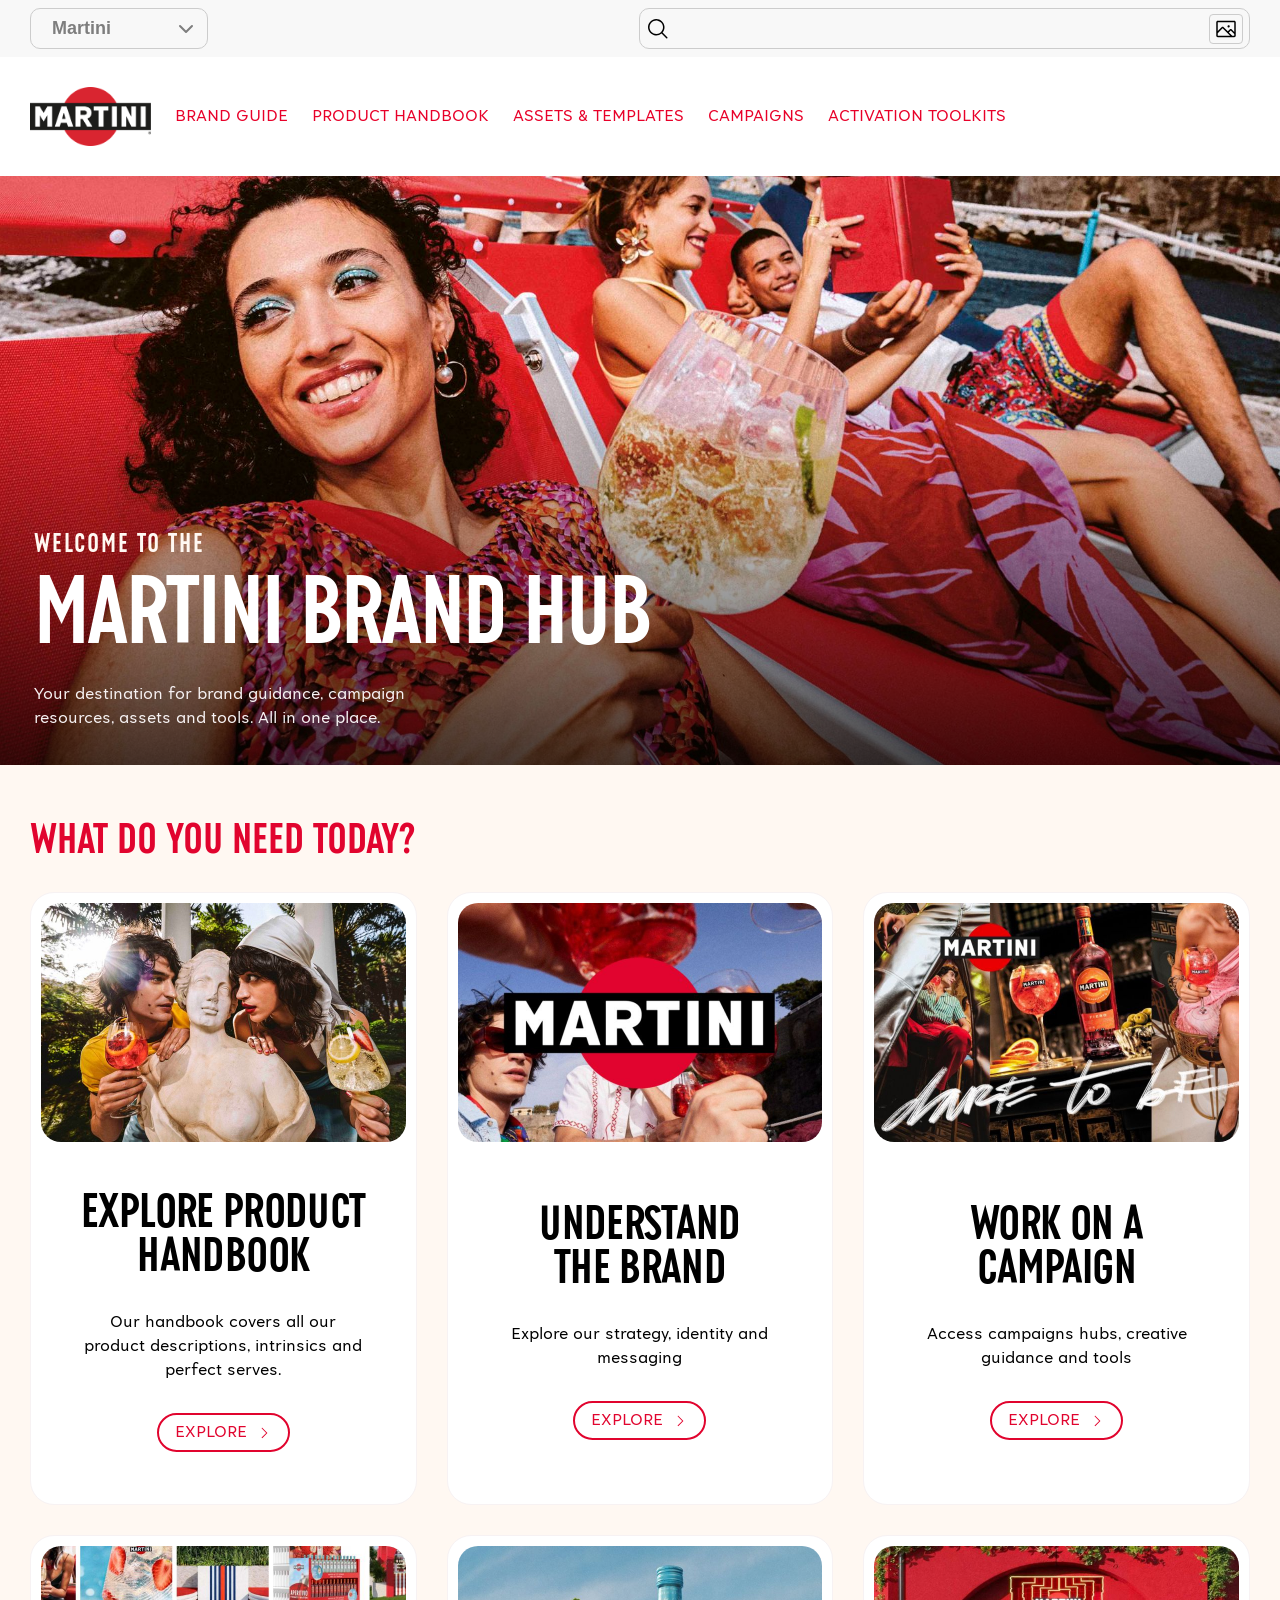
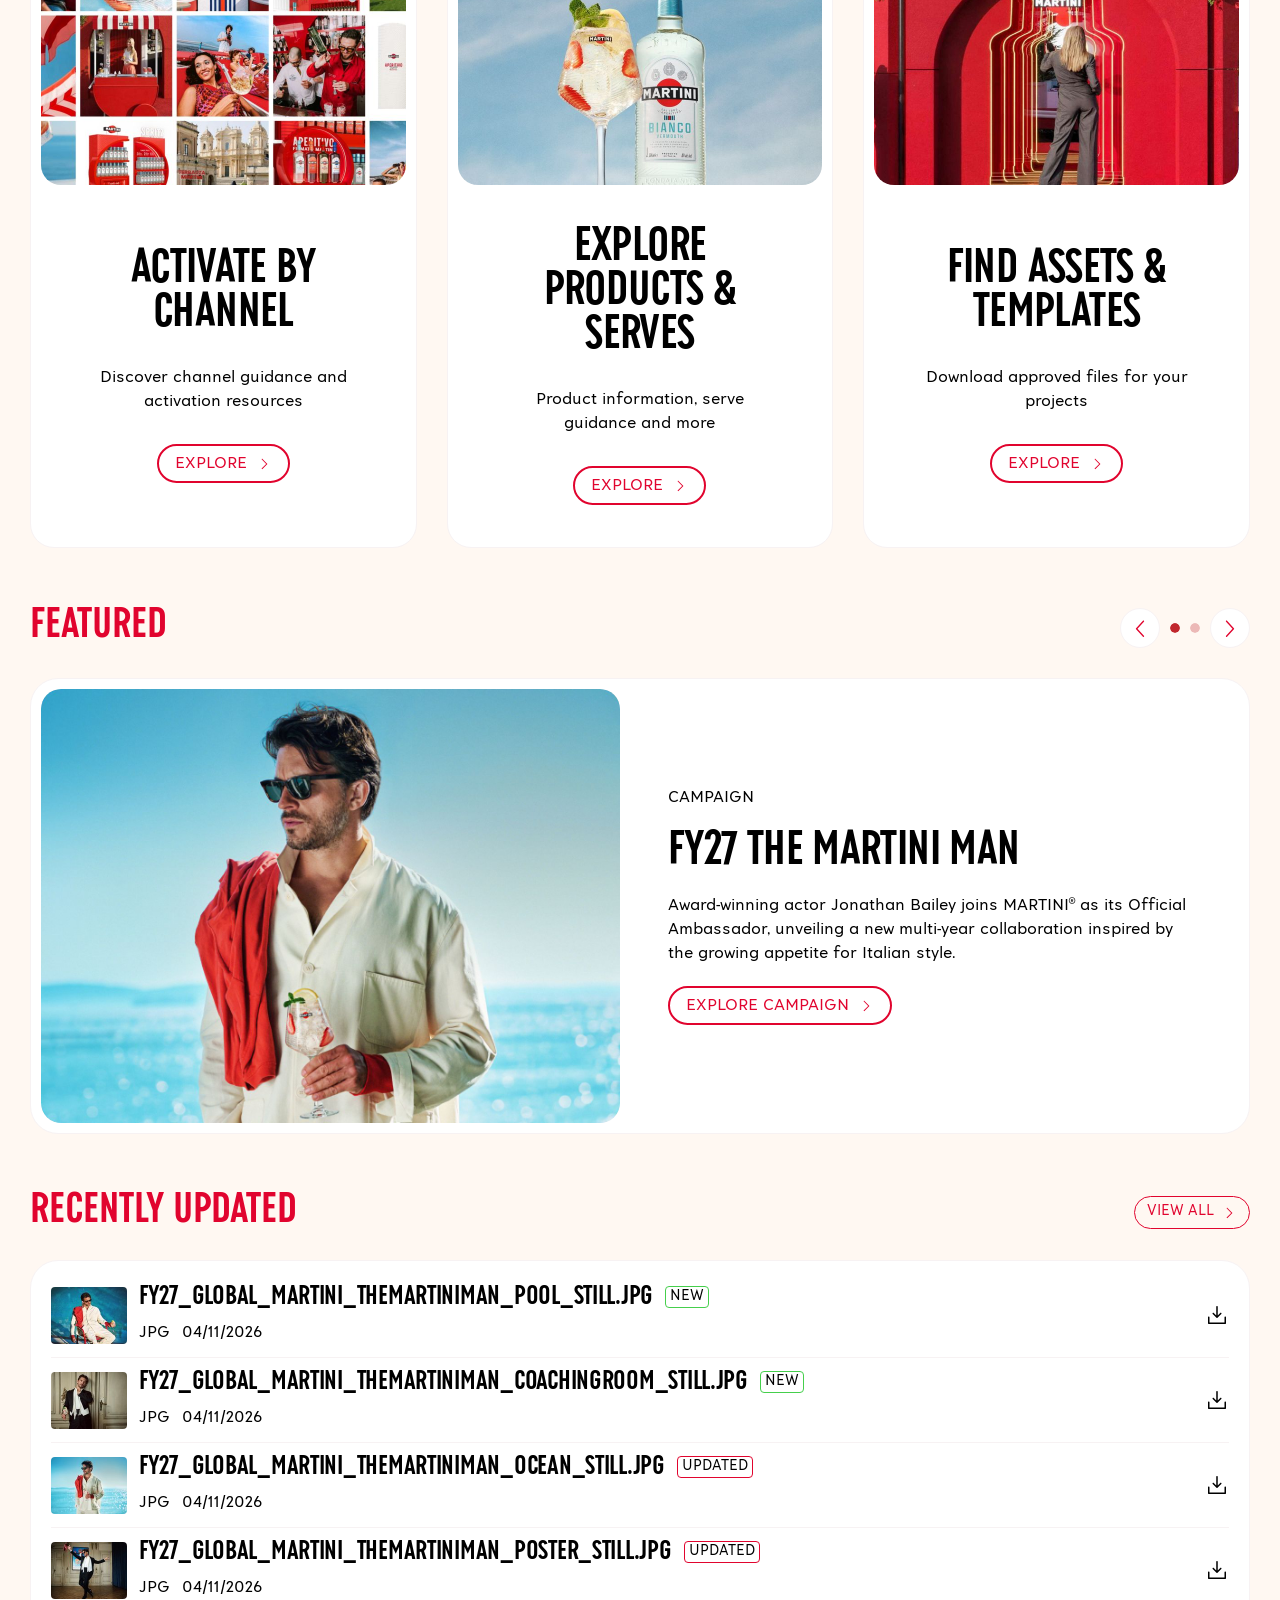
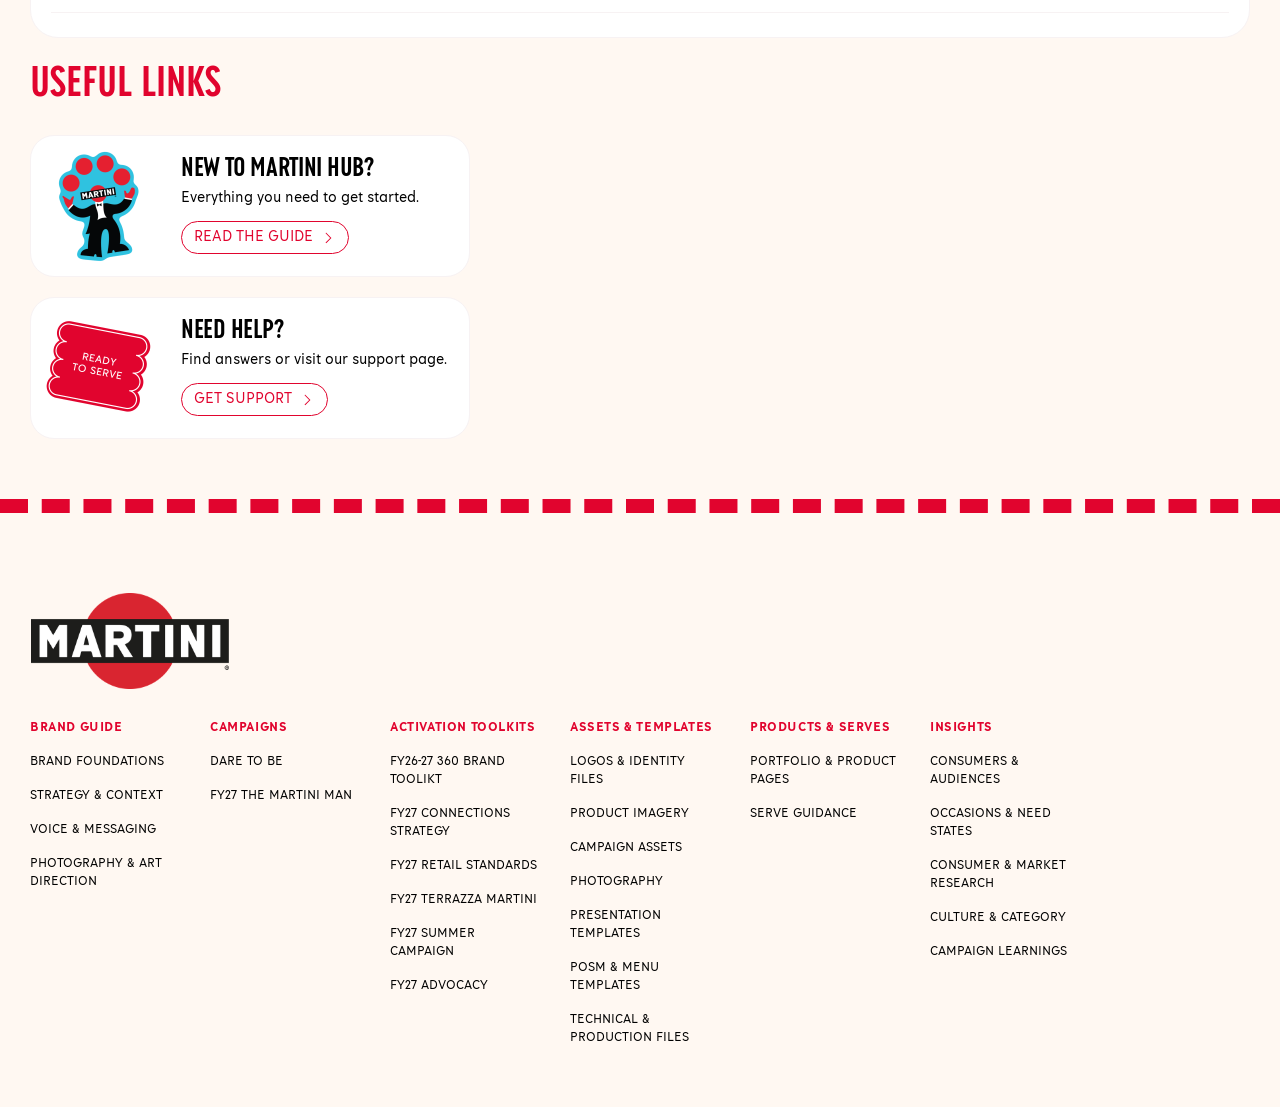
<file: index.html>
<!doctype html>
<html lang="en">
<head>
  <meta charset="utf-8">
  <meta name="viewport" content="width=device-width, initial-scale=1">
  <title>Martini Brand Hub</title>
  <link rel="preload" href="fonts/MartiniTorino-Regular.woff2" as="font" type="font/woff2" crossorigin>
  <link rel="preload" href="fonts/MartiniTorino-CondensedMedium.woff2" as="font" type="font/woff2" crossorigin>
  <link rel="stylesheet" href="styles.css">
</head>
<body>
<div class="page">

  <!-- Sticky site header: global nav + main nav -->
  <div class="site-header">
  <div class="global-nav">
    <button class="brand-select" type="button" aria-haspopup="listbox">
      <span>Martini</span>
      <img src="assets/chevron-down.svg" alt="" width="24" height="24">
    </button>
    <label class="global-search">
      <img src="assets/search.svg" alt="" width="24" height="24">
      <input type="search" aria-label="Search">
      <span class="global-search__image"><img src="assets/search-image.svg" alt="Search by image" width="24" height="24"></span>
    </label>
    <div class="global-user">
      <img src="assets/global-nav-user.png?v=2" alt="Notifications, account and settings">
    </div>
  </div>

  <!-- Main nav -->
  <header class="nav">
    <a class="nav__logo" href="index.html" aria-label="Martini home">
      <img src="assets/logo.png" alt="Martini">
    </a>
    <nav aria-label="Primary">
      <ul class="nav__links">
        <li><a href="brand-guide.html">BRAND GUIDE</a></li>
        <li><a href="#">PRODUCT HANDBOOK</a></li>
        <li><a href="#">ASSETS &amp; TEMPLATES</a></li>
        <li><a href="#">CAMPAIGNS</a></li>
        <li><a href="activation-toolkits.html">ACTIVATION TOOLKITS</a></li>
      </ul>
    </nav>
  </header>
  </div>

  <main>
    <!-- Hero -->
    <section class="hero">
      <img class="hero__img" src="assets/hero.jpg" alt="">
      <div class="hero__shade" aria-hidden="true"></div>
      <p class="hero__eyebrow">WELCOME TO THE</p>
      <h1 class="hero__title d1">MARTINI BRAND HUB</h1>
      <p class="hero__intro b1 trim">Your destination for brand guidance, campaign resources, assets and tools. All in one place.</p>
    </section>

    <!-- What do you need today -->
    <section class="section">
      <h2 class="h1 trim">WHAT DO YOU NEED TODAY?</h2>
      <div class="card-grid">
        <article class="card">
          <img class="card__img" src="assets/card-product-handbook.jpg?v=2" alt="">
          <div class="card__body">
            <h3 class="d2 trim">EXPLORE PRODUCT HANDBOOK</h3>
            <p class="b1 trim">Our handbook covers all our product descriptions, intrinsics and perfect serves.</p>
            <a class="btn" href="#"><span class="trim">EXPLORE</span><img src="assets/arrow-right.svg" alt="" width="15" height="15"></a>
          </div>
        </article>
        <article class="card">
          <img class="card__img" src="assets/card-brand.jpg" alt="">
          <div class="card__body">
            <h3 class="d2 trim">UNDERSTAND<br>THE BRAND</h3>
            <p class="b1 trim">Explore our strategy, identity and messaging</p>
            <a class="btn" href="brand-guide.html"><span class="trim">EXPLORE</span><img src="assets/arrow-right.svg" alt="" width="15" height="15"></a>
          </div>
        </article>
        <article class="card">
          <img class="card__img" src="assets/card-campaign.jpg" alt="">
          <div class="card__body">
            <h3 class="d2 trim">WORK ON A CAMPAIGN</h3>
            <p class="b1 trim">Access campaigns hubs, creative guidance and tools</p>
            <a class="btn" href="#"><span class="trim">EXPLORE</span><img src="assets/arrow-right.svg" alt="" width="15" height="15"></a>
          </div>
        </article>
        <article class="card">
          <img class="card__img" src="assets/card-channel.jpg" alt="">
          <div class="card__body">
            <h3 class="d2 trim">ACTIVATE BY CHANNEL</h3>
            <p class="b1 trim">Discover channel guidance and activation resources</p>
            <a class="btn" href="#"><span class="trim">EXPLORE</span><img src="assets/arrow-right.svg" alt="" width="15" height="15"></a>
          </div>
        </article>
        <article class="card">
          <img class="card__img" src="assets/card-products.jpg?v=2" alt="">
          <div class="card__body">
            <h3 class="d2 trim">EXPLORE PRODUCTS &amp; SERVES</h3>
            <p class="b1 trim">Product information, serve guidance and more</p>
            <a class="btn" href="#"><span class="trim">EXPLORE</span><img src="assets/arrow-right.svg" alt="" width="15" height="15"></a>
          </div>
        </article>
        <article class="card">
          <img class="card__img" src="assets/card-assets.jpg?v=2" alt="">
          <div class="card__body">
            <h3 class="d2 trim">FIND ASSETS &amp; TEMPLATES</h3>
            <p class="b1 trim">Download approved files for your projects</p>
            <a class="btn" href="#"><span class="trim">EXPLORE</span><img src="assets/arrow-right.svg" alt="" width="15" height="15"></a>
          </div>
        </article>
      </div>
    </section>

    <!-- Featured -->
    <section class="section" aria-roledescription="carousel" aria-label="Featured">
      <div class="section__head">
        <h2 class="h1 trim">FEATURED</h2>
        <div class="carousel-controls">
          <button class="carousel-btn" type="button" data-carousel="prev" aria-label="Previous slide">
            <img src="assets/carousel-prev.svg" alt="" width="24" height="24">
          </button>
          <button class="carousel-dot" type="button" data-slide="0" aria-label="Slide 1" aria-current="true"></button>
          <button class="carousel-dot" type="button" data-slide="1" aria-label="Slide 2"></button>
          <button class="carousel-btn" type="button" data-carousel="next" aria-label="Next slide">
            <img src="assets/carousel-next.svg" alt="" width="24" height="24">
          </button>
        </div>
      </div>

      <article class="featured" data-slide-panel="0">
        <img class="featured__img" src="assets/featured-martini-man.jpg" alt="">
        <div class="featured__body">
          <p class="b1 trim">CAMPAIGN</p>
          <h3 class="d2 trim">FY27 THE MARTINI MAN</h3>
          <p class="b1 trim">Award-winning actor Jonathan Bailey joins MARTINI® as its <br class="br-wide">Official Ambassador, unveiling a new multi-year collaboration <br class="br-wide">inspired by the growing appetite for Italian style.</p>
          <a class="btn" href="#"><span class="trim">EXPLORE CAMPAIGN</span><img src="assets/arrow-right.svg" alt="" width="15" height="15"></a>
        </div>
      </article>
      <article class="featured" data-slide-panel="1" hidden>
        <img class="featured__img" src="assets/featured-terrazza.jpg" alt="">
        <div class="featured__body">
          <p class="b1 trim">EXPERIENCE</p>
          <h3 class="d2 trim">TERRAZZA MARTINI</h3>
          <p class="b1 trim">Reimagined this summer, TERRAZZA MARTINI is bringing a taste <br class="br-wide">of Italy to your favourite neighbourhood spots, serving up sunshine <br class="br-wide">and style for that unmistakable Aperitivo vibe.</p>
          <a class="btn" href="#"><span class="trim">EXPLORE TOOLKIT</span><img src="assets/arrow-right.svg" alt="" width="15" height="15"></a>
        </div>
      </article>
    </section>

    <!-- Recently updated + useful links -->
    <section class="section section--last">
      <div class="split">
        <div class="split__col">
          <div class="section__head">
            <h2 class="h1 trim">RECENTLY UPDATED</h2>
            <a class="btn btn--sm" href="#"><span class="trim">VIEW ALL</span><img src="assets/arrow-right.svg" alt="" width="15" height="15"></a>
          </div>
          <ul class="asset-list">
            <li class="asset">
              <img class="asset__thumb" src="assets/recent/pool.jpg" alt="" width="76" height="57" loading="lazy">
              <div class="asset__info">
                <div class="asset__title"><h3 class="h2 trim"><a href="#">FY27_<wbr>Global_<wbr>MARTINI_<wbr>TheMARTINIMan_<wbr>Pool_<wbr>Still.jpg</a></h3><span class="tag">NEW</span></div>
                <div class="asset__meta b1"><span class="trim">JPG</span><span class="trim">04/11/2026</span></div>
              </div>
              <a class="asset__download" href="#" aria-label="Download FY27_Global_MARTINI_TheMARTINIMan_Pool_Still.jpg"><span class="asset__download-icon" aria-hidden="true"></span></a>
            </li>
            <li class="asset">
              <img class="asset__thumb" src="assets/recent/coaching-room.jpg" alt="" width="76" height="57" loading="lazy">
              <div class="asset__info">
                <div class="asset__title"><h3 class="h2 trim"><a href="#">FY27_<wbr>Global_<wbr>MARTINI_<wbr>TheMARTINIMan_<wbr>CoachingRoom_<wbr>Still.jpg</a></h3><span class="tag">NEW</span></div>
                <div class="asset__meta b1"><span class="trim">JPG</span><span class="trim">04/11/2026</span></div>
              </div>
              <a class="asset__download" href="#" aria-label="Download FY27_Global_MARTINI_TheMARTINIMan_CoachingRoom_Still.jpg"><span class="asset__download-icon" aria-hidden="true"></span></a>
            </li>
            <li class="asset">
              <img class="asset__thumb" src="assets/recent/ocean.jpg" alt="" width="76" height="57" loading="lazy">
              <div class="asset__info">
                <div class="asset__title"><h3 class="h2 trim"><a href="#">FY27_<wbr>Global_<wbr>MARTINI_<wbr>TheMARTINIMan_<wbr>Ocean_<wbr>Still.jpg</a></h3><span class="tag tag--updated">UPDATED</span></div>
                <div class="asset__meta b1"><span class="trim">JPG</span><span class="trim">04/11/2026</span></div>
              </div>
              <a class="asset__download" href="#" aria-label="Download FY27_Global_MARTINI_TheMARTINIMan_Ocean_Still.jpg"><span class="asset__download-icon" aria-hidden="true"></span></a>
            </li>
            <li class="asset">
              <img class="asset__thumb" src="assets/recent/poster.jpg" alt="" width="76" height="57" loading="lazy">
              <div class="asset__info">
                <div class="asset__title"><h3 class="h2 trim"><a href="#">FY27_<wbr>Global_<wbr>MARTINI_<wbr>TheMARTINIMan_<wbr>Poster_<wbr>Still.jpg</a></h3><span class="tag tag--updated">UPDATED</span></div>
                <div class="asset__meta b1"><span class="trim">JPG</span><span class="trim">04/11/2026</span></div>
              </div>
              <a class="asset__download" href="#" aria-label="Download FY27_Global_MARTINI_TheMARTINIMan_Poster_Still.jpg"><span class="asset__download-icon" aria-hidden="true"></span></a>
            </li>
          </ul>
        </div>

        <div class="split__col">
          <h2 class="h1 trim">USEFUL LINKS</h2>
          <div class="link-cards">
            <article class="link-card">
              <img class="link-card__img" src="assets/link-new.png" alt="">
              <div class="link-card__body">
                <div class="link-card__text">
                  <h3 class="h2 trim">NEW TO MARTINI HUB?</h3>
                  <p class="b2">Everything you need to get started.</p>
                </div>
                <a class="btn btn--sm" href="#"><span class="trim">READ THE GUIDE</span><img src="assets/arrow-right.svg" alt="" width="15" height="15"></a>
              </div>
            </article>
            <article class="link-card">
              <img class="link-card__img" src="assets/link-help.png" alt="">
              <div class="link-card__body">
                <div class="link-card__text">
                  <h3 class="h2 trim">NEED HELP?</h3>
                  <p class="b2">Find answers or visit our support page.</p>
                </div>
                <a class="btn btn--sm" href="#"><span class="trim">GET SUPPORT</span><img src="assets/arrow-right.svg" alt="" width="15" height="15"></a>
              </div>
            </article>
          </div>
        </div>
      </div>
    </section>
  </main>

  <!-- Footer -->
  <footer class="footer">
    <a class="footer__logo" href="#" aria-label="Martini home"><img src="assets/logo.png" alt="Martini"></a>
    <nav class="footer__cols" aria-label="Footer">
      <div class="footer__col">
        <h3>BRAND GUIDE</h3>
        <ul>
          <li><a href="#">BRAND FOUNDATIONS</a></li>
          <li><a href="#">STRATEGY &amp; CONTEXT</a></li>
          <li><a href="#">VOICE &amp; MESSAGING</a></li>
          <li><a href="#">PHOTOGRAPHY &amp; ART DIRECTION</a></li>
        </ul>
      </div>
      <div class="footer__col">
        <h3>CAMPAIGNS</h3>
        <ul>
          <li><a href="#">DARE TO BE</a></li>
          <li><a href="#">FY27 THE MARTINI MAN</a></li>
        </ul>
      </div>
      <div class="footer__col">
        <h3>ACTIVATION TOOLKITS</h3>
        <ul>
          <li><a href="#">FY26-27 360 Brand Toolikt</a></li>
          <li><a href="#">FY27 Connections Strategy</a></li>
          <li><a href="#">FY27 Retail Standards</a></li>
          <li><a href="#">FY27 TERRAZZA MARTINI</a></li>
          <li><a href="#">FY27 Summer Campaign</a></li>
          <li><a href="#">FY27 Advocacy</a></li>
        </ul>
      </div>
      <div class="footer__col">
        <h3>ASSETS &amp; TEMPLATES</h3>
        <ul>
          <li><a href="#">Logos &amp; Identity files</a></li>
          <li><a href="#">Product Imagery</a></li>
          <li><a href="#">Campaign Assets</a></li>
          <li><a href="#">Photography</a></li>
          <li><a href="#">Presentation Templates</a></li>
          <li><a href="#">POSM &amp; Menu Templates</a></li>
          <li><a href="#">Technical &amp; Production Files</a></li>
        </ul>
      </div>
      <div class="footer__col">
        <h3>PRODUCTS &amp; SERVES</h3>
        <ul>
          <li><a href="#">Portfolio &amp; Product Pages</a></li>
          <li><a href="#">Serve Guidance</a></li>
        </ul>
      </div>
      <div class="footer__col">
        <h3>INSIGHTS</h3>
        <ul>
          <li><a href="#">Consumers &amp; Audiences</a></li>
          <li><a href="#">Occasions &amp; Need States</a></li>
          <li><a href="#">Consumer &amp; Market Research</a></li>
          <li><a href="#">Culture &amp; Category</a></li>
          <li><a href="#">Campaign Learnings</a></li>
        </ul>
      </div>
    </nav>
  </footer>
</div>

<script src="main.js"></script>
</body>
</html>
</file>
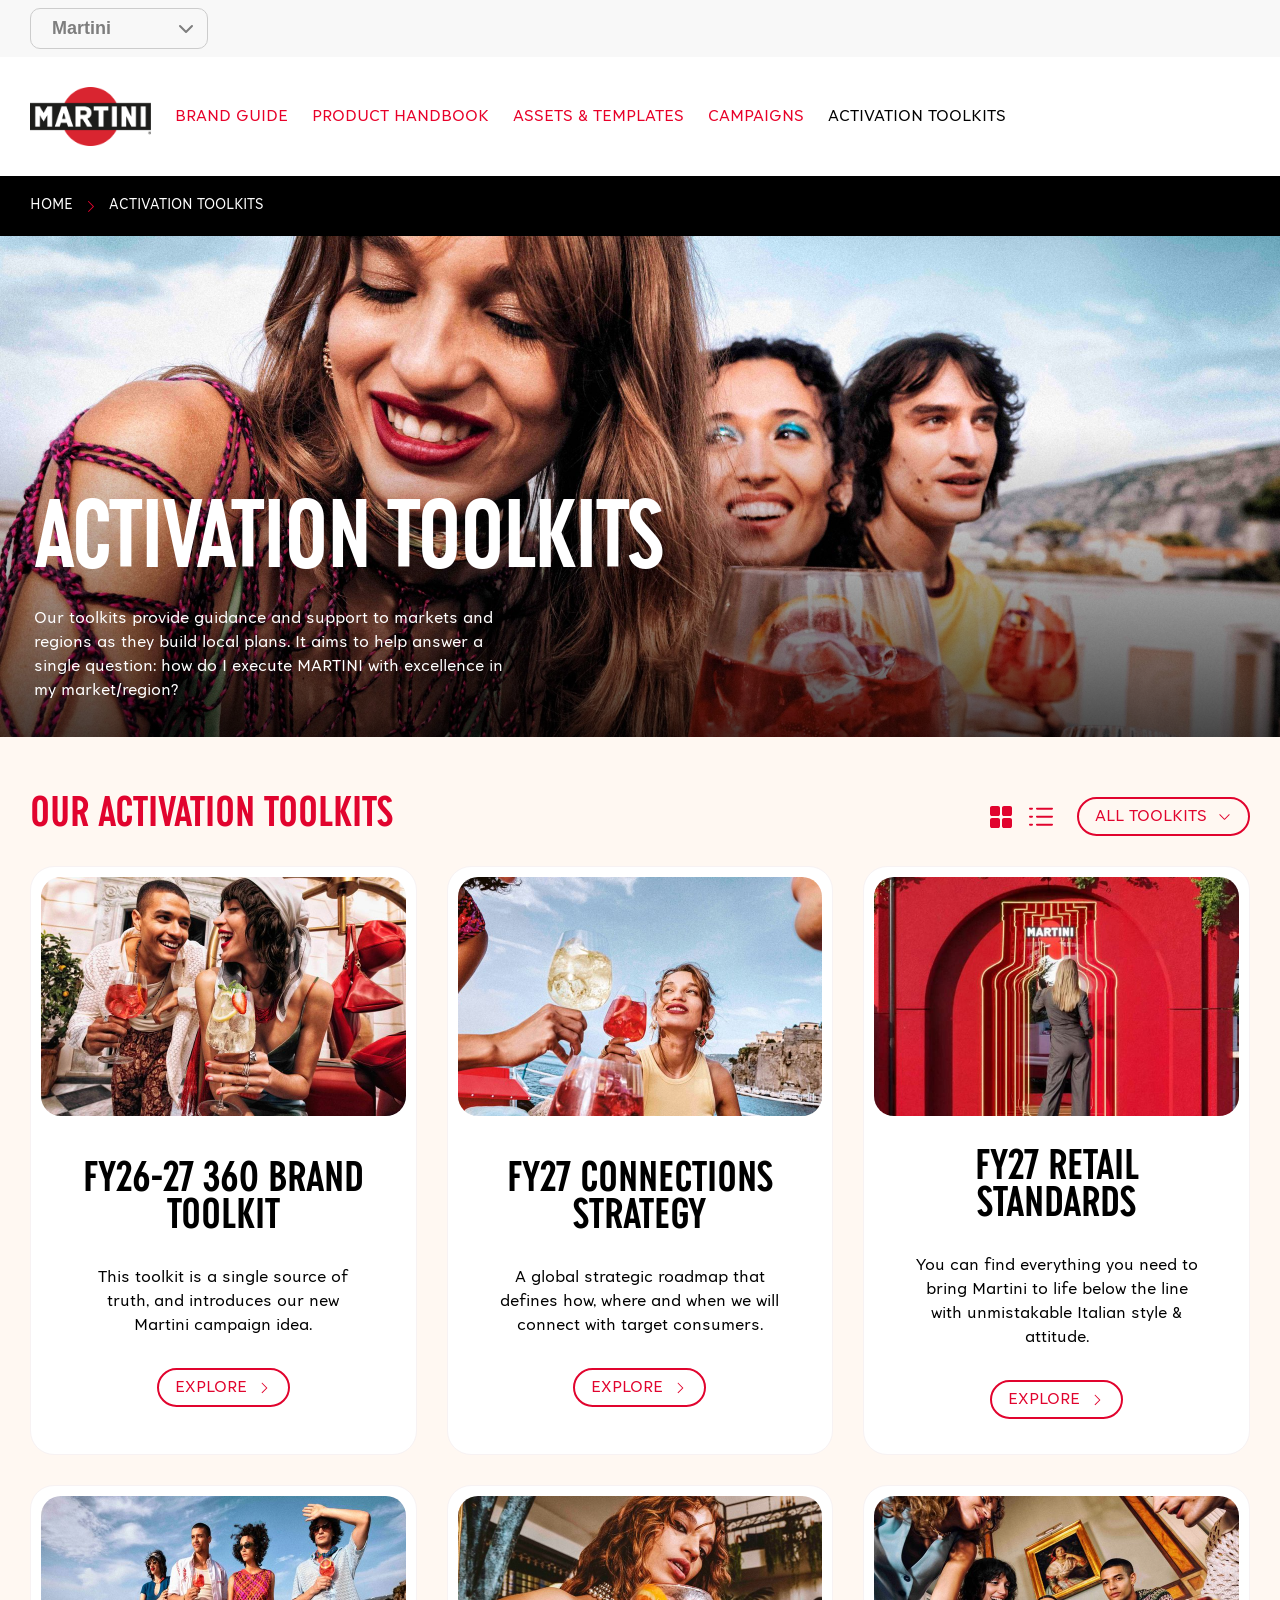
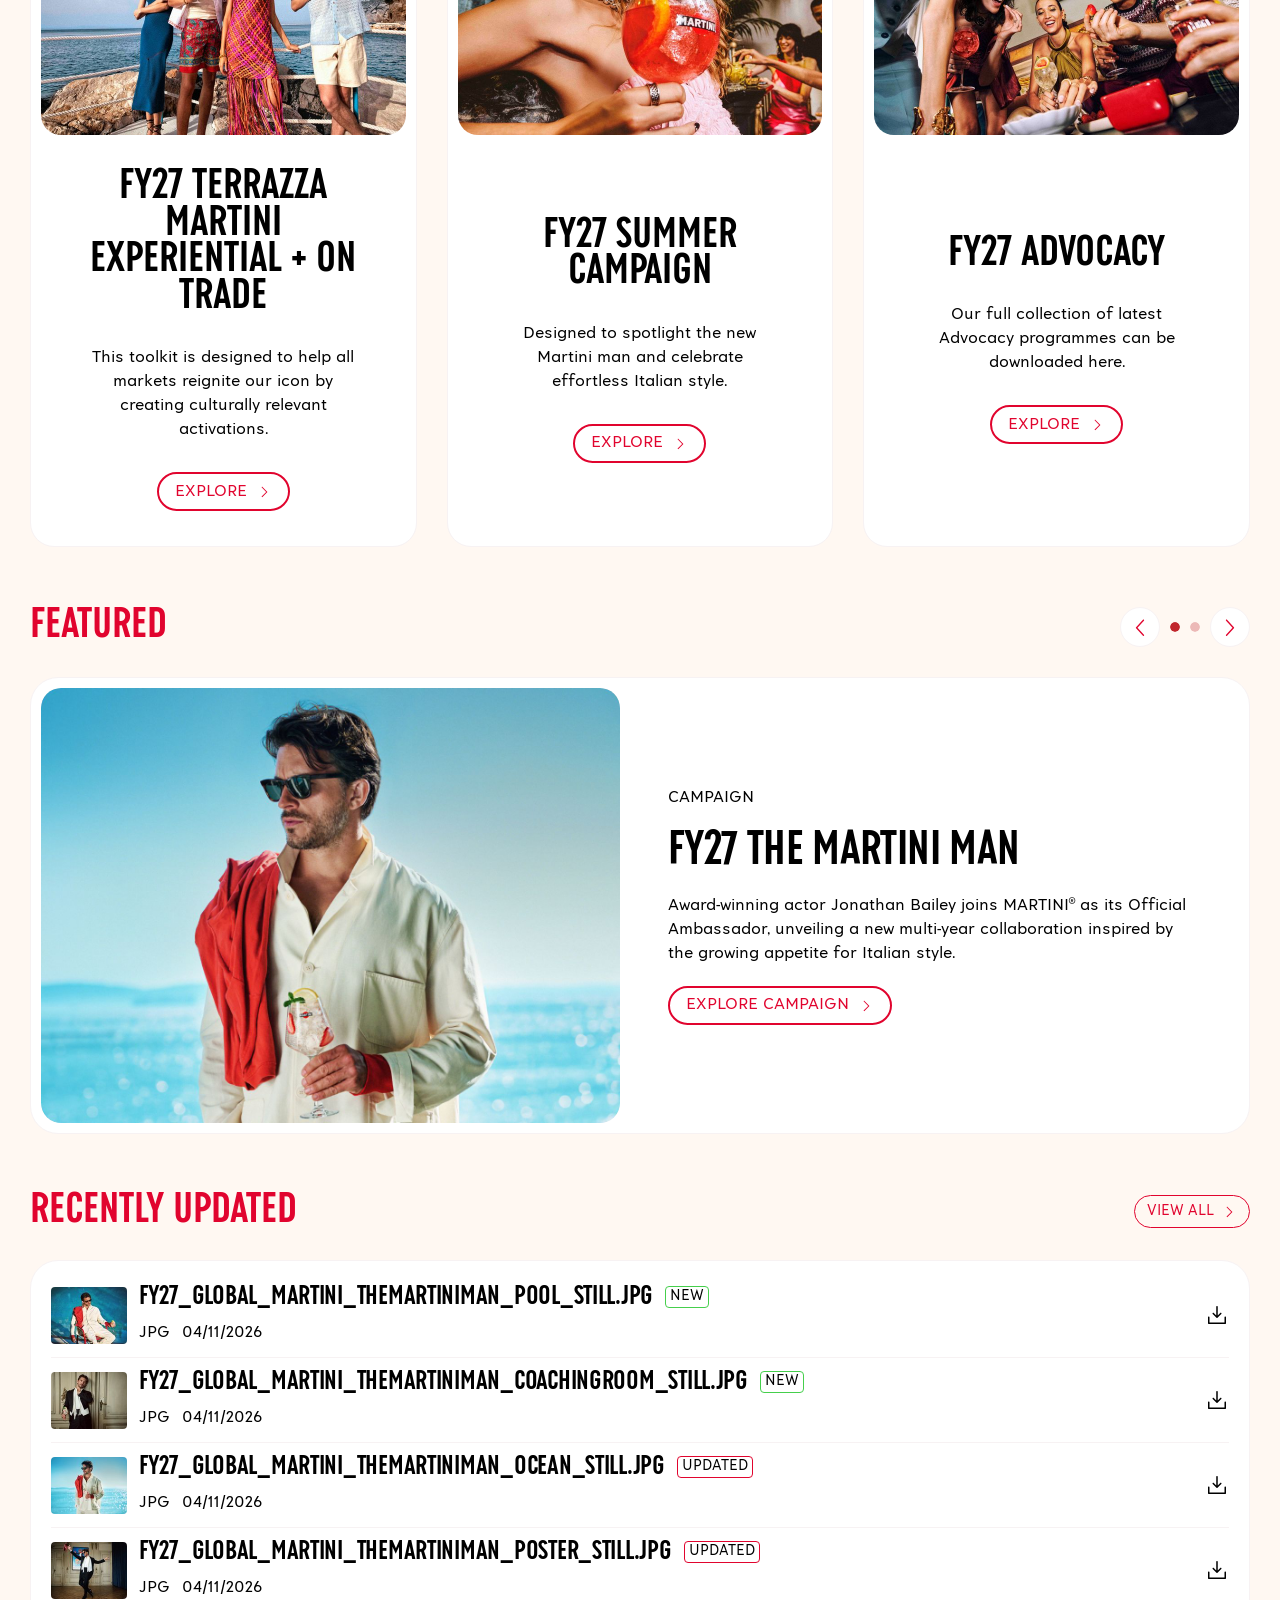
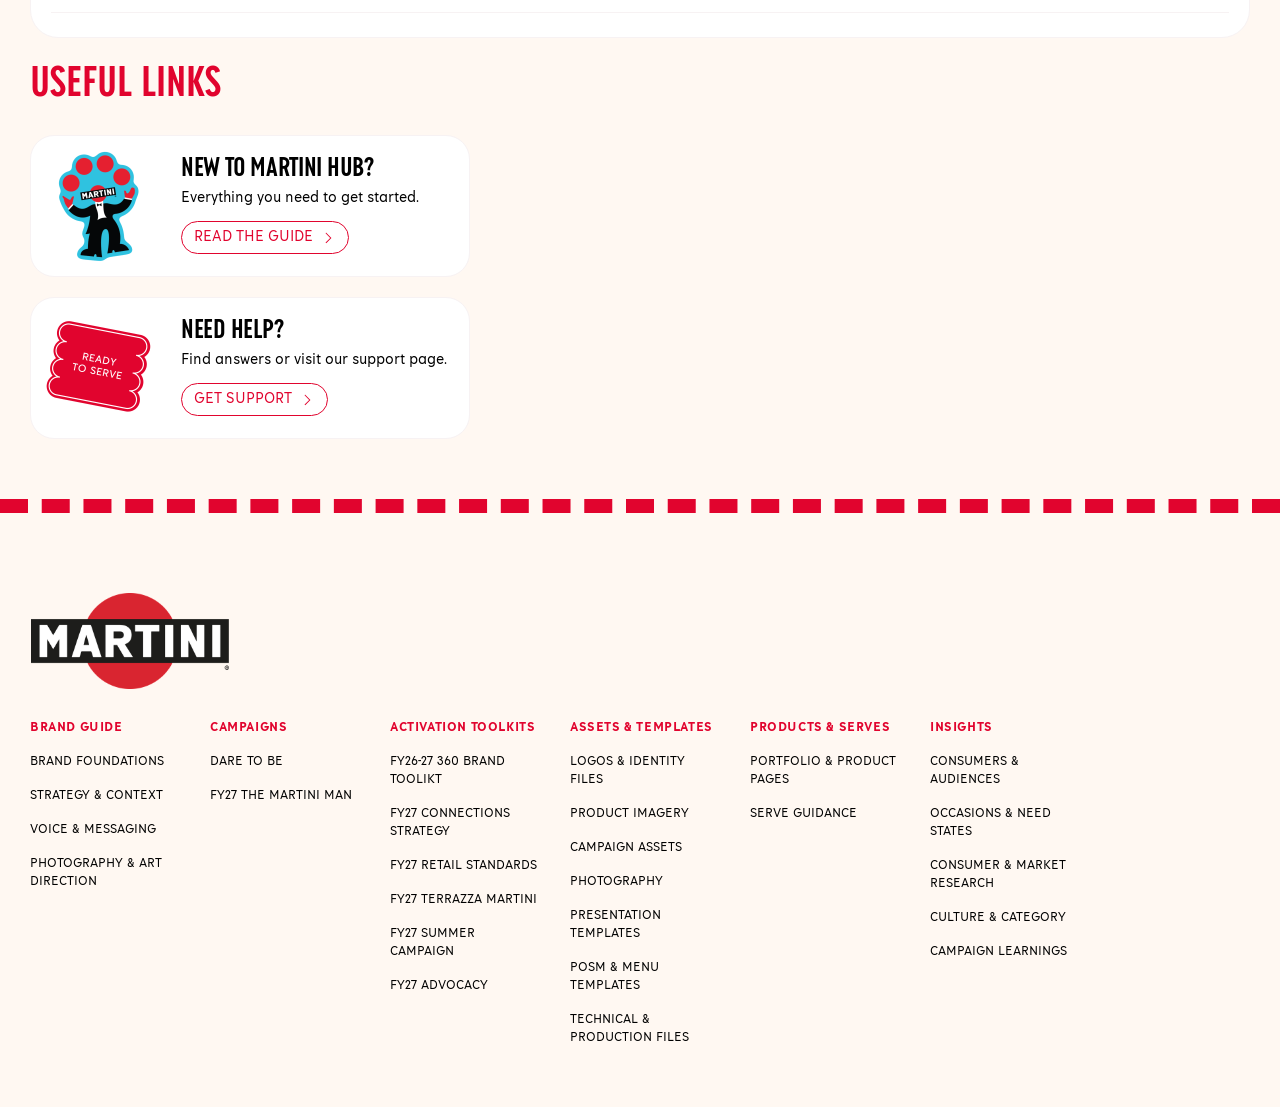
<file: activation-toolkits.html>
<!doctype html>
<html lang="en">
<head>
  <meta charset="utf-8">
  <meta name="viewport" content="width=device-width, initial-scale=1">
  <title>Activation Toolkits · Martini Brand Hub</title>
  <link rel="preload" href="fonts/MartiniTorino-Regular.woff2" as="font" type="font/woff2" crossorigin>
  <link rel="preload" href="fonts/MartiniTorino-CondensedMedium.woff2" as="font" type="font/woff2" crossorigin>
  <link rel="stylesheet" href="styles.css">
</head>
<body>
<div class="page">

  <!-- Sticky site header: global nav + main nav + breadcrumb -->
  <div class="site-header">
    <div class="global-nav">
      <button class="brand-select" type="button" aria-haspopup="listbox">
        <span>Martini</span>
        <img src="assets/chevron-down.svg" alt="" width="24" height="24">
      </button>
      <div class="global-user">
        <img src="assets/global-nav-user.png?v=2" alt="Notifications, account and settings">
      </div>
    </div>

    <header class="nav">
      <a class="nav__logo" href="index.html" aria-label="Martini home">
        <img src="assets/logo.png" alt="Martini">
      </a>
      <nav aria-label="Primary">
        <ul class="nav__links">
          <li><a href="brand-guide.html">BRAND GUIDE</a></li>
          <li><a href="#">PRODUCT HANDBOOK</a></li>
          <li><a href="#">ASSETS &amp; TEMPLATES</a></li>
          <li><a href="#">CAMPAIGNS</a></li>
          <li><a href="activation-toolkits.html" aria-current="page">ACTIVATION TOOLKITS</a></li>
        </ul>
      </nav>
    </header>

    <nav class="breadcrumb" aria-label="Breadcrumb">
      <ol>
        <li><a href="index.html">HOME</a></li>
        <li><img src="assets/brand-guide/icon-breadcrumb-caret.svg" alt="" width="16" height="16"><span aria-current="page">ACTIVATION TOOLKITS</span></li>
      </ol>
    </nav>
  </div>

  <main>
    <!-- Hero -->
    <section class="hero hero--compact hero--toolkits">
      <img class="hero__img" src="assets/toolkits/hero-toolkits.jpg" alt="" width="1440" height="501">
      <div class="hero__shade" aria-hidden="true"></div>
      <h1 class="hero__title d1">ACTIVATION TOOLKITS</h1>
      <p class="hero__intro b1 trim">Our toolkits provide guidance and support to markets and regions as they build local plans. It aims to help answer a single question: how do I execute MARTINI with excellence in my market/region?</p>
    </section>

    <!-- Toolkits: grid / list views -->
    <section class="section" aria-labelledby="toolkits-title">
      <div class="section__head">
        <h2 class="h1 trim" id="toolkits-title">OUR ACTIVATION TOOLKITS</h2>
        <div class="section__actions">
          <div class="view-toggle" role="group" aria-label="Layout">
            <button type="button" data-view-btn="grid" aria-pressed="true" aria-label="Grid view">
              <img src="assets/toolkits/icon-grid-active.svg" alt="" width="32" height="32">
            </button>
            <button type="button" data-view-btn="list" aria-pressed="false" aria-label="List view">
              <img src="assets/toolkits/icon-list.svg" alt="" width="32" height="32">
            </button>
          </div>
          <a class="btn" href="#"><span class="trim">ALL TOOLKITS</span><img src="assets/toolkits/icon-caret-down.svg" alt="" width="15" height="15"></a>
        </div>
      </div>
      <ul class="toolkits card-grid" id="toolkits" data-view="grid">
        <li class="card toolkit">
          <img class="card__img toolkit__img" src="assets/toolkits/brand-360.jpg" alt="">
          <img class="toolkit__thumb" src="assets/toolkits/brand-360-thumb.jpg" alt="" loading="lazy">
          <div class="card__body toolkit__body">
            <div class="toolkit__text">
              <h3 class="h1 trim">FY26-27 360 BRAND TOOLKIT</h3>
              <p class="b1 trim">This toolkit is a single source <br class="br-wide">of truth, and introduces our new <br class="br-wide">Martini campaign idea.</p>
            </div>
            <a class="btn" href="#"><span class="trim">EXPLORE</span><img src="assets/arrow-right.svg" alt="" width="15" height="15"></a>
          </div>
        </li>
        <li class="card toolkit">
          <img class="card__img toolkit__img" src="assets/toolkits/connections.jpg" alt="">
          <img class="toolkit__thumb" src="assets/toolkits/connections-thumb.jpg" alt="" loading="lazy">
          <div class="card__body toolkit__body">
            <div class="toolkit__text">
              <h3 class="h1 trim">FY27 CONNECTIONS STRATEGY</h3>
              <p class="b1 trim">A global strategic roadmap that <br class="br-wide">defines how, where and when we will connect with target consumers.</p>
            </div>
            <a class="btn" href="#"><span class="trim">EXPLORE</span><img src="assets/arrow-right.svg" alt="" width="15" height="15"></a>
          </div>
        </li>
        <li class="card toolkit">
          <img class="card__img toolkit__img" src="assets/toolkits/retail.jpg" alt="">
          <img class="toolkit__thumb" src="assets/toolkits/retail-thumb.jpg" alt="" loading="lazy">
          <div class="card__body toolkit__body">
            <div class="toolkit__text">
              <h3 class="h1 trim">FY27 RETAIL STANDARDS</h3>
              <p class="b1 trim">You can find everything you need to <br class="br-wide">bring Martini to life below the line with unmistakable Italian style &amp; attitude.</p>
            </div>
            <a class="btn" href="retail-standards.html"><span class="trim">EXPLORE</span><img src="assets/arrow-right.svg" alt="" width="15" height="15"></a>
          </div>
        </li>
        <li class="card toolkit">
          <img class="card__img toolkit__img" src="assets/toolkits/terrazza.jpg" alt="">
          <img class="toolkit__thumb" src="assets/toolkits/terrazza-thumb.jpg" alt="" loading="lazy">
          <div class="card__body toolkit__body">
            <div class="toolkit__text">
              <h3 class="h1 trim">FY27 TERRAZZA MARTINI EXPERIENTIAL + ON TRADE</h3>
              <p class="b1 trim">This toolkit is designed to help all <br class="br-wide">markets reignite our icon by creating culturally relevant activations.</p>
            </div>
            <a class="btn" href="#"><span class="trim">EXPLORE</span><img src="assets/arrow-right.svg" alt="" width="15" height="15"></a>
          </div>
        </li>
        <li class="card toolkit">
          <img class="card__img toolkit__img" src="assets/toolkits/summer.jpg" alt="">
          <img class="toolkit__thumb" src="assets/toolkits/summer-thumb.jpg" alt="" loading="lazy">
          <div class="card__body toolkit__body">
            <div class="toolkit__text">
              <h3 class="h1 trim">FY27 SUMMER CAMPAIGN</h3>
              <p class="b1 trim">Designed to spotlight the <br class="br-wide">new Martini man and celebrate <br class="br-wide">effortless Italian style.</p>
            </div>
            <a class="btn" href="#"><span class="trim">EXPLORE</span><img src="assets/arrow-right.svg" alt="" width="15" height="15"></a>
          </div>
        </li>
        <li class="card toolkit">
          <img class="card__img toolkit__img" src="assets/toolkits/advocacy.jpg" alt="">
          <img class="toolkit__thumb" src="assets/toolkits/advocacy-thumb.jpg" alt="" loading="lazy">
          <div class="card__body toolkit__body">
            <div class="toolkit__text">
              <h3 class="h1 trim">FY27 ADVOCACY</h3>
              <p class="b1 trim">Our full collection of latest <br class="br-wide">Advocacy programmes can be <br class="br-wide">downloaded here.</p>
            </div>
            <a class="btn" href="#"><span class="trim">EXPLORE</span><img src="assets/arrow-right.svg" alt="" width="15" height="15"></a>
          </div>
        </li>
      </ul>
    </section>

    <!-- Featured -->
    <section class="section" aria-roledescription="carousel" aria-label="Featured">
      <div class="section__head">
        <h2 class="h1 trim">FEATURED</h2>
        <div class="carousel-controls">
          <button class="carousel-btn" type="button" data-carousel="prev" aria-label="Previous slide">
            <img src="assets/carousel-prev.svg" alt="" width="24" height="24">
          </button>
          <button class="carousel-dot" type="button" data-slide="0" aria-label="Slide 1" aria-current="true"></button>
          <button class="carousel-dot" type="button" data-slide="1" aria-label="Slide 2"></button>
          <button class="carousel-btn" type="button" data-carousel="next" aria-label="Next slide">
            <img src="assets/carousel-next.svg" alt="" width="24" height="24">
          </button>
        </div>
      </div>

      <article class="featured" data-slide-panel="0">
        <img class="featured__img" src="assets/featured-martini-man.jpg" alt="">
        <div class="featured__body">
          <p class="b1 trim">CAMPAIGN</p>
          <h3 class="d2 trim">FY27 THE MARTINI MAN</h3>
          <p class="b1 trim">Award-winning actor Jonathan Bailey joins MARTINI® as its <br class="br-wide">Official Ambassador, unveiling a new multi-year collaboration <br class="br-wide">inspired by the growing appetite for Italian style.</p>
          <a class="btn" href="#"><span class="trim">EXPLORE CAMPAIGN</span><img src="assets/arrow-right.svg" alt="" width="15" height="15"></a>
        </div>
      </article>
      <article class="featured" data-slide-panel="1" hidden>
        <img class="featured__img" src="assets/featured-terrazza.jpg" alt="">
        <div class="featured__body">
          <p class="b1 trim">EXPERIENCE</p>
          <h3 class="d2 trim">TERRAZZA MARTINI</h3>
          <p class="b1 trim">Reimagined this summer, TERRAZZA MARTINI is bringing a taste <br class="br-wide">of Italy to your favourite neighbourhood spots, serving up sunshine <br class="br-wide">and style for that unmistakable Aperitivo vibe.</p>
          <a class="btn" href="#"><span class="trim">EXPLORE TOOLKIT</span><img src="assets/arrow-right.svg" alt="" width="15" height="15"></a>
        </div>
      </article>
    </section>

    <!-- Recently updated + useful links -->
    <section class="section section--last">
      <div class="split">
        <div class="split__col">
          <div class="section__head">
            <h2 class="h1 trim">RECENTLY UPDATED</h2>
            <a class="btn btn--sm" href="#"><span class="trim">VIEW ALL</span><img src="assets/arrow-right.svg" alt="" width="15" height="15"></a>
          </div>
          <ul class="asset-list">
            <li class="asset">
              <img class="asset__thumb" src="assets/recent/pool.jpg" alt="" width="76" height="57" loading="lazy">
              <div class="asset__info">
                <div class="asset__title"><h3 class="h2 trim"><a href="#">FY27_<wbr>Global_<wbr>MARTINI_<wbr>TheMARTINIMan_<wbr>Pool_<wbr>Still.jpg</a></h3><span class="tag">NEW</span></div>
                <div class="asset__meta b1"><span class="trim">JPG</span><span class="trim">04/11/2026</span></div>
              </div>
              <a class="asset__download" href="#" aria-label="Download FY27_Global_MARTINI_TheMARTINIMan_Pool_Still.jpg"><span class="asset__download-icon" aria-hidden="true"></span></a>
            </li>
            <li class="asset">
              <img class="asset__thumb" src="assets/recent/coaching-room.jpg" alt="" width="76" height="57" loading="lazy">
              <div class="asset__info">
                <div class="asset__title"><h3 class="h2 trim"><a href="#">FY27_<wbr>Global_<wbr>MARTINI_<wbr>TheMARTINIMan_<wbr>CoachingRoom_<wbr>Still.jpg</a></h3><span class="tag">NEW</span></div>
                <div class="asset__meta b1"><span class="trim">JPG</span><span class="trim">04/11/2026</span></div>
              </div>
              <a class="asset__download" href="#" aria-label="Download FY27_Global_MARTINI_TheMARTINIMan_CoachingRoom_Still.jpg"><span class="asset__download-icon" aria-hidden="true"></span></a>
            </li>
            <li class="asset">
              <img class="asset__thumb" src="assets/recent/ocean.jpg" alt="" width="76" height="57" loading="lazy">
              <div class="asset__info">
                <div class="asset__title"><h3 class="h2 trim"><a href="#">FY27_<wbr>Global_<wbr>MARTINI_<wbr>TheMARTINIMan_<wbr>Ocean_<wbr>Still.jpg</a></h3><span class="tag tag--updated">UPDATED</span></div>
                <div class="asset__meta b1"><span class="trim">JPG</span><span class="trim">04/11/2026</span></div>
              </div>
              <a class="asset__download" href="#" aria-label="Download FY27_Global_MARTINI_TheMARTINIMan_Ocean_Still.jpg"><span class="asset__download-icon" aria-hidden="true"></span></a>
            </li>
            <li class="asset">
              <img class="asset__thumb" src="assets/recent/poster.jpg" alt="" width="76" height="57" loading="lazy">
              <div class="asset__info">
                <div class="asset__title"><h3 class="h2 trim"><a href="#">FY27_<wbr>Global_<wbr>MARTINI_<wbr>TheMARTINIMan_<wbr>Poster_<wbr>Still.jpg</a></h3><span class="tag tag--updated">UPDATED</span></div>
                <div class="asset__meta b1"><span class="trim">JPG</span><span class="trim">04/11/2026</span></div>
              </div>
              <a class="asset__download" href="#" aria-label="Download FY27_Global_MARTINI_TheMARTINIMan_Poster_Still.jpg"><span class="asset__download-icon" aria-hidden="true"></span></a>
            </li>
          </ul>
        </div>

        <div class="split__col">
          <h2 class="h1 trim">USEFUL LINKS</h2>
          <div class="link-cards">
            <article class="link-card">
              <img class="link-card__img" src="assets/link-new.png" alt="">
              <div class="link-card__body">
                <div class="link-card__text">
                  <h3 class="h2 trim">NEW TO MARTINI HUB?</h3>
                  <p class="b2">Everything you need to get started.</p>
                </div>
                <a class="btn btn--sm" href="#"><span class="trim">READ THE GUIDE</span><img src="assets/arrow-right.svg" alt="" width="15" height="15"></a>
              </div>
            </article>
            <article class="link-card">
              <img class="link-card__img" src="assets/link-help.png" alt="">
              <div class="link-card__body">
                <div class="link-card__text">
                  <h3 class="h2 trim">NEED HELP?</h3>
                  <p class="b2">Find answers or visit our support page.</p>
                </div>
                <a class="btn btn--sm" href="#"><span class="trim">GET SUPPORT</span><img src="assets/arrow-right.svg" alt="" width="15" height="15"></a>
              </div>
            </article>
          </div>
        </div>
      </div>
    </section>
  </main>

  <!-- Footer -->
  <footer class="footer">
    <a class="footer__logo" href="index.html" aria-label="Martini home"><img src="assets/logo.png" alt="Martini"></a>
    <nav class="footer__cols" aria-label="Footer">
      <div class="footer__col">
        <h3>BRAND GUIDE</h3>
        <ul>
          <li><a href="#">BRAND FOUNDATIONS</a></li>
          <li><a href="#">STRATEGY &amp; CONTEXT</a></li>
          <li><a href="#">VOICE &amp; MESSAGING</a></li>
          <li><a href="#">PHOTOGRAPHY &amp; ART DIRECTION</a></li>
        </ul>
      </div>
      <div class="footer__col">
        <h3>CAMPAIGNS</h3>
        <ul>
          <li><a href="#">DARE TO BE</a></li>
          <li><a href="#">FY27 THE MARTINI MAN</a></li>
        </ul>
      </div>
      <div class="footer__col">
        <h3>ACTIVATION TOOLKITS</h3>
        <ul>
          <li><a href="#">FY26-27 360 Brand Toolikt</a></li>
          <li><a href="#">FY27 Connections Strategy</a></li>
          <li><a href="#">FY27 Retail Standards</a></li>
          <li><a href="#">FY27 TERRAZZA MARTINI</a></li>
          <li><a href="#">FY27 Summer Campaign</a></li>
          <li><a href="#">FY27 Advocacy</a></li>
        </ul>
      </div>
      <div class="footer__col">
        <h3>ASSETS &amp; TEMPLATES</h3>
        <ul>
          <li><a href="#">Logos &amp; Identity files</a></li>
          <li><a href="#">Product Imagery</a></li>
          <li><a href="#">Campaign Assets</a></li>
          <li><a href="#">Photography</a></li>
          <li><a href="#">Presentation Templates</a></li>
          <li><a href="#">POSM &amp; Menu Templates</a></li>
          <li><a href="#">Technical &amp; Production Files</a></li>
        </ul>
      </div>
      <div class="footer__col">
        <h3>PRODUCTS &amp; SERVES</h3>
        <ul>
          <li><a href="#">Portfolio &amp; Product Pages</a></li>
          <li><a href="#">Serve Guidance</a></li>
        </ul>
      </div>
      <div class="footer__col">
        <h3>INSIGHTS</h3>
        <ul>
          <li><a href="#">Consumers &amp; Audiences</a></li>
          <li><a href="#">Occasions &amp; Need States</a></li>
          <li><a href="#">Consumer &amp; Market Research</a></li>
          <li><a href="#">Culture &amp; Category</a></li>
          <li><a href="#">Campaign Learnings</a></li>
        </ul>
      </div>
    </nav>
  </footer>
</div>

<script src="main.js"></script>
<script>
  // Grid / list toggle for the toolkit cards (choice remembered per browser)
  (function () {
    const list = document.getElementById('toolkits');
    const buttons = document.querySelectorAll('[data-view-btn]');
    const icons = {
      grid: ['assets/toolkits/icon-grid.svg', 'assets/toolkits/icon-grid-active.svg'],
      list: ['assets/toolkits/icon-list.svg', 'assets/toolkits/icon-list-active.svg'],
    };
    function setView(view) {
      list.dataset.view = view;
      list.classList.toggle('card-grid', view === 'grid');
      buttons.forEach(b => {
        const on = b.dataset.viewBtn === view;
        b.setAttribute('aria-pressed', String(on));
        b.querySelector('img').src = icons[b.dataset.viewBtn][on ? 1 : 0];
      });
      try { localStorage.setItem('toolkits-view', view); } catch (e) {}
    }
    buttons.forEach(b => b.addEventListener('click', () => setView(b.dataset.viewBtn)));
    let saved = null;
    try { saved = localStorage.getItem('toolkits-view'); } catch (e) {}
    if (saved === 'list') setView('list');
  })();
</script>
</body>
</html>
</file>
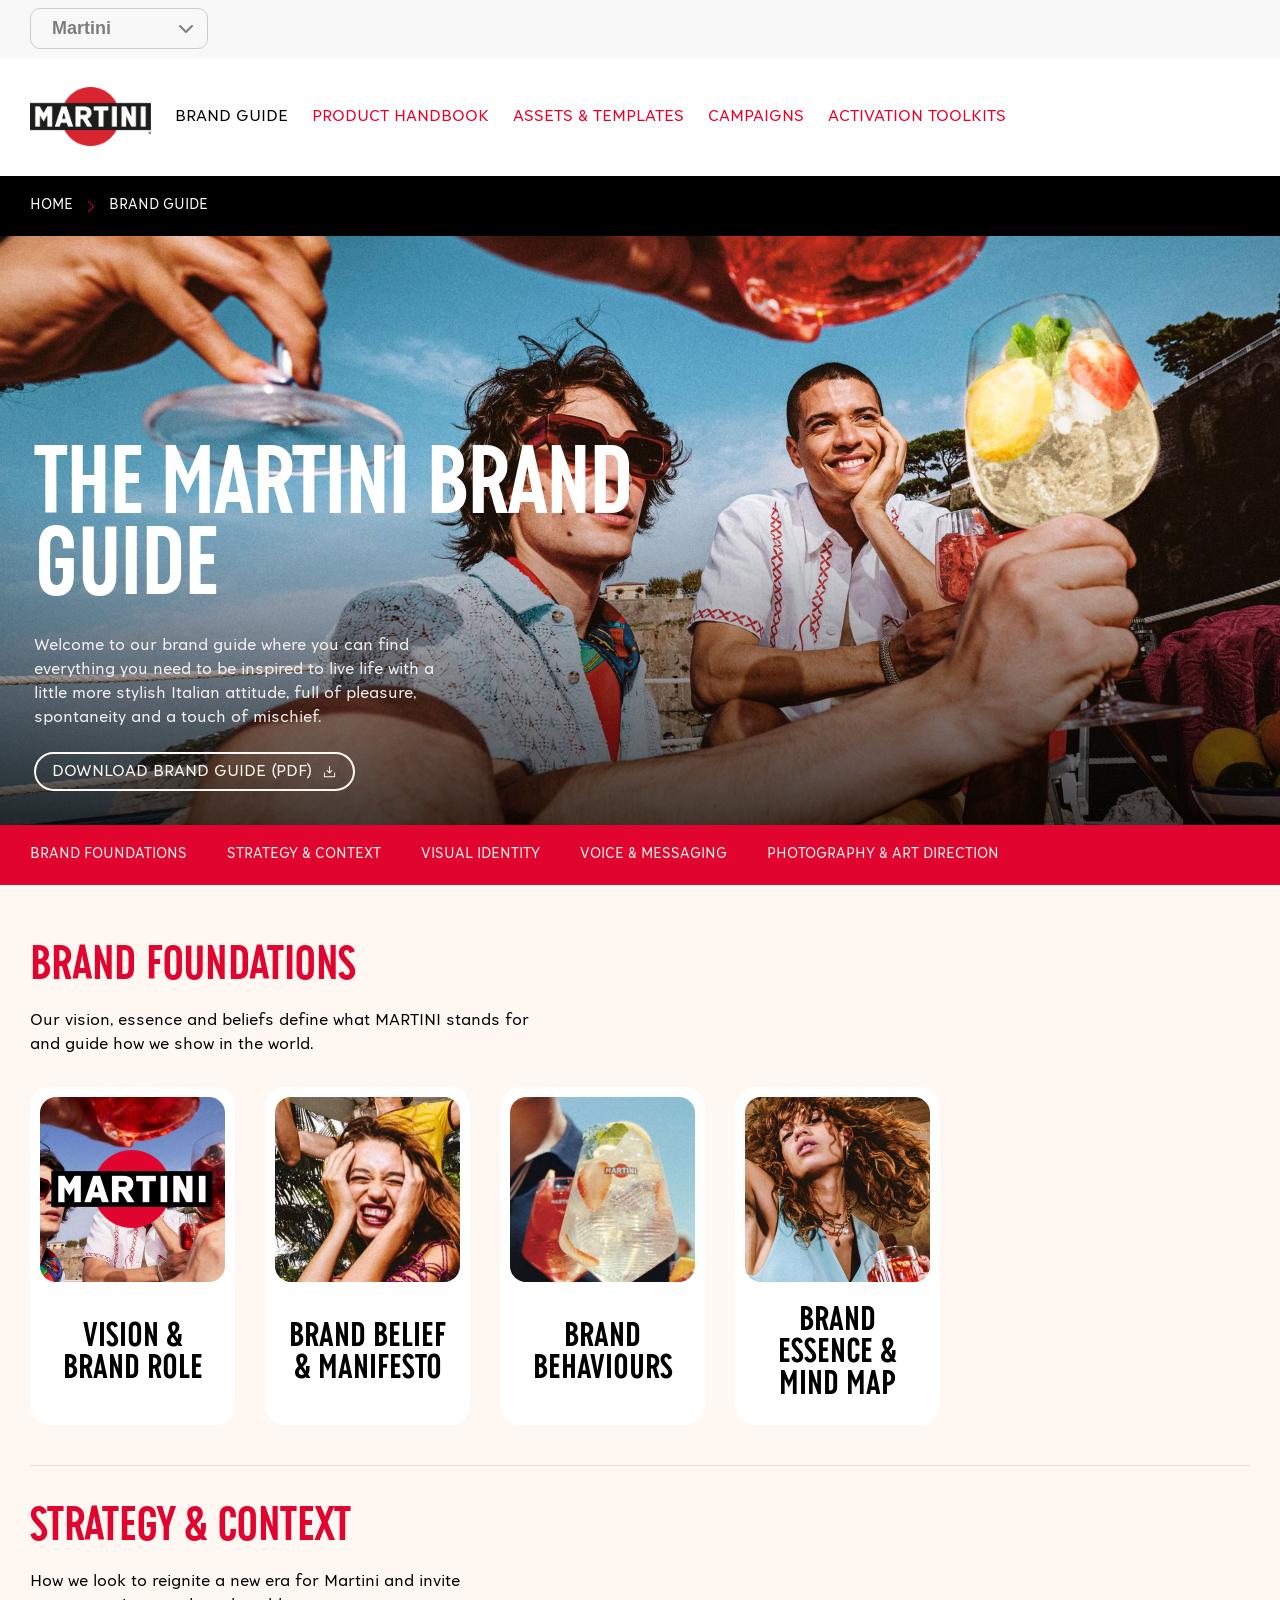
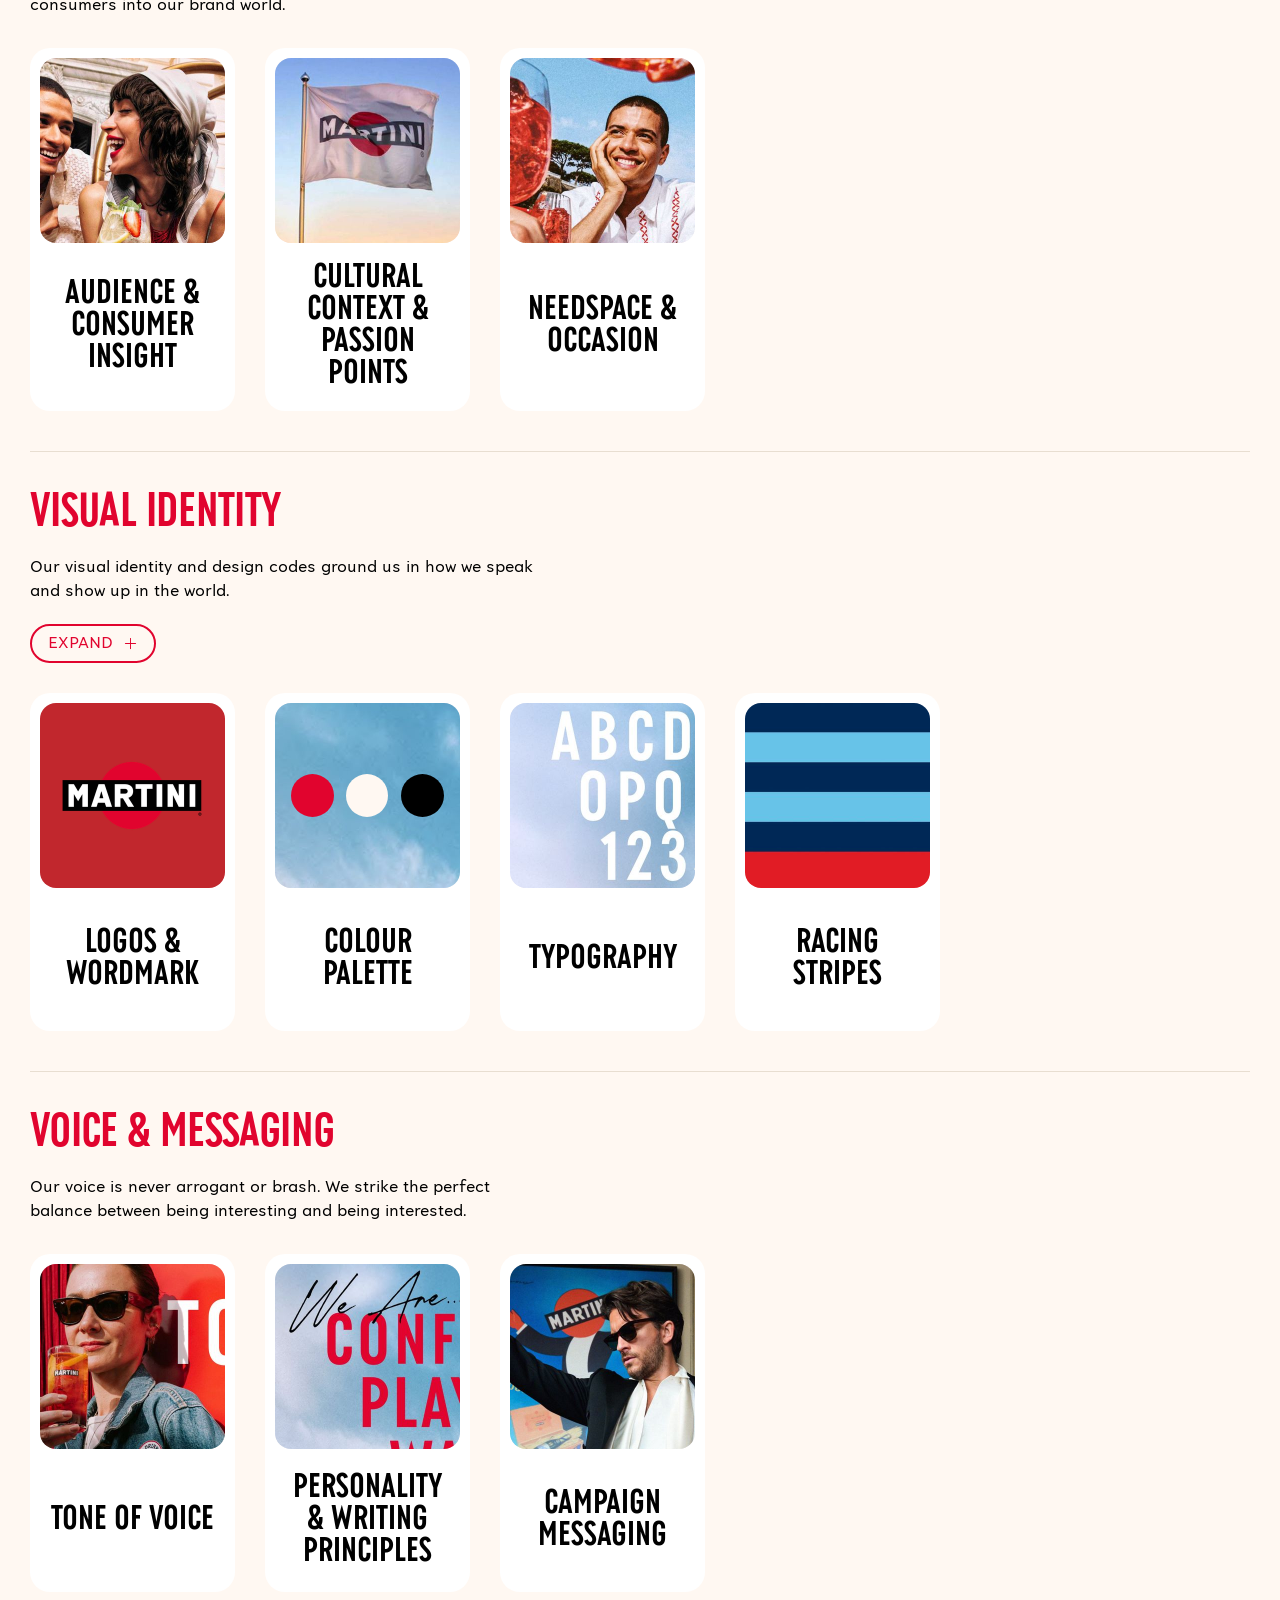
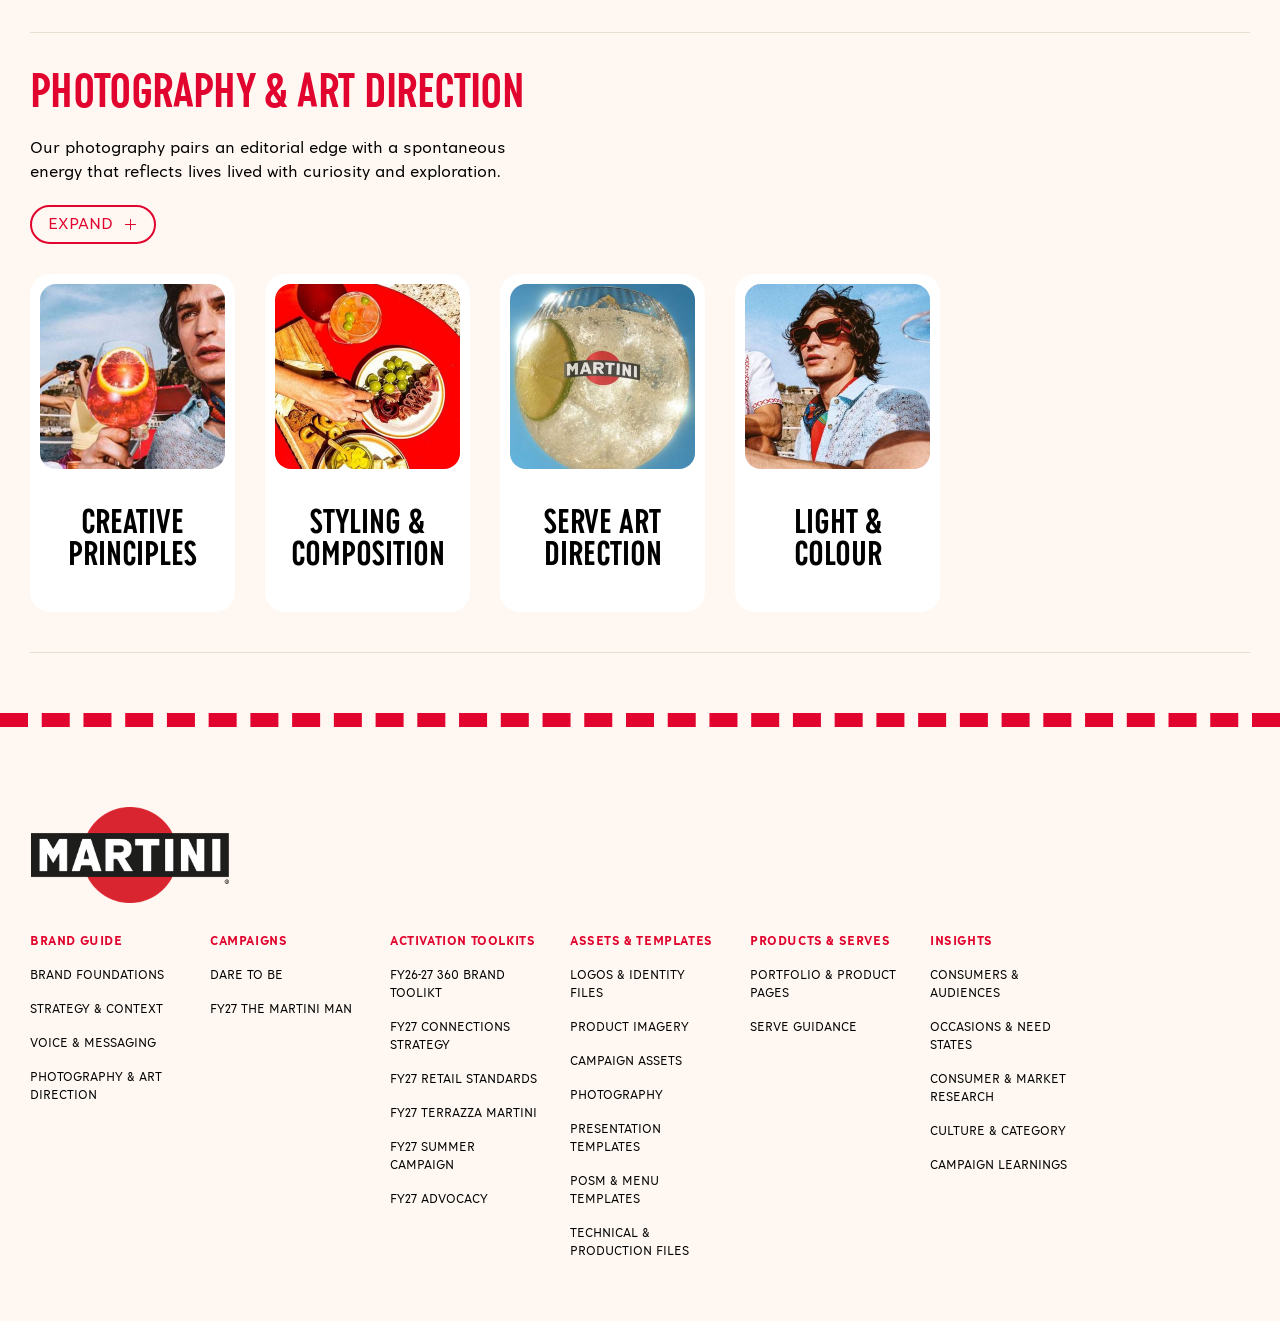
<file: brand-guide.html>
<!doctype html>
<html lang="en">
<head>
  <meta charset="utf-8">
  <meta name="viewport" content="width=device-width, initial-scale=1">
  <title>Brand Guide · Martini Brand Hub</title>
  <link rel="preload" href="fonts/MartiniTorino-Regular.woff2" as="font" type="font/woff2" crossorigin>
  <link rel="preload" href="fonts/MartiniTorino-CondensedMedium.woff2" as="font" type="font/woff2" crossorigin>
  <link rel="stylesheet" href="styles.css">
</head>
<body>
<div class="page">

  <!-- Sticky site header: global nav + main nav + breadcrumb -->
  <div class="site-header">
    <div class="global-nav">
      <button class="brand-select" type="button" aria-haspopup="listbox">
        <span>Martini</span>
        <img src="assets/chevron-down.svg" alt="" width="24" height="24">
      </button>
      <div class="global-user">
        <img src="assets/global-nav-user.png?v=2" alt="Notifications, account and settings">
      </div>
    </div>

    <header class="nav">
      <a class="nav__logo" href="index.html" aria-label="Martini home">
        <img src="assets/logo.png" alt="Martini">
      </a>
      <nav aria-label="Primary">
        <ul class="nav__links">
          <li><a href="brand-guide.html" aria-current="page">BRAND GUIDE</a></li>
          <li><a href="#">PRODUCT HANDBOOK</a></li>
          <li><a href="#">ASSETS &amp; TEMPLATES</a></li>
          <li><a href="#">CAMPAIGNS</a></li>
          <li><a href="activation-toolkits.html">ACTIVATION TOOLKITS</a></li>
        </ul>
      </nav>
    </header>

    <nav class="breadcrumb" aria-label="Breadcrumb">
      <ol>
        <li><a href="index.html">HOME</a></li>
        <li><img src="assets/brand-guide/icon-breadcrumb-caret.svg" alt="" width="16" height="16"><span aria-current="page">BRAND GUIDE</span></li>
      </ol>
    </nav>
  </div>

  <main>
    <!-- Hero -->
    <section class="hero hero--guide">
      <img class="hero__img" src="assets/brand-guide/hero.jpg" alt="">
      <div class="hero__tint" aria-hidden="true"></div>
      <div class="hero__shade" aria-hidden="true"></div>
      <h1 class="hero__title d1">THE MARTINI BRAND GUIDE</h1>
      <p class="hero__intro b1 trim">Welcome to our brand guide where you can find everything you need to be inspired to live life with <br class="br-wide">a little more stylish Italian attitude, full of pleasure, spontaneity and a touch of mischief.</p>
      <a class="btn btn--light" href="#"><span class="trim">DOWNLOAD BRAND GUIDE (PDF)</span><span class="btn__icon-download" aria-hidden="true"></span></a>
    </section>

    <!-- Page nav: sticks under the site header -->
    <nav class="page-nav" aria-label="Brand guide sections">
      <ul>
        <li><a href="#brand-foundations">BRAND FOUNDATIONS</a></li>
        <li><a href="#strategy-context">STRATEGY &amp; CONTEXT</a></li>
        <li><a href="#visual-identity">VISUAL IDENTITY</a></li>
        <li><a href="#voice-messaging">VOICE &amp; MESSAGING</a></li>
        <li><a href="#photography-art-direction">PHOTOGRAPHY &amp; ART DIRECTION</a></li>
      </ul>
    </nav>

    <div class="topics">

      <!-- Brand foundations -->
      <section class="topic-row" id="brand-foundations">
        <div class="topic-row__intro">
          <h2 class="d2 trim">BRAND FOUNDATIONS</h2>
          <p class="b1 trim">Our vision, essence and beliefs define <br class="br-wide">what MARTINI stands for and guide <br class="br-wide">how we show in the world.</p>
        </div>
        <div class="topic-grid">
          <a class="topic" href="#">
            <div class="topic__thumb">
              <img src="assets/brand-guide/thumbs/image-14-1.jpg" alt="" style="left:0px;top:0px;width:185px;height:185px">
              <img src="assets/brand-guide/thumbs/image-11-1.png" alt="" style="left:0px;top:16px;width:185px;height:152px">
            </div>
            <div class="topic__label"><h3 class="topic__title trim">VISION &amp; BRAND ROLE</h3></div>
          </a>
          <a class="topic" href="#">
            <div class="topic__thumb">
              <img src="assets/brand-guide/thumbs/page-007-1.jpg" alt="" style="left:0px;top:0px;width:185px;height:185px">
            </div>
            <div class="topic__label"><h3 class="topic__title trim">BRAND BELIEF &amp; MANIFESTO</h3></div>
          </a>
          <a class="topic" href="#">
            <div class="topic__thumb">
              <img src="assets/brand-guide/thumbs/page-010-1.jpg" alt="" style="left:0px;top:0px;width:185px;height:185px">
            </div>
            <div class="topic__label"><h3 class="topic__title trim">BRAND<br>BEHAVIOURS</h3></div>
          </a>
          <a class="topic" href="#">
            <div class="topic__thumb">
              <img src="assets/brand-guide/thumbs/page-034-1.jpg" alt="" style="left:0px;top:0px;width:185px;height:185px">
            </div>
            <div class="topic__label"><h3 class="topic__title trim">BRAND ESSENCE &amp; MIND MAP</h3></div>
          </a>
        </div>
      </section>

      <!-- Strategy & context -->
      <section class="topic-row" id="strategy-context">
        <div class="topic-row__intro">
          <h2 class="d2 trim">STRATEGY &amp; CONTEXT</h2>
          <p class="b1 trim">How we look to reignite a new era for <br class="br-wide">Martini and invite consumers into our <br class="br-wide">brand world.</p>
        </div>
        <div class="topic-grid">
          <a class="topic" href="#">
            <div class="topic__thumb">
              <img src="assets/brand-guide/thumbs/redwhite-serves-1.jpg" alt="" style="left:0px;top:0px;width:185px;height:185px">
            </div>
            <div class="topic__label"><h3 class="topic__title trim">AUDIENCE &amp;<br>CONSUMER INSIGHT</h3></div>
          </a>
          <a class="topic" href="#">
            <div class="topic__thumb">
              <img src="assets/brand-guide/thumbs/page-013-1.jpg" alt="" style="left:0px;top:0px;width:185px;height:185px">
            </div>
            <div class="topic__label"><h3 class="topic__title trim">CULTURAL CONTEXT &amp;<br>PASSION POINTS</h3></div>
          </a>
          <a class="topic" href="#">
            <div class="topic__thumb">
              <img src="assets/brand-guide/thumbs/page-009-1.jpg" alt="" style="left:0px;top:0px;width:185px;height:185px">
            </div>
            <div class="topic__label"><h3 class="topic__title trim">NEEDSPACE &amp;<br>OCCASION</h3></div>
          </a>
        </div>
      </section>

      <!-- Visual identity (expandable) -->
      <section class="topic-row" id="visual-identity">
        <div class="topic-row__intro">
          <h2 class="d2 trim">VISUAL IDENTITY</h2>
          <p class="b1 trim">Our visual identity and design codes <br class="br-wide">ground us in how we speak and show <br class="br-wide">up in the world.</p>
          <button class="btn" type="button" data-expand aria-expanded="false" aria-controls="visual-identity-grid">
            <span class="trim" data-expand-label>EXPAND</span>
            <img class="btn__icon-toggle" src="assets/brand-guide/icon-plus.svg" alt="" width="15" height="15" data-expand-icon>
          </button>
        </div>
        <div class="topic-grid" id="visual-identity-grid">
          <a class="topic" href="#">
            <div class="topic__thumb topic__thumb--red">
              <img src="assets/brand-guide/thumbs/image-11-2.png" alt="" style="left:0px;top:26.5px;width:185px;height:131px">
            </div>
            <div class="topic__label"><h3 class="topic__title trim">LOGOS &amp; WORDMARK</h3></div>
          </a>
          <a class="topic" href="colour-palette.html">
            <div class="topic__thumb">
              <img src="assets/brand-guide/thumbs/page-061-1.jpg" alt="" style="left:0px;top:0px;width:185px;height:185px">
              <img src="assets/brand-guide/ellipse-18.svg" alt="" style="left:71px;top:70.5px;width:42px;height:43px">
              <img src="assets/brand-guide/ellipse-20.svg" alt="" style="left:126px;top:70.5px;width:43px;height:43px">
              <img src="assets/brand-guide/ellipse-19.svg" alt="" style="left:16px;top:70.5px;width:43px;height:43px">
            </div>
            <div class="topic__label"><h3 class="topic__title trim">COLOUR PALETTE</h3></div>
          </a>
          <a class="topic" href="typography.html">
            <div class="topic__thumb">
              <img src="assets/brand-guide/thumbs/page-075-1.jpg" alt="" style="left:0px;top:0px;width:185px;height:185px">
            </div>
            <div class="topic__label"><h3 class="topic__title trim">TYPOGRAPHY</h3></div>
          </a>
          <a class="topic" href="#">
            <div class="topic__thumb">
              <img src="assets/brand-guide/thumbs/page-049-1.jpg" alt="" style="left:0px;top:0px;width:185px;height:185px">
            </div>
            <div class="topic__label"><h3 class="topic__title trim">RACING STRIPES</h3></div>
          </a>
          <!-- Revealed by EXPAND -->
          <a class="topic is-extra" href="#" hidden>
            <div class="topic__thumb">
              <img src="assets/brand-guide/thumbs/page-057-1.jpg" alt="" style="left:0px;top:0px;width:185px;height:185px" loading="lazy">
            </div>
            <div class="topic__label"><h3 class="topic__title trim">CIRCLES &amp; ARCHES</h3></div>
          </a>
          <a class="topic is-extra" href="#" hidden>
            <div class="topic__thumb">
              <img src="assets/brand-guide/thumbs/page-065-1.jpg" alt="" style="left:0px;top:0px;width:185px;height:185px" loading="lazy">
            </div>
            <div class="topic__label"><h3 class="topic__title trim">MARTINI PATTERN</h3></div>
          </a>
          <a class="topic is-extra" href="#" hidden>
            <div class="topic__thumb">
              <img src="assets/brand-guide/thumbs/image-24-1.jpg" alt="" style="left:0px;top:0px;width:185px;height:185px" loading="lazy">
            </div>
            <div class="topic__label"><h3 class="topic__title trim">TEXTURES &amp; MATERIALS</h3></div>
          </a>
          <a class="topic is-extra" href="#" hidden>
            <div class="topic__thumb">
              <img src="assets/brand-guide/thumbs/page-089-1.jpg" alt="" style="left:0px;top:0px;width:185px;height:185px" loading="lazy">
            </div>
            <div class="topic__label"><h3 class="topic__title trim">BRAND<br>LOCK-UPS</h3></div>
          </a>
        </div>
      </section>

      <!-- Voice & messaging -->
      <section class="topic-row" id="voice-messaging">
        <div class="topic-row__intro">
          <h2 class="d2 trim">VOICE &amp; MESSAGING</h2>
          <p class="b1 trim">Our voice is never arrogant or brash. <br class="br-wide">We strike the perfect balance between <br class="br-wide">being interesting and being interested.</p>
        </div>
        <div class="topic-grid">
          <a class="topic" href="#">
            <div class="topic__thumb">
              <img src="assets/brand-guide/thumbs/page-020-1.jpg" alt="" style="left:0px;top:0px;width:185px;height:185px">
            </div>
            <div class="topic__label"><h3 class="topic__title trim">TONE OF VOICE</h3></div>
          </a>
          <a class="topic" href="#">
            <div class="topic__thumb">
              <img src="assets/brand-guide/thumbs/page-022-1.jpg" alt="" style="left:0px;top:0px;width:185px;height:185px">
            </div>
            <div class="topic__label"><h3 class="topic__title trim">PERSONALITY &amp; WRITING PRINCIPLES</h3></div>
          </a>
          <a class="topic" href="#">
            <div class="topic__thumb">
              <img src="assets/brand-guide/thumbs/martini-man-poster-1.jpg" alt="" style="left:0px;top:0px;width:185px;height:185px">
            </div>
            <div class="topic__label"><h3 class="topic__title trim">CAMPAIGN MESSAGING</h3></div>
          </a>
        </div>
      </section>

      <!-- Photography & art direction (expandable) -->
      <section class="topic-row" id="photography-art-direction">
        <div class="topic-row__intro">
          <h2 class="d2 trim">PHOTOGRAPHY &amp; ART DIRECTION</h2>
          <p class="b1 trim">Our photography pairs an editorial edge <br class="br-wide">with a spontaneous energy that reflects <br class="br-wide">lives lived with curiosity and exploration.</p>
          <button class="btn" type="button" data-expand aria-expanded="false" aria-controls="photography-grid">
            <span class="trim" data-expand-label>EXPAND</span>
            <img class="btn__icon-toggle" src="assets/brand-guide/icon-plus.svg" alt="" width="15" height="15" data-expand-icon>
          </button>
        </div>
        <div class="topic-grid" id="photography-grid">
          <a class="topic" href="#">
            <div class="topic__thumb">
              <img src="assets/brand-guide/thumbs/page-093-1.jpg" alt="" style="left:0px;top:0px;width:185px;height:185px">
            </div>
            <div class="topic__label"><h3 class="topic__title trim">CREATIVE PRINCIPLES</h3></div>
          </a>
          <a class="topic" href="#">
            <div class="topic__thumb">
              <img src="assets/brand-guide/thumbs/page-023-1.jpg" alt="" style="left:0px;top:0px;width:185px;height:185px">
            </div>
            <div class="topic__label"><h3 class="topic__title trim">STYLING &amp; COMPOSITION</h3></div>
          </a>
          <a class="topic" href="#">
            <div class="topic__thumb">
              <img src="assets/brand-guide/thumbs/page-027-1.jpg" alt="" style="left:0px;top:0px;width:185px;height:185px">
            </div>
            <div class="topic__label"><h3 class="topic__title trim">SERVE ART DIRECTION</h3></div>
          </a>
          <a class="topic" href="#">
            <div class="topic__thumb">
              <img src="assets/brand-guide/thumbs/page-097-1.jpg" alt="" style="left:0px;top:0px;width:185px;height:185px">
            </div>
            <div class="topic__label"><h3 class="topic__title trim">LIGHT &amp; COLOUR</h3></div>
          </a>
          <!-- Revealed by EXPAND -->
          <a class="topic is-extra" href="#" hidden>
            <div class="topic__thumb">
              <img src="assets/brand-guide/thumbs/page-031-1.jpg" alt="" style="left:0px;top:0px;width:185px;height:185px" loading="lazy">
            </div>
            <div class="topic__label"><h3 class="topic__title trim">LOCATION &amp; SETTINGS</h3></div>
          </a>
          <a class="topic is-extra" href="#" hidden>
            <div class="topic__thumb">
              <img src="assets/brand-guide/thumbs/page-028-1.jpg" alt="" style="left:0px;top:0px;width:185px;height:185px" loading="lazy">
            </div>
            <div class="topic__label"><h3 class="topic__title trim">LIFESTYLE &amp; SERVE PHOTOGRAPHY</h3></div>
          </a>
          <a class="topic is-extra" href="#" hidden>
            <div class="topic__thumb">
              <img src="assets/brand-guide/thumbs/page-028-2.jpg" alt="" style="left:0px;top:0px;width:185px;height:185px" loading="lazy">
            </div>
            <div class="topic__label"><h3 class="topic__title trim">MOODBOARDS &amp; EXAMPLES</h3></div>
          </a>
        </div>
      </section>

    </div>
  </main>

  <!-- Footer -->
  <footer class="footer">
    <a class="footer__logo" href="index.html" aria-label="Martini home"><img src="assets/logo.png" alt="Martini"></a>
    <nav class="footer__cols" aria-label="Footer">
      <div class="footer__col">
        <h3>BRAND GUIDE</h3>
        <ul>
          <li><a href="#">BRAND FOUNDATIONS</a></li>
          <li><a href="#">STRATEGY &amp; CONTEXT</a></li>
          <li><a href="#">VOICE &amp; MESSAGING</a></li>
          <li><a href="#">PHOTOGRAPHY &amp; ART DIRECTION</a></li>
        </ul>
      </div>
      <div class="footer__col">
        <h3>CAMPAIGNS</h3>
        <ul>
          <li><a href="#">DARE TO BE</a></li>
          <li><a href="#">FY27 THE MARTINI MAN</a></li>
        </ul>
      </div>
      <div class="footer__col">
        <h3>ACTIVATION TOOLKITS</h3>
        <ul>
          <li><a href="#">FY26-27 360 Brand Toolikt</a></li>
          <li><a href="#">FY27 Connections Strategy</a></li>
          <li><a href="#">FY27 Retail Standards</a></li>
          <li><a href="#">FY27 TERRAZZA MARTINI</a></li>
          <li><a href="#">FY27 Summer Campaign</a></li>
          <li><a href="#">FY27 Advocacy</a></li>
        </ul>
      </div>
      <div class="footer__col">
        <h3>ASSETS &amp; TEMPLATES</h3>
        <ul>
          <li><a href="#">Logos &amp; Identity files</a></li>
          <li><a href="#">Product Imagery</a></li>
          <li><a href="#">Campaign Assets</a></li>
          <li><a href="#">Photography</a></li>
          <li><a href="#">Presentation Templates</a></li>
          <li><a href="#">POSM &amp; Menu Templates</a></li>
          <li><a href="#">Technical &amp; Production Files</a></li>
        </ul>
      </div>
      <div class="footer__col">
        <h3>PRODUCTS &amp; SERVES</h3>
        <ul>
          <li><a href="#">Portfolio &amp; Product Pages</a></li>
          <li><a href="#">Serve Guidance</a></li>
        </ul>
      </div>
      <div class="footer__col">
        <h3>INSIGHTS</h3>
        <ul>
          <li><a href="#">Consumers &amp; Audiences</a></li>
          <li><a href="#">Occasions &amp; Need States</a></li>
          <li><a href="#">Consumer &amp; Market Research</a></li>
          <li><a href="#">Culture &amp; Category</a></li>
          <li><a href="#">Campaign Learnings</a></li>
        </ul>
      </div>
    </nav>
  </footer>
</div>

<script src="main.js"></script>
<script>
  // Expand / collapse extra topic cards
  document.querySelectorAll('[data-expand]').forEach(btn => {
    const grid = document.getElementById(btn.getAttribute('aria-controls'));
    const extras = grid.querySelectorAll('.is-extra');
    const label = btn.querySelector('[data-expand-label]');
    const icon = btn.querySelector('[data-expand-icon]');
    btn.addEventListener('click', () => {
      const open = btn.getAttribute('aria-expanded') !== 'true';
      extras.forEach(el => { el.hidden = !open; });
      btn.setAttribute('aria-expanded', String(open));
      label.textContent = open ? 'COLLAPSE' : 'EXPAND';
      icon.src = open ? 'assets/brand-guide/icon-minus.svg' : 'assets/brand-guide/icon-plus.svg';
    });
  });

  // Highlight the page-nav link for the section in view
  (function () {
    const links = [...document.querySelectorAll('.page-nav a')];
    const sections = links.map(a => document.querySelector(a.getAttribute('href')));
    function update() {
      const css = getComputedStyle(document.documentElement);
      // a section counts as current once its top reaches the anchor landing point
      const offset = parseFloat(css.getPropertyValue('--header-h') || 0)
                   + parseFloat(css.getPropertyValue('--page-nav-h') || 0)
                   + parseFloat(css.getPropertyValue('--anchor-gap') || 0) + 1;
      let current = -1;
      sections.forEach((s, i) => { if (s.getBoundingClientRect().top <= offset) current = i; });
      links.forEach((a, i) => a.setAttribute('aria-current', i === current ? 'true' : 'false'));
    }
    addEventListener('scroll', update, { passive: true });
    update();
  })();
</script>
</body>
</html>
</file>
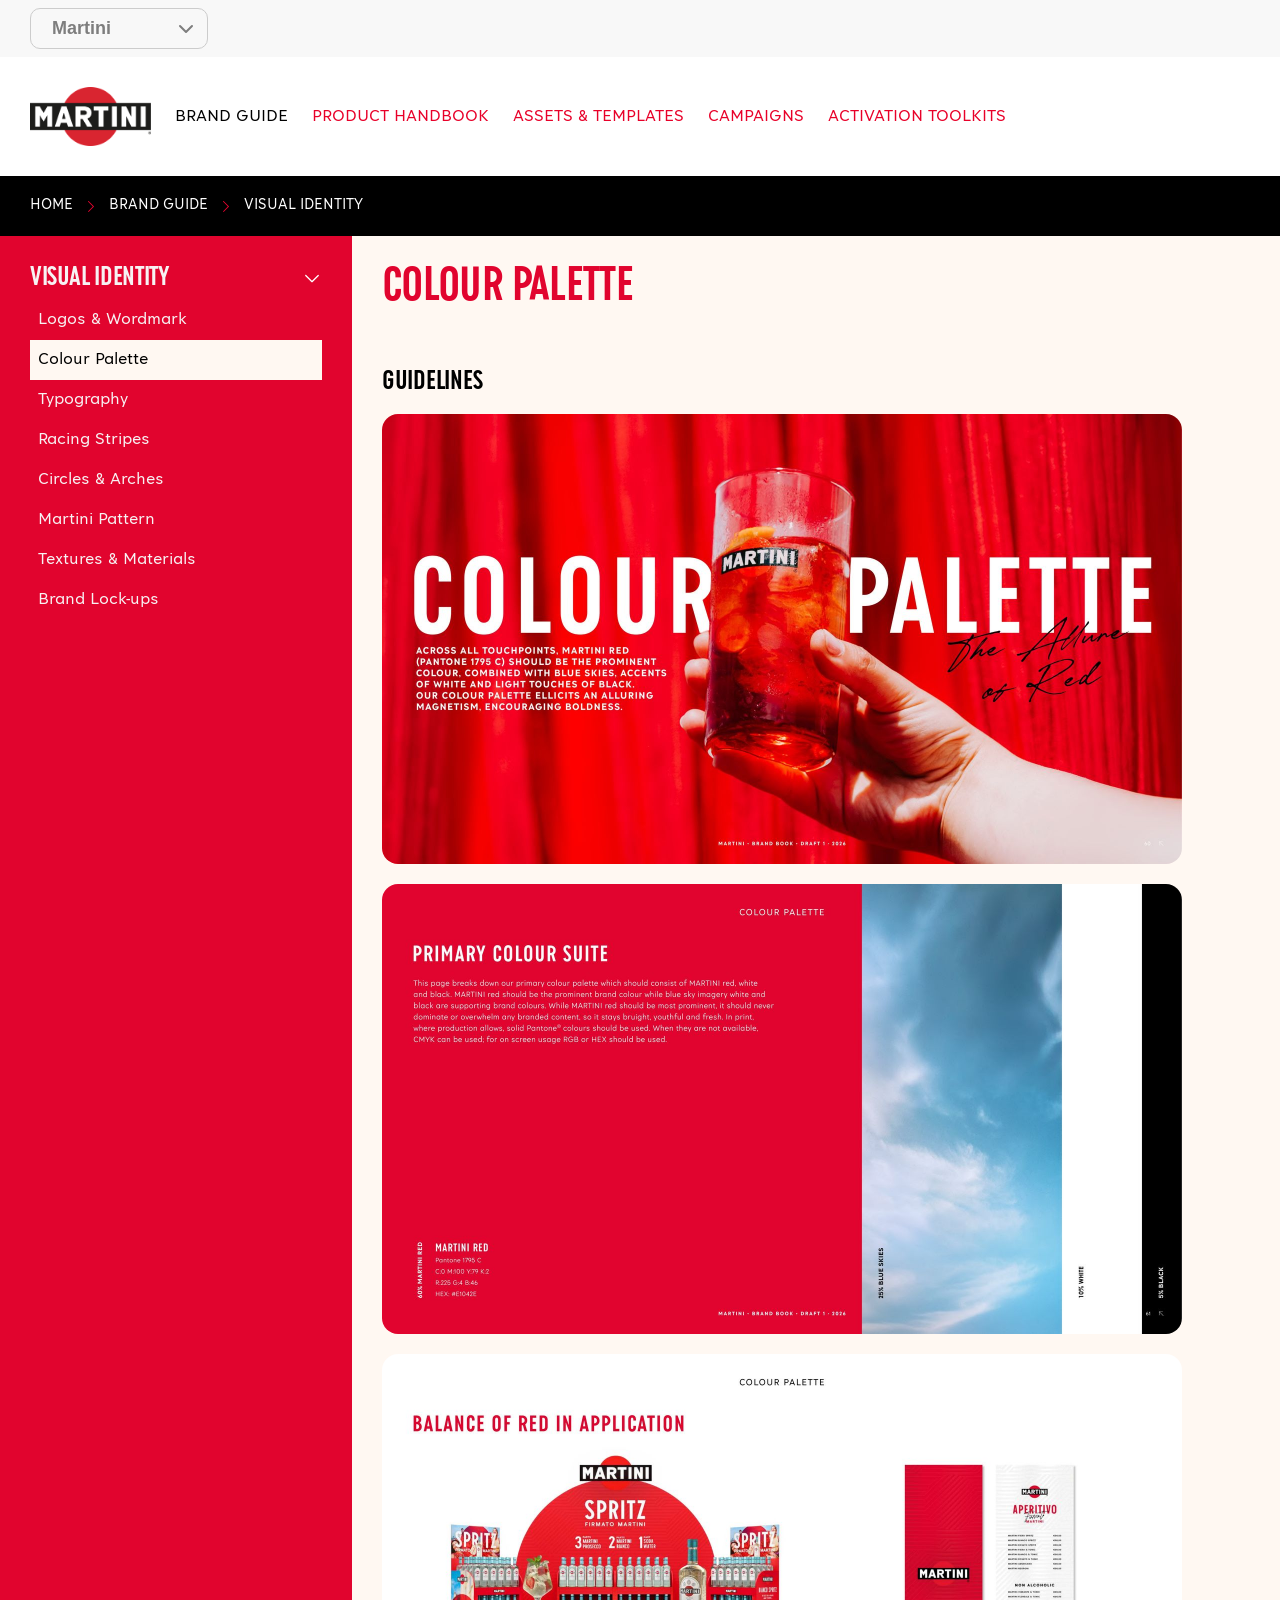
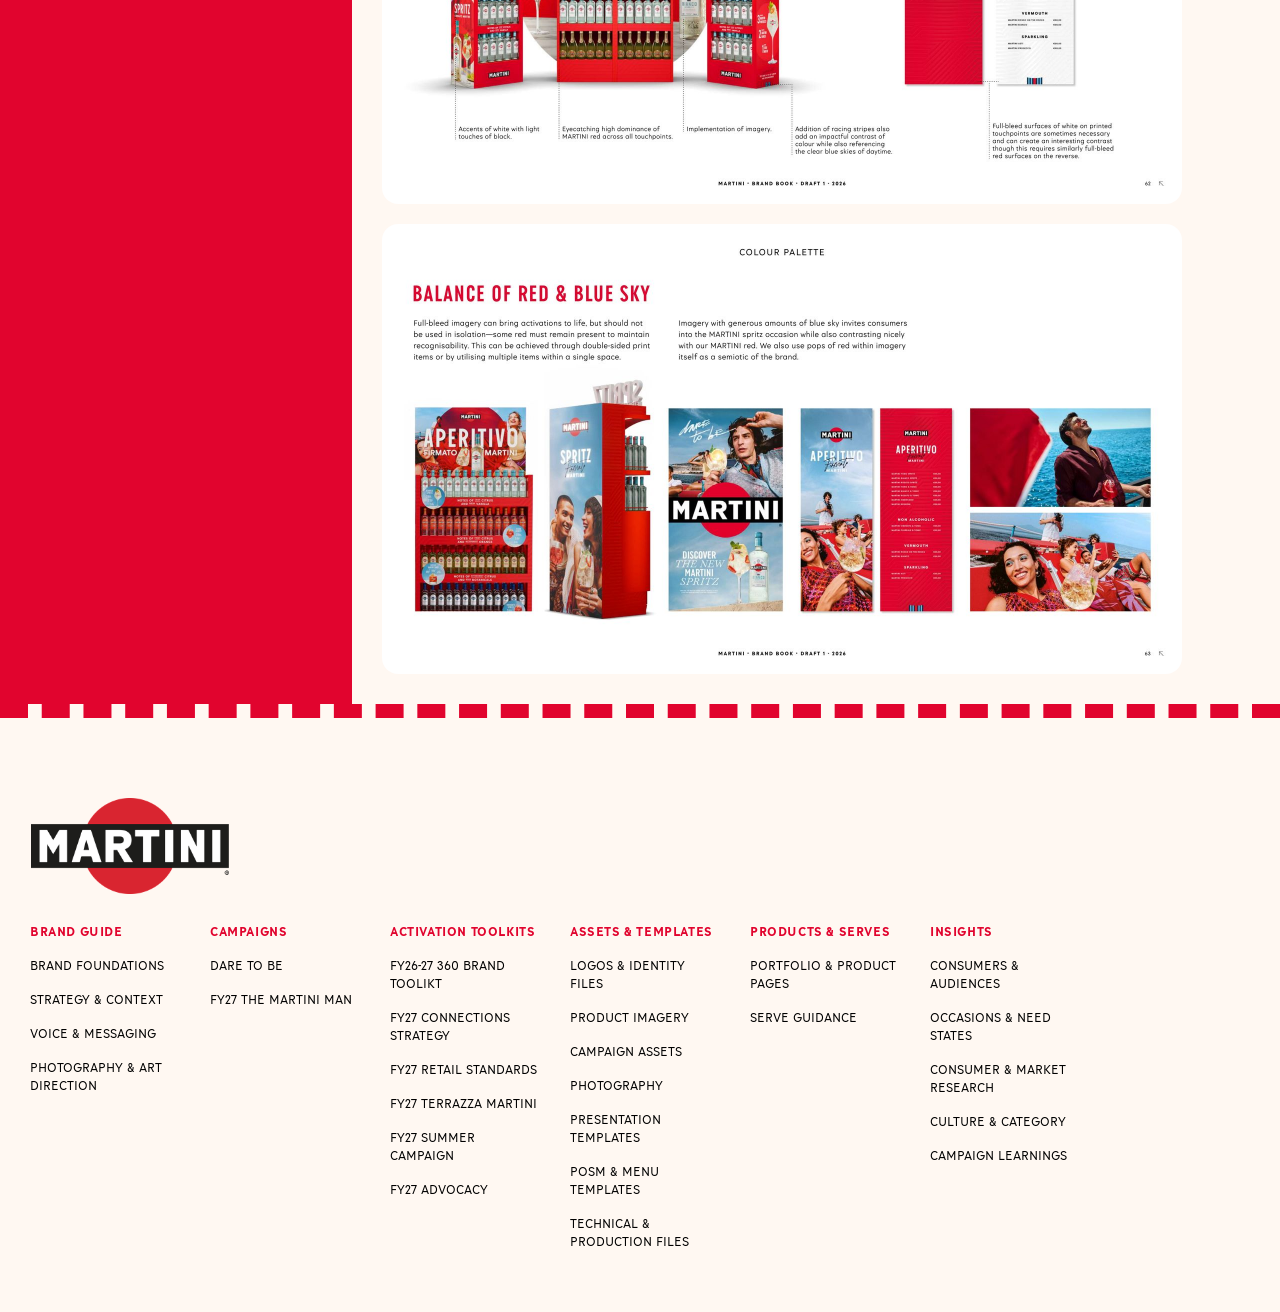
<file: colour-palette.html>
<!doctype html>
<html lang="en">
<head>
  <meta charset="utf-8">
  <meta name="viewport" content="width=device-width, initial-scale=1">
  <title>Colour Palette · Martini Brand Guide</title>
  <link rel="preload" href="fonts/MartiniTorino-Regular.woff2" as="font" type="font/woff2" crossorigin>
  <link rel="preload" href="fonts/MartiniTorino-CondensedMedium.woff2" as="font" type="font/woff2" crossorigin>
  <link rel="stylesheet" href="styles.css">
</head>
<body>
<div class="page">

  <!-- Sticky site header: global nav + main nav + breadcrumb -->
  <div class="site-header">
    <div class="global-nav">
      <button class="brand-select" type="button" aria-haspopup="listbox">
        <span>Martini</span>
        <img src="assets/chevron-down.svg" alt="" width="24" height="24">
      </button>
      <div class="global-user">
        <img src="assets/global-nav-user.png?v=2" alt="Notifications, account and settings">
      </div>
    </div>

    <header class="nav">
      <a class="nav__logo" href="index.html" aria-label="Martini home">
        <img src="assets/logo.png" alt="Martini">
      </a>
      <nav aria-label="Primary">
        <ul class="nav__links">
          <li><a href="brand-guide.html" aria-current="page">BRAND GUIDE</a></li>
          <li><a href="#">PRODUCT HANDBOOK</a></li>
          <li><a href="#">ASSETS &amp; TEMPLATES</a></li>
          <li><a href="#">CAMPAIGNS</a></li>
          <li><a href="activation-toolkits.html">ACTIVATION TOOLKITS</a></li>
        </ul>
      </nav>
    </header>

    <nav class="breadcrumb" aria-label="Breadcrumb">
      <ol>
        <li><a href="index.html">HOME</a></li>
        <li><img src="assets/brand-guide/icon-breadcrumb-caret.svg" alt="" width="16" height="16"><a href="brand-guide.html">BRAND GUIDE</a></li>
        <li><img src="assets/brand-guide/icon-breadcrumb-caret.svg" alt="" width="16" height="16"><a href="brand-guide.html#visual-identity">VISUAL IDENTITY</a></li>
      </ol>
    </nav>
  </div>

  <div class="guide-layout">
    <!-- Section sidebar -->
    <aside class="guide-sidebar" aria-label="Visual identity">
      <div class="guide-sidebar__inner">
        <button class="guide-sidebar__toggle" type="button" aria-expanded="true" aria-controls="sidebar-links">
          <span class="h2 trim">VISUAL IDENTITY</span>
          <img src="assets/brand-guide/icon-chevron-down-white.svg" alt="" width="20" height="20">
        </button>
        <ul class="guide-sidebar__links" id="sidebar-links">
          <li><a href="#">Logos &amp; Wordmark</a></li>
          <li><a href="colour-palette.html" aria-current="page">Colour Palette</a></li>
          <li><a href="typography.html">Typography</a></li>
          <li><a href="#">Racing Stripes</a></li>
          <li><a href="#">Circles &amp; Arches</a></li>
          <li><a href="#">Martini Pattern</a></li>
          <li><a href="#">Textures &amp; Materials</a></li>
          <li><a href="#">Brand Lock-ups</a></li>
        </ul>
      </div>
    </aside>

    <main class="guide-content">
      <h1 class="d2 trim guide-content__title">COLOUR PALETTE</h1>

      <section class="guide-block" aria-labelledby="guidelines-title">
        <h2 class="h2 trim" id="guidelines-title">GUIDELINES</h2>
        <img class="guide-slide" src="assets/brand-guide/colour-palette/slide-1.jpg" alt="Colour palette: Martini Red leads, with blue sky and accents of white and black" width="800" height="450">
        <img class="guide-slide" src="assets/brand-guide/colour-palette/slide-2.jpg" alt="Primary colour suite" width="800" height="450">
        <img class="guide-slide" src="assets/brand-guide/colour-palette/slide-3.jpg" alt="Balance of red in application" width="800" height="450" loading="lazy">
        <img class="guide-slide" src="assets/brand-guide/colour-palette/slide-4.jpg" alt="Balance of red and blue sky" width="800" height="450" loading="lazy">
      </section>
    </main>
  </div>

  <!-- Footer -->
  <footer class="footer">
    <a class="footer__logo" href="index.html" aria-label="Martini home"><img src="assets/logo.png" alt="Martini"></a>
    <nav class="footer__cols" aria-label="Footer">
      <div class="footer__col">
        <h3>BRAND GUIDE</h3>
        <ul>
          <li><a href="#">BRAND FOUNDATIONS</a></li>
          <li><a href="#">STRATEGY &amp; CONTEXT</a></li>
          <li><a href="#">VOICE &amp; MESSAGING</a></li>
          <li><a href="#">PHOTOGRAPHY &amp; ART DIRECTION</a></li>
        </ul>
      </div>
      <div class="footer__col">
        <h3>CAMPAIGNS</h3>
        <ul>
          <li><a href="#">DARE TO BE</a></li>
          <li><a href="#">FY27 THE MARTINI MAN</a></li>
        </ul>
      </div>
      <div class="footer__col">
        <h3>ACTIVATION TOOLKITS</h3>
        <ul>
          <li><a href="#">FY26-27 360 Brand Toolikt</a></li>
          <li><a href="#">FY27 Connections Strategy</a></li>
          <li><a href="#">FY27 Retail Standards</a></li>
          <li><a href="#">FY27 TERRAZZA MARTINI</a></li>
          <li><a href="#">FY27 Summer Campaign</a></li>
          <li><a href="#">FY27 Advocacy</a></li>
        </ul>
      </div>
      <div class="footer__col">
        <h3>ASSETS &amp; TEMPLATES</h3>
        <ul>
          <li><a href="#">Logos &amp; Identity files</a></li>
          <li><a href="#">Product Imagery</a></li>
          <li><a href="#">Campaign Assets</a></li>
          <li><a href="#">Photography</a></li>
          <li><a href="#">Presentation Templates</a></li>
          <li><a href="#">POSM &amp; Menu Templates</a></li>
          <li><a href="#">Technical &amp; Production Files</a></li>
        </ul>
      </div>
      <div class="footer__col">
        <h3>PRODUCTS &amp; SERVES</h3>
        <ul>
          <li><a href="#">Portfolio &amp; Product Pages</a></li>
          <li><a href="#">Serve Guidance</a></li>
        </ul>
      </div>
      <div class="footer__col">
        <h3>INSIGHTS</h3>
        <ul>
          <li><a href="#">Consumers &amp; Audiences</a></li>
          <li><a href="#">Occasions &amp; Need States</a></li>
          <li><a href="#">Consumer &amp; Market Research</a></li>
          <li><a href="#">Culture &amp; Category</a></li>
          <li><a href="#">Campaign Learnings</a></li>
        </ul>
      </div>
    </nav>
  </footer>
</div>

<script src="main.js"></script>
<script>
  // Collapse / expand the sidebar section list
  (function () {
    const btn = document.querySelector('.guide-sidebar__toggle');
    const list = document.getElementById(btn.getAttribute('aria-controls'));
    btn.addEventListener('click', () => {
      const open = btn.getAttribute('aria-expanded') !== 'true';
      btn.setAttribute('aria-expanded', String(open));
      list.hidden = !open;
    });
  })();
</script>
</body>
</html>
</file>
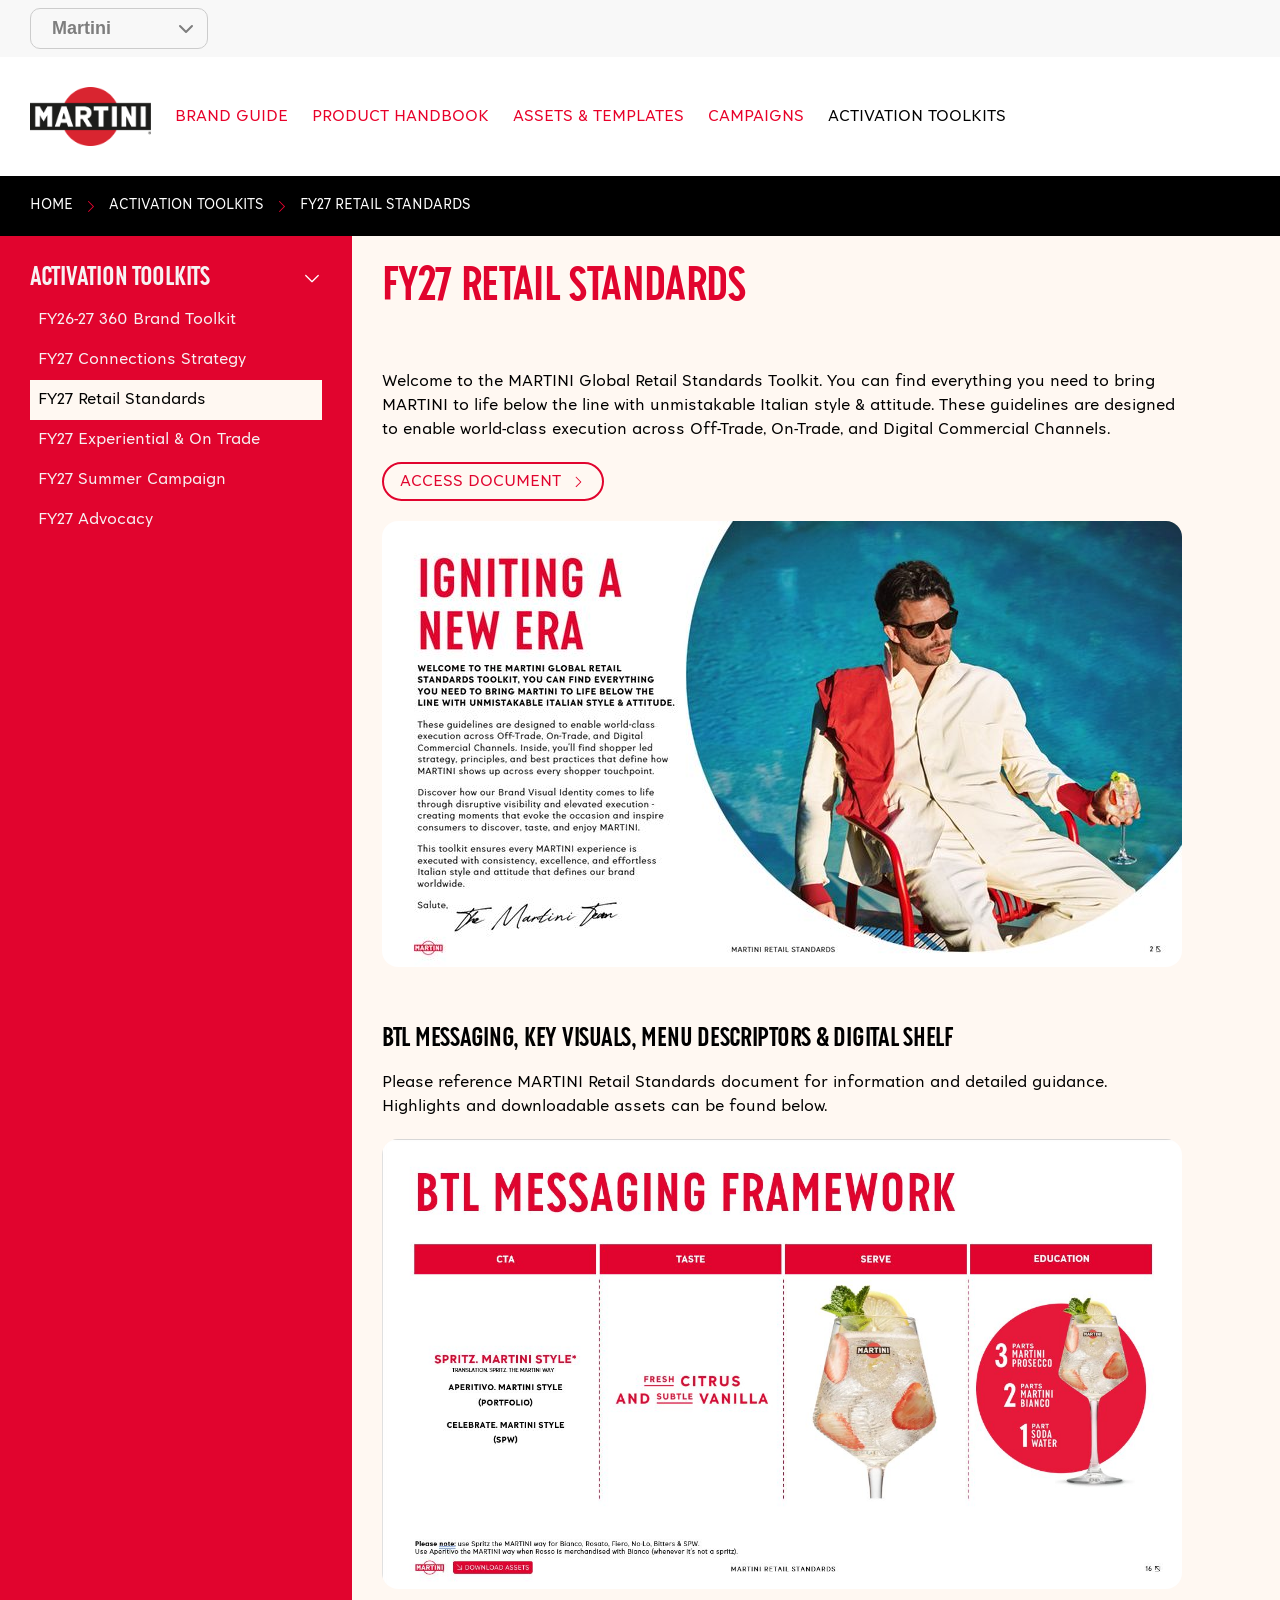
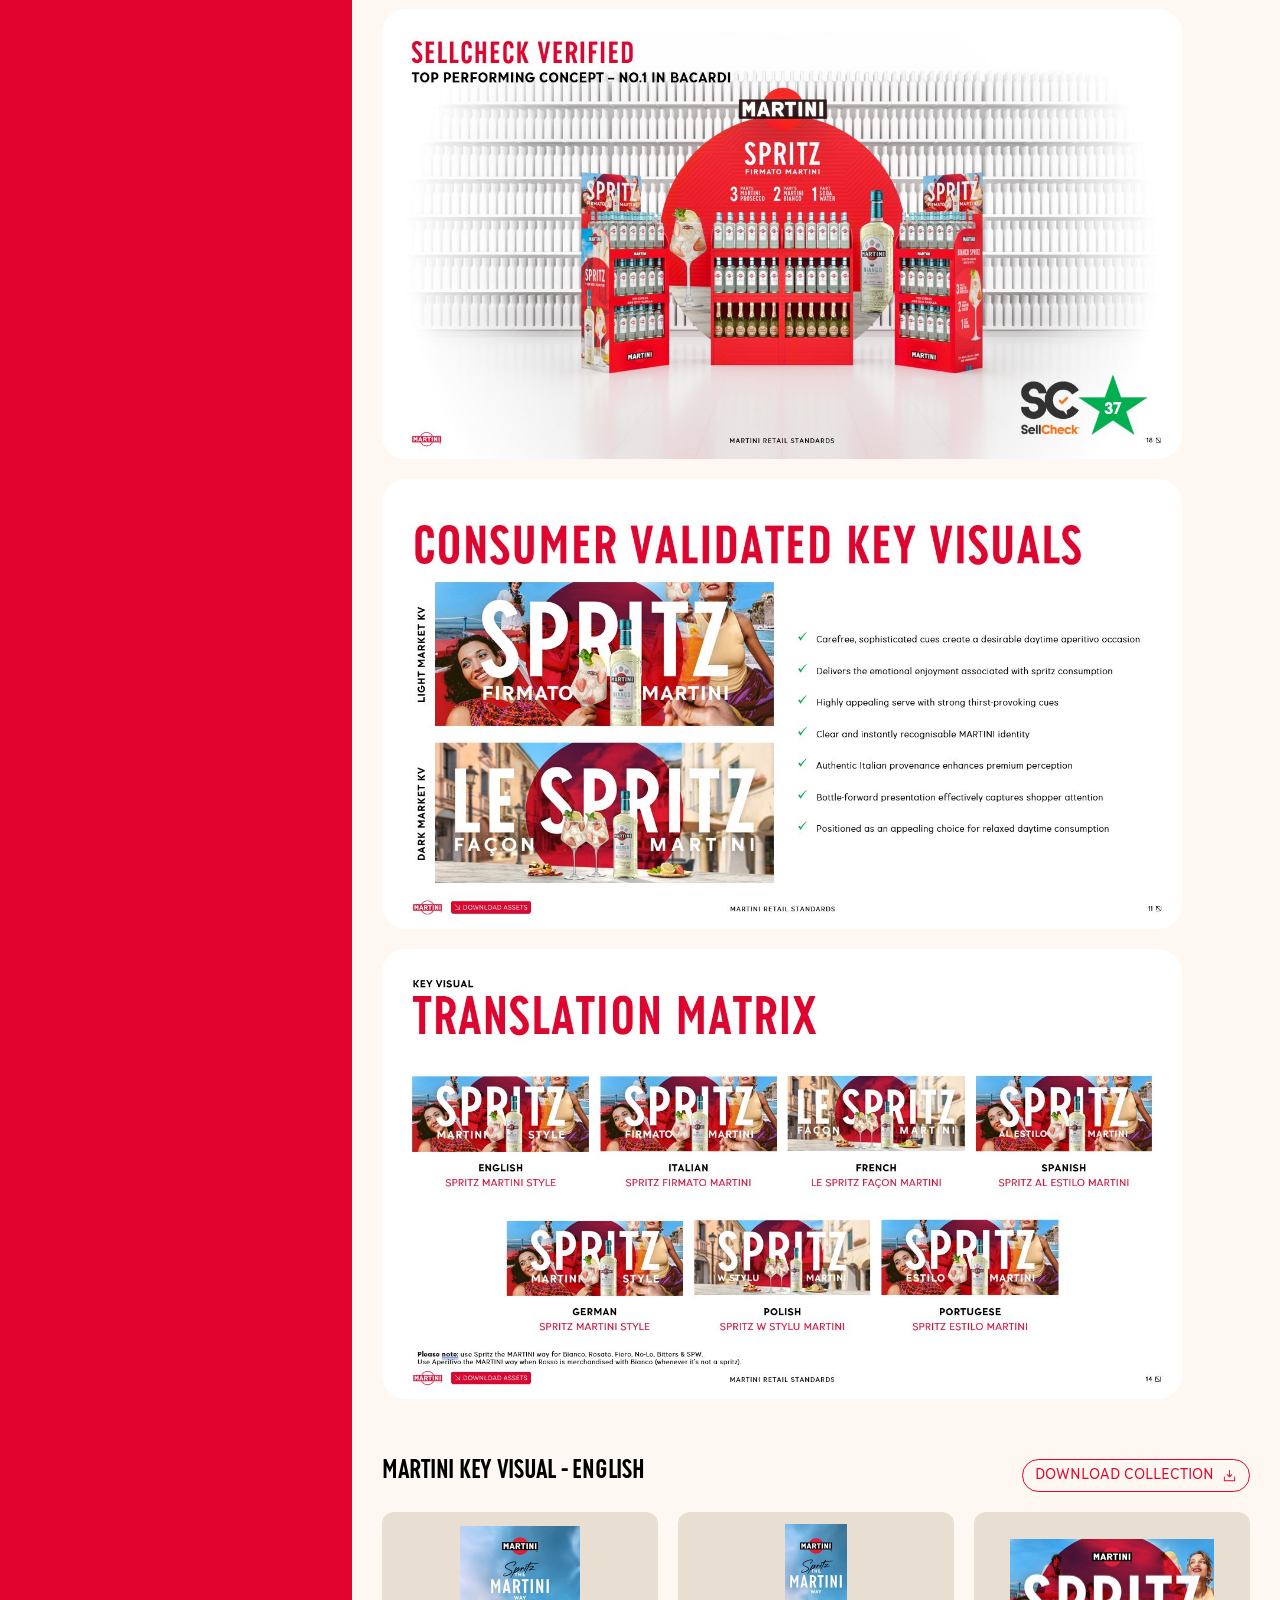
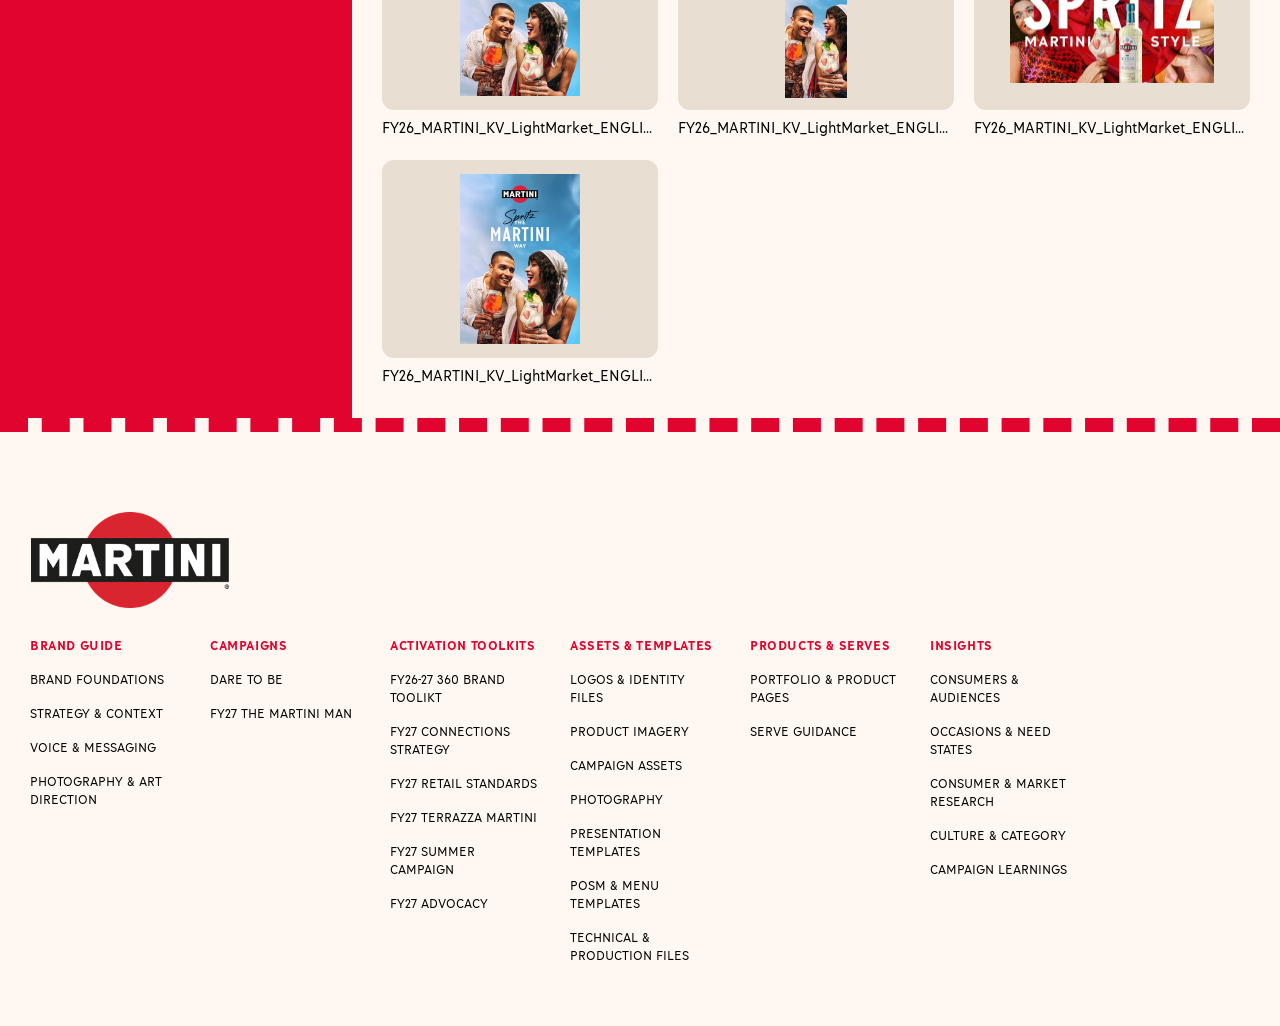
<file: retail-standards.html>
<!doctype html>
<html lang="en">
<head>
  <meta charset="utf-8">
  <meta name="viewport" content="width=device-width, initial-scale=1">
  <title>FY27 Retail Standards · Activation Toolkits</title>
  <link rel="preload" href="fonts/MartiniTorino-Regular.woff2" as="font" type="font/woff2" crossorigin>
  <link rel="preload" href="fonts/MartiniTorino-CondensedMedium.woff2" as="font" type="font/woff2" crossorigin>
  <link rel="stylesheet" href="styles.css">
</head>
<body>
<div class="page">

  <!-- Sticky site header: global nav + main nav + breadcrumb -->
  <div class="site-header">
    <div class="global-nav">
      <button class="brand-select" type="button" aria-haspopup="listbox">
        <span>Martini</span>
        <img src="assets/chevron-down.svg" alt="" width="24" height="24">
      </button>
      <div class="global-user">
        <img src="assets/global-nav-user.png?v=2" alt="Notifications, account and settings">
      </div>
    </div>

    <header class="nav">
      <a class="nav__logo" href="index.html" aria-label="Martini home">
        <img src="assets/logo.png" alt="Martini">
      </a>
      <nav aria-label="Primary">
        <ul class="nav__links">
          <li><a href="brand-guide.html">BRAND GUIDE</a></li>
          <li><a href="#">PRODUCT HANDBOOK</a></li>
          <li><a href="#">ASSETS &amp; TEMPLATES</a></li>
          <li><a href="#">CAMPAIGNS</a></li>
          <li><a href="activation-toolkits.html" aria-current="page">ACTIVATION TOOLKITS</a></li>
        </ul>
      </nav>
    </header>

    <nav class="breadcrumb" aria-label="Breadcrumb">
      <ol>
        <li><a href="index.html">HOME</a></li>
        <li><img src="assets/brand-guide/icon-breadcrumb-caret.svg" alt="" width="16" height="16"><a href="activation-toolkits.html">ACTIVATION TOOLKITS</a></li>
        <li><img src="assets/brand-guide/icon-breadcrumb-caret.svg" alt="" width="16" height="16"><span aria-current="page">FY27 RETAIL STANDARDS</span></li>
      </ol>
    </nav>
  </div>

  <div class="guide-layout">
    <!-- Section sidebar -->
    <aside class="guide-sidebar" aria-label="Activation toolkits">
      <div class="guide-sidebar__inner">
        <button class="guide-sidebar__toggle" type="button" aria-expanded="true" aria-controls="sidebar-links">
          <span class="h2 trim">ACTIVATION TOOLKITS</span>
          <img src="assets/brand-guide/icon-chevron-down-white.svg" alt="" width="20" height="20">
        </button>
        <ul class="guide-sidebar__links" id="sidebar-links">
          <li><a href="#">FY26-27 360 Brand Toolkit</a></li>
          <li><a href="#">FY27 Connections Strategy</a></li>
          <li><a href="retail-standards.html" aria-current="page">FY27 Retail Standards</a></li>
          <li><a href="#">FY27 Experiential &amp; On Trade</a></li>
          <li><a href="#">FY27 Summer Campaign</a></li>
          <li><a href="#">FY27 Advocacy</a></li>
        </ul>
      </div>
    </aside>

    <main class="guide-content">
      <h1 class="d2 trim guide-content__title">FY27 RETAIL STANDARDS</h1>

      <section class="guide-block" aria-label="Introduction">
        <p class="b1 trim retail-intro">Welcome to the MARTINI Global Retail Standards Toolkit. You can find everything you need to bring MARTINI to life below the line with unmistakable Italian style &amp; attitude. These guidelines are designed to enable world-class execution across Off-Trade, On-Trade, and Digital Commercial Channels.</p>
        <a class="btn" href="#"><span class="trim">ACCESS DOCUMENT</span><img src="assets/arrow-right.svg" alt="" width="15" height="15"></a>
        <img class="guide-slide guide-slide--intro" src="assets/toolkits/retail-standards/intro.jpg" alt="Igniting a new era: introduction from the Retail Standards document" width="800" height="446">
      </section>

      <section class="guide-block" aria-labelledby="btl-title">
        <h2 class="h2 trim" id="btl-title">BTL MESSAGING, KEY VISUALS, MENU DESCRIPTORS &amp; DIGITAL SHELF</h2>
        <p class="b1 trim">Please reference MARTINI Retail Standards document for information and detailed guidance.<br>Highlights and downloadable assets can be found below.</p>
        <img class="guide-slide" src="assets/toolkits/retail-standards/btl-messaging.jpg" alt="BTL messaging framework" width="800" height="450" loading="lazy">
        <img class="guide-slide guide-slide--r24" src="assets/toolkits/retail-standards/sellcheck.jpg" alt="Sellcheck verified: the performance concept" width="800" height="448" loading="lazy">
        <img class="guide-slide guide-slide--r24" src="assets/toolkits/retail-standards/key-visuals.jpg" alt="Consumer validated key visuals" width="800" height="451" loading="lazy">
        <img class="guide-slide guide-slide--r24" src="assets/toolkits/retail-standards/translation-matrix.jpg" alt="Translation matrix" width="800" height="449" loading="lazy">
      </section>

      <section class="guide-block" aria-labelledby="kv-title">
        <div class="guide-block__head">
          <h2 class="h2 trim" id="kv-title">MARTINI KEY VISUAL - ENGLISH</h2>
          <a class="btn btn--sm" href="#"><span class="trim">DOWNLOAD COLLECTION</span><span class="btn__icon-download" aria-hidden="true"></span></a>
        </div>
        <ul class="font-grid">
          <li>
            <a class="font-card" href="#">
              <div class="font-card__thumb font-card__thumb--contain">
                <img src="assets/toolkits/retail-standards/kv-a-portrait.jpg" alt="" width="120" height="170" style="width:120px;height:170px">
                <span class="font-card__badge" aria-hidden="true"><img src="assets/brand-guide/icon-download-white.svg" alt="" width="28" height="28"></span>
              </div>
              <p class="b2 font-card__name">FY26_MARTINI_KV_LightMarket_ENGLISH_A Size Portrait_RGB.jpg</p>
            </a>
          </li>
          <li>
            <a class="font-card" href="#">
              <div class="font-card__thumb font-card__thumb--contain">
                <img src="assets/toolkits/retail-standards/kv-extreme-portrait.jpg" alt="" width="62" height="174" style="width:62px;height:174px">
                <span class="font-card__badge" aria-hidden="true"><img src="assets/brand-guide/icon-download-white.svg" alt="" width="28" height="28"></span>
              </div>
              <p class="b2 font-card__name">FY26_MARTINI_KV_LightMarket_ENGLISH_Extreme Portrait 1_RGB.jpg</p>
            </a>
          </li>
          <li>
            <a class="font-card" href="#">
              <div class="font-card__thumb font-card__thumb--contain">
                <img src="assets/toolkits/retail-standards/kv-a-landscape.jpg" alt="" width="204" height="144" style="width:204px;height:144px">
                <span class="font-card__badge" aria-hidden="true"><img src="assets/brand-guide/icon-download-white.svg" alt="" width="28" height="28"></span>
              </div>
              <p class="b2 font-card__name">FY26_MARTINI_KV_LightMarket_ENGLISH_A Size Landscape_RGB.jpg</p>
            </a>
          </li>
          <li>
            <a class="font-card" href="#">
              <div class="font-card__thumb font-card__thumb--contain">
                <img src="assets/toolkits/retail-standards/kv-a-portrait.jpg" alt="" width="120" height="170" style="width:120px;height:170px">
                <span class="font-card__badge" aria-hidden="true"><img src="assets/brand-guide/icon-download-white.svg" alt="" width="28" height="28"></span>
              </div>
              <p class="b2 font-card__name">FY26_MARTINI_KV_LightMarket_ENGLISH_A Size Portrait_RGB.jpg</p>
            </a>
          </li>
        </ul>
      </section>
    </main>
  </div>

  <!-- Footer -->
  <footer class="footer">
    <a class="footer__logo" href="index.html" aria-label="Martini home"><img src="assets/logo.png" alt="Martini"></a>
    <nav class="footer__cols" aria-label="Footer">
      <div class="footer__col">
        <h3>BRAND GUIDE</h3>
        <ul>
          <li><a href="#">BRAND FOUNDATIONS</a></li>
          <li><a href="#">STRATEGY &amp; CONTEXT</a></li>
          <li><a href="#">VOICE &amp; MESSAGING</a></li>
          <li><a href="#">PHOTOGRAPHY &amp; ART DIRECTION</a></li>
        </ul>
      </div>
      <div class="footer__col">
        <h3>CAMPAIGNS</h3>
        <ul>
          <li><a href="#">DARE TO BE</a></li>
          <li><a href="#">FY27 THE MARTINI MAN</a></li>
        </ul>
      </div>
      <div class="footer__col">
        <h3>ACTIVATION TOOLKITS</h3>
        <ul>
          <li><a href="#">FY26-27 360 Brand Toolikt</a></li>
          <li><a href="#">FY27 Connections Strategy</a></li>
          <li><a href="#">FY27 Retail Standards</a></li>
          <li><a href="#">FY27 TERRAZZA MARTINI</a></li>
          <li><a href="#">FY27 Summer Campaign</a></li>
          <li><a href="#">FY27 Advocacy</a></li>
        </ul>
      </div>
      <div class="footer__col">
        <h3>ASSETS &amp; TEMPLATES</h3>
        <ul>
          <li><a href="#">Logos &amp; Identity files</a></li>
          <li><a href="#">Product Imagery</a></li>
          <li><a href="#">Campaign Assets</a></li>
          <li><a href="#">Photography</a></li>
          <li><a href="#">Presentation Templates</a></li>
          <li><a href="#">POSM &amp; Menu Templates</a></li>
          <li><a href="#">Technical &amp; Production Files</a></li>
        </ul>
      </div>
      <div class="footer__col">
        <h3>PRODUCTS &amp; SERVES</h3>
        <ul>
          <li><a href="#">Portfolio &amp; Product Pages</a></li>
          <li><a href="#">Serve Guidance</a></li>
        </ul>
      </div>
      <div class="footer__col">
        <h3>INSIGHTS</h3>
        <ul>
          <li><a href="#">Consumers &amp; Audiences</a></li>
          <li><a href="#">Occasions &amp; Need States</a></li>
          <li><a href="#">Consumer &amp; Market Research</a></li>
          <li><a href="#">Culture &amp; Category</a></li>
          <li><a href="#">Campaign Learnings</a></li>
        </ul>
      </div>
    </nav>
  </footer>
</div>

<script src="main.js"></script>
<script>
  // Collapse / expand the sidebar section list
  (function () {
    const btn = document.querySelector('.guide-sidebar__toggle');
    const list = document.getElementById(btn.getAttribute('aria-controls'));
    btn.addEventListener('click', () => {
      const open = btn.getAttribute('aria-expanded') !== 'true';
      btn.setAttribute('aria-expanded', String(open));
      list.hidden = !open;
    });
  })();
</script>
</body>
</html>
</file>
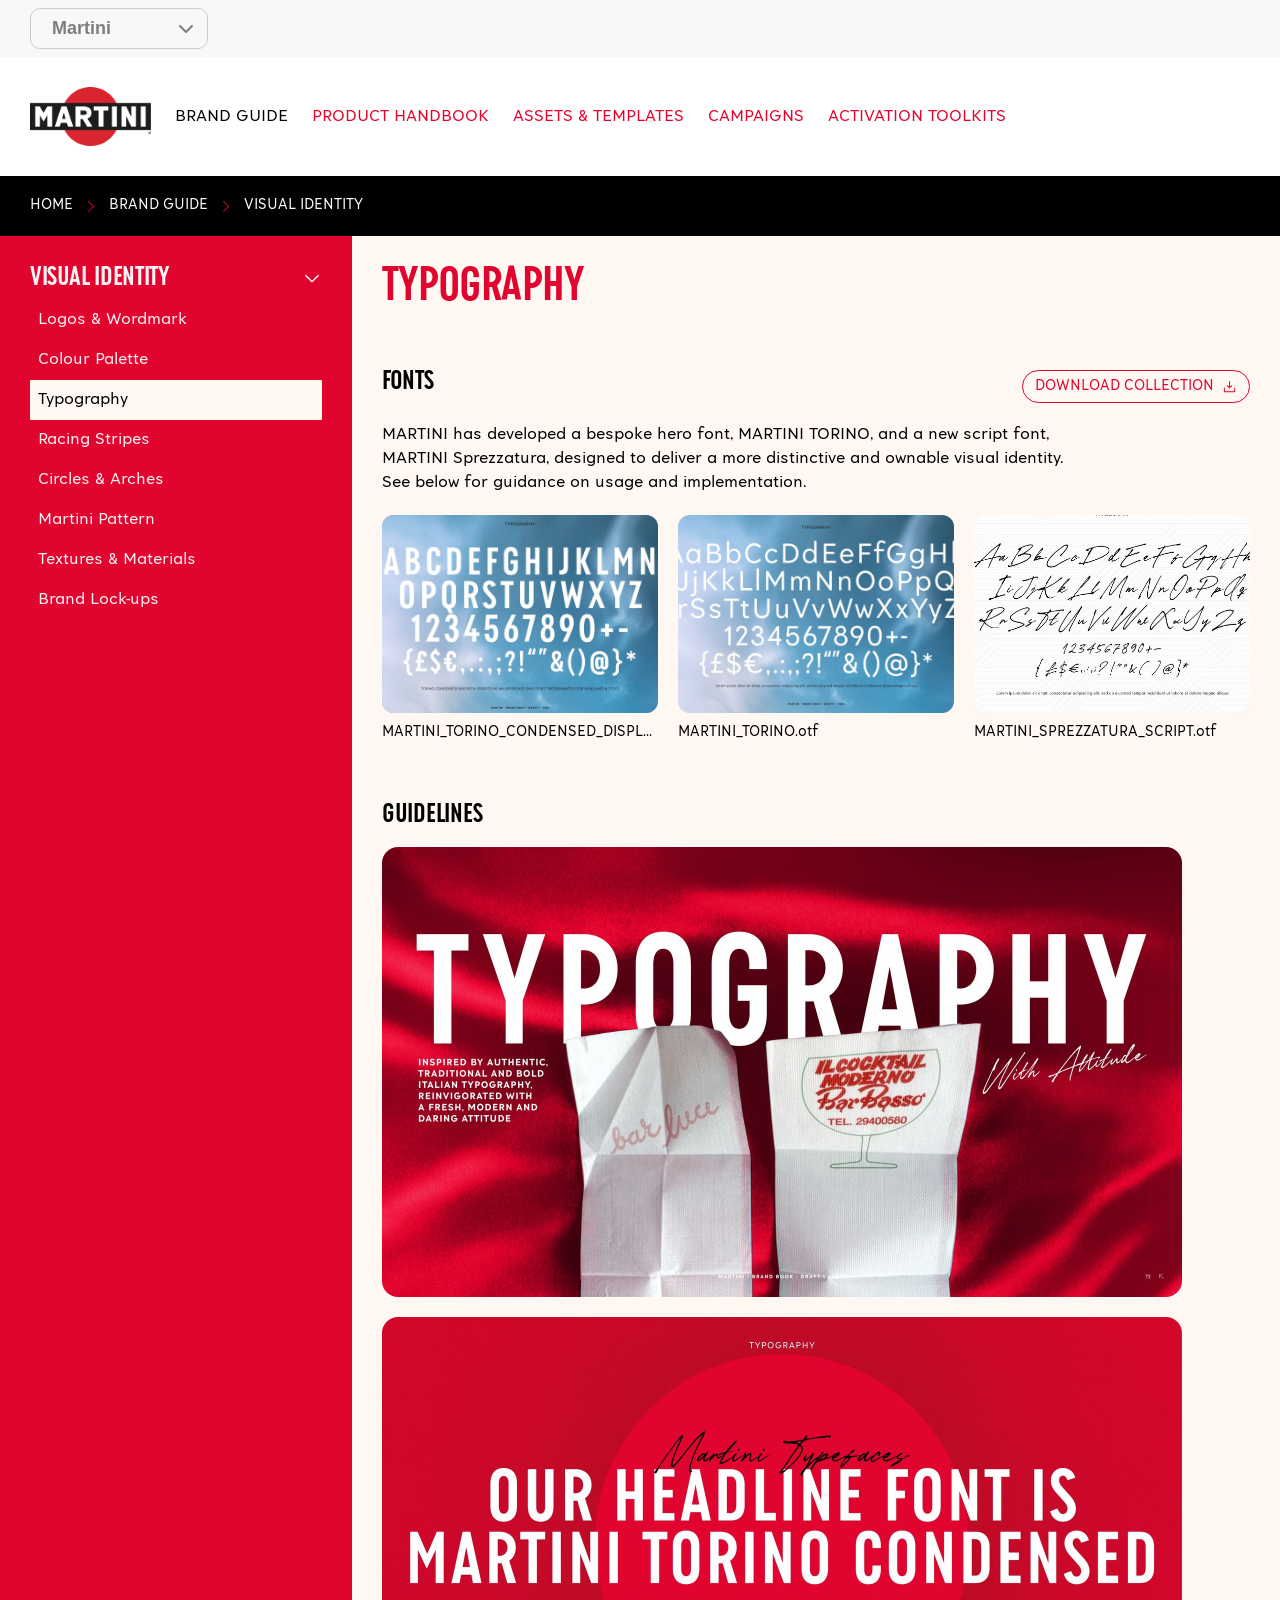
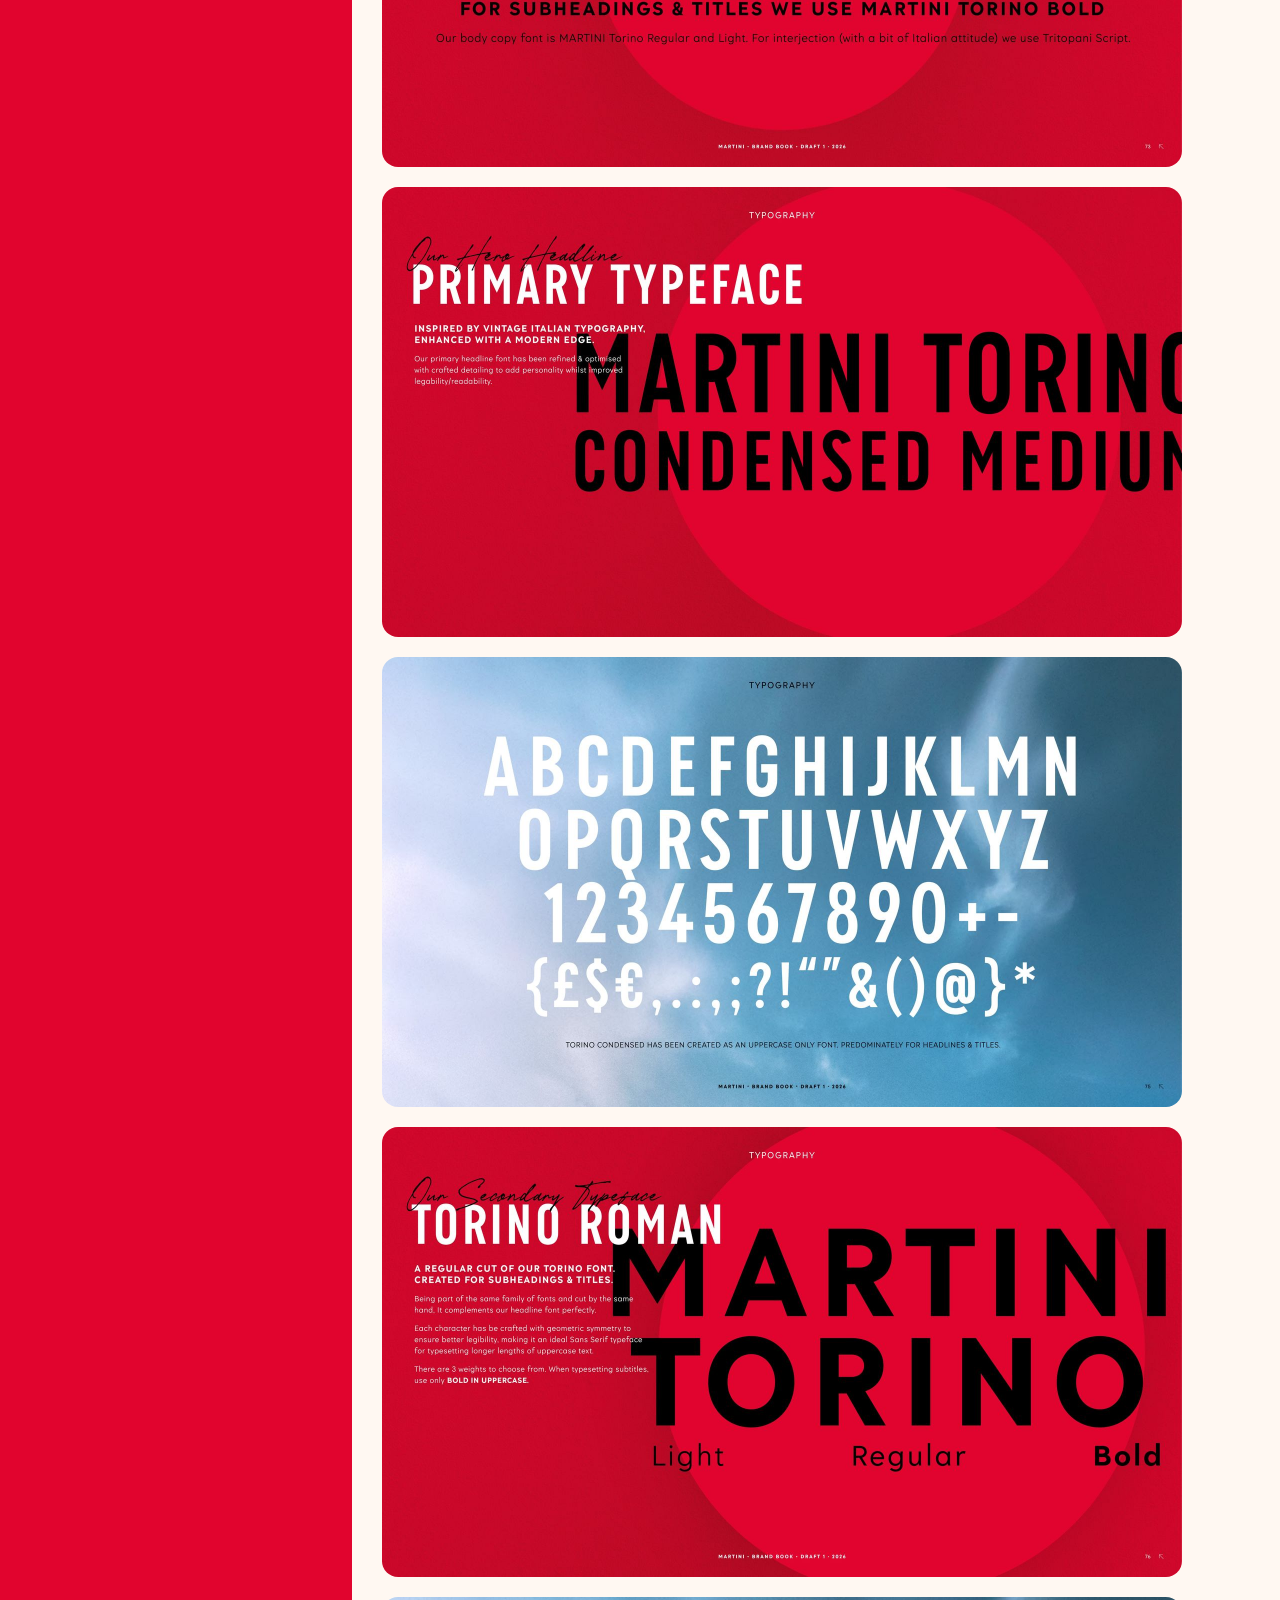
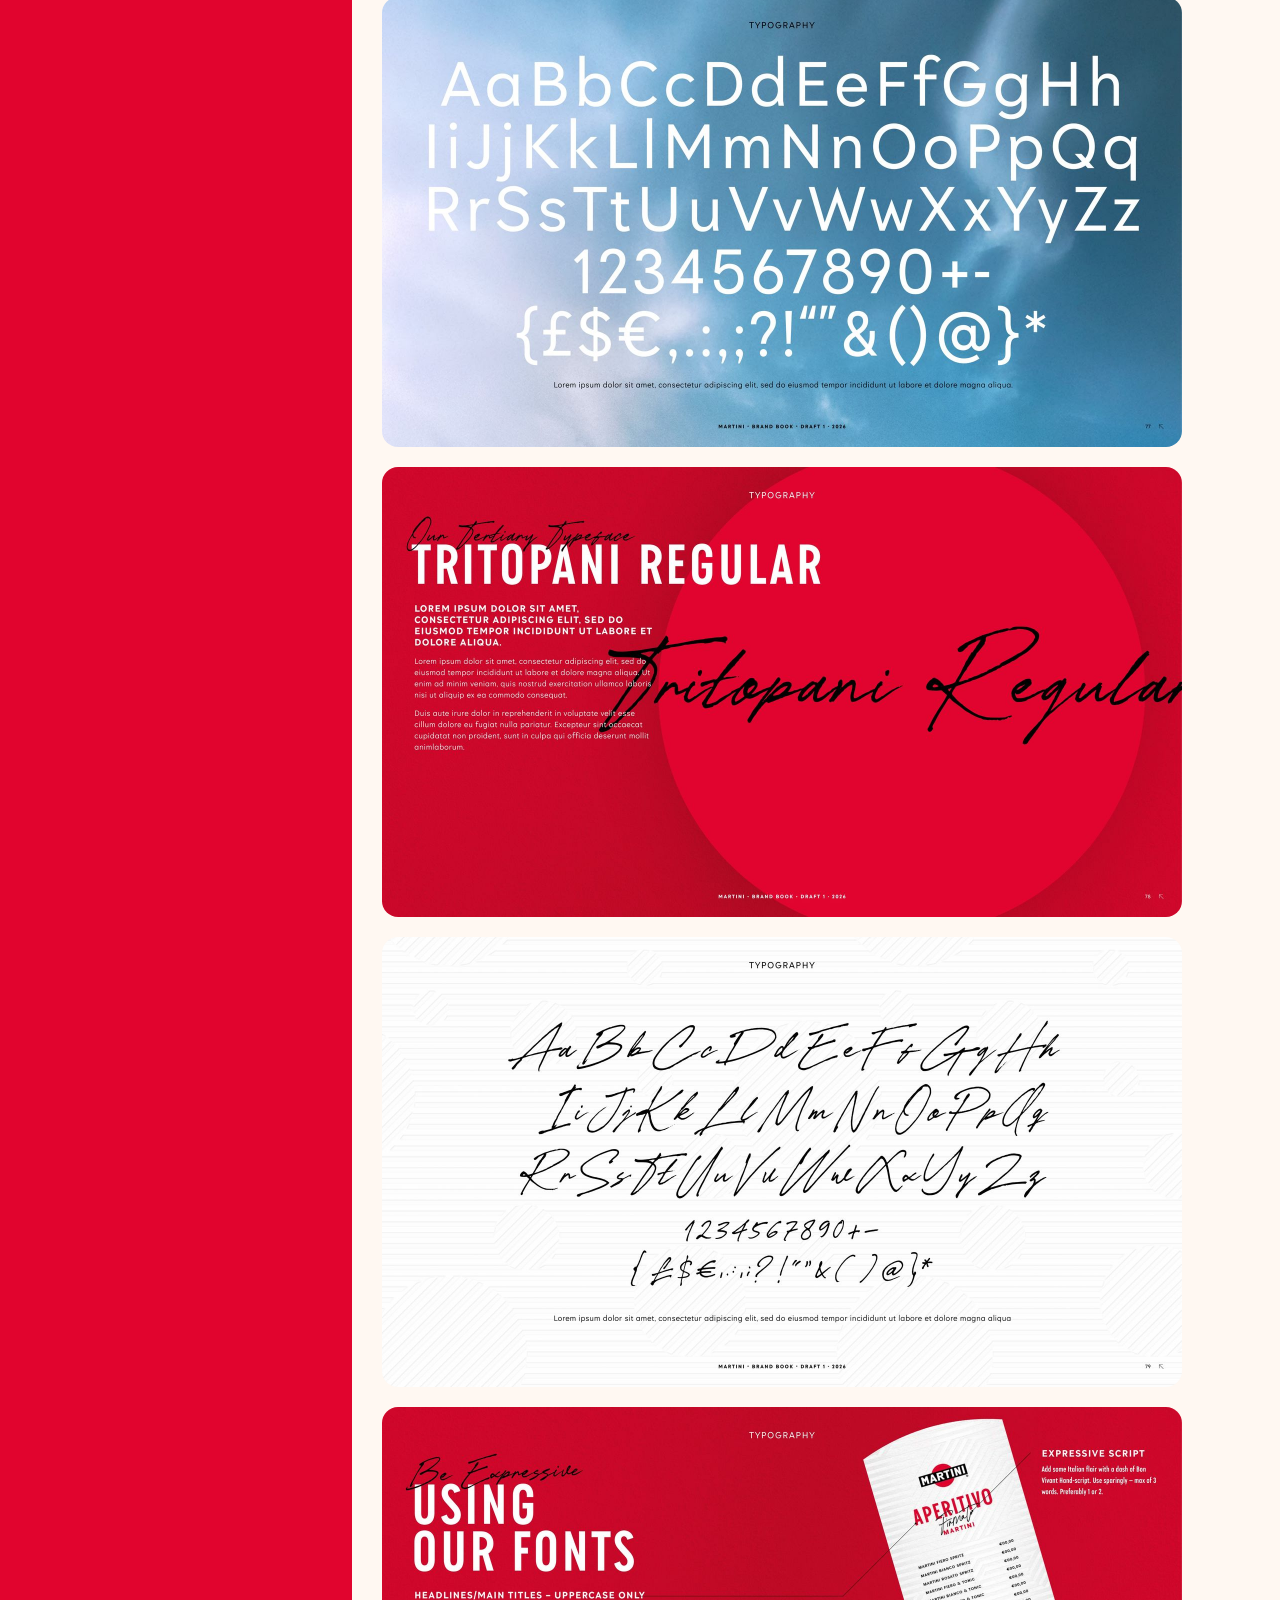
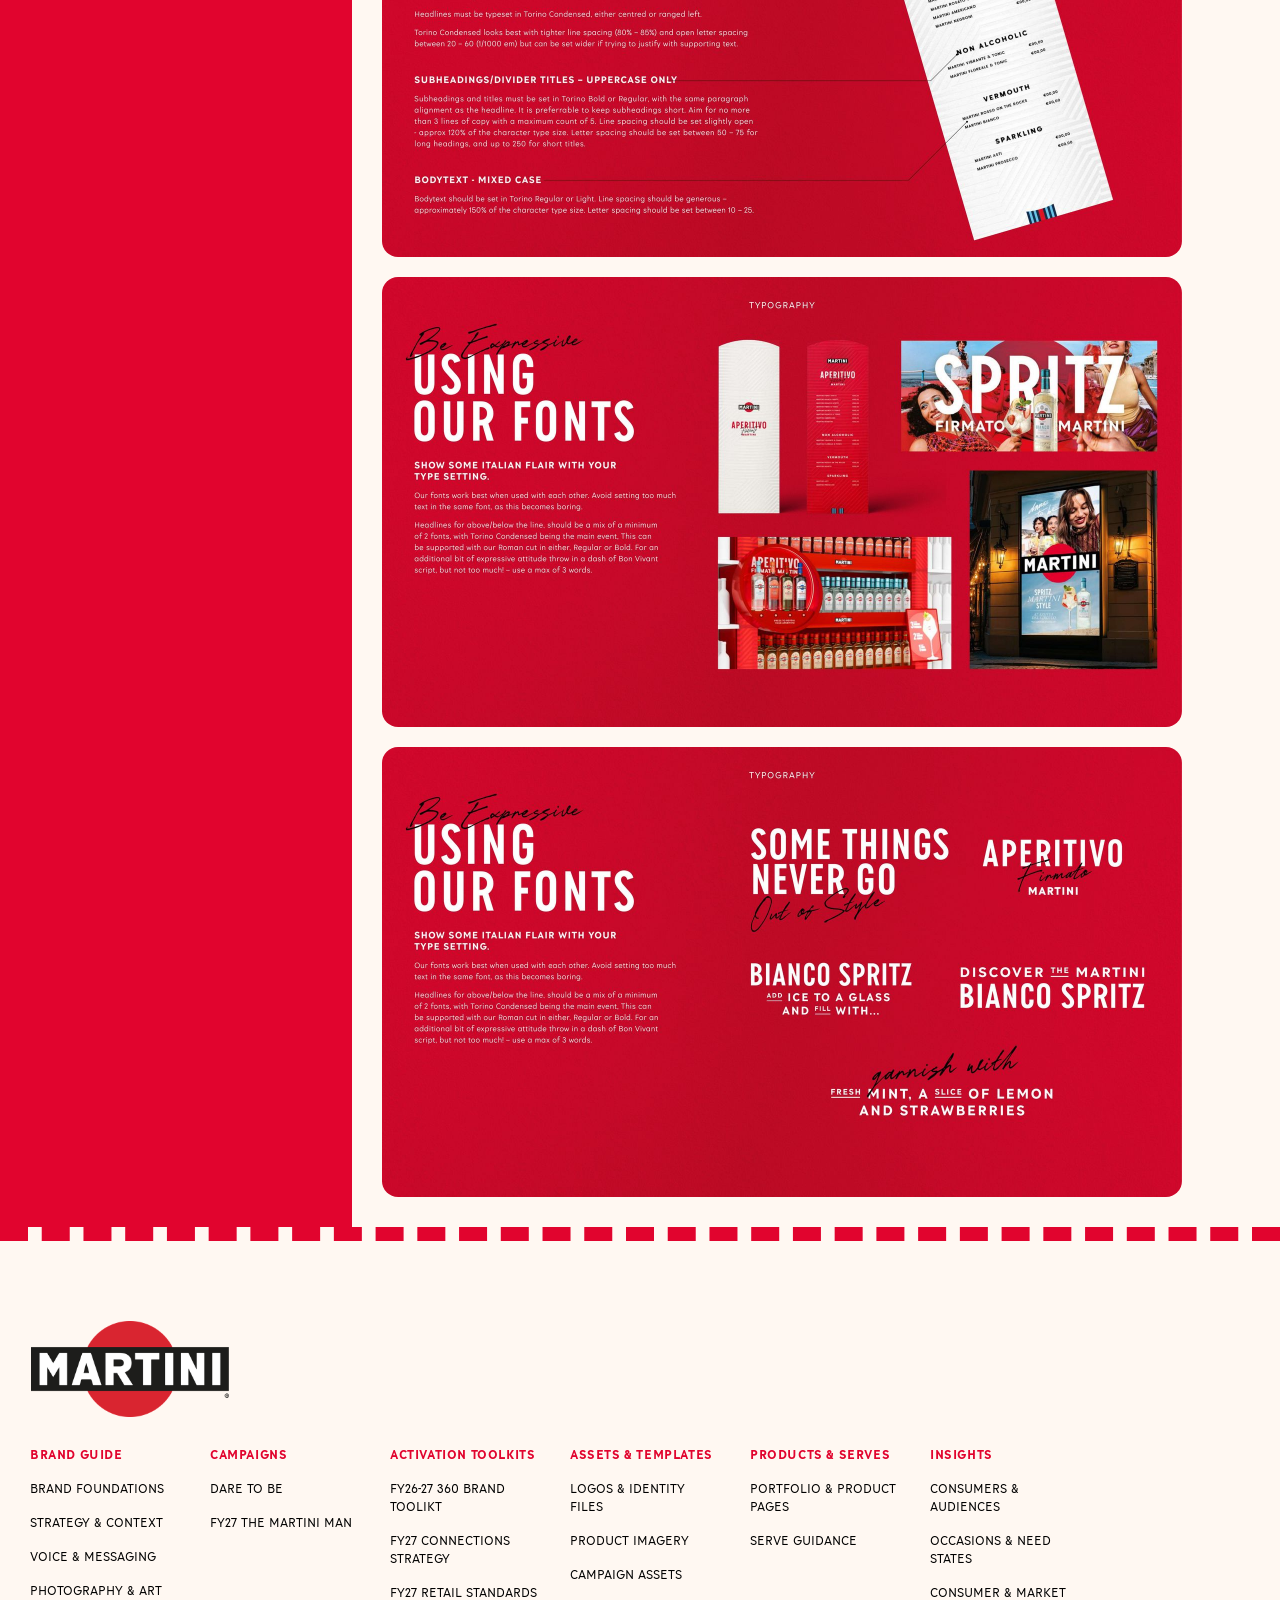
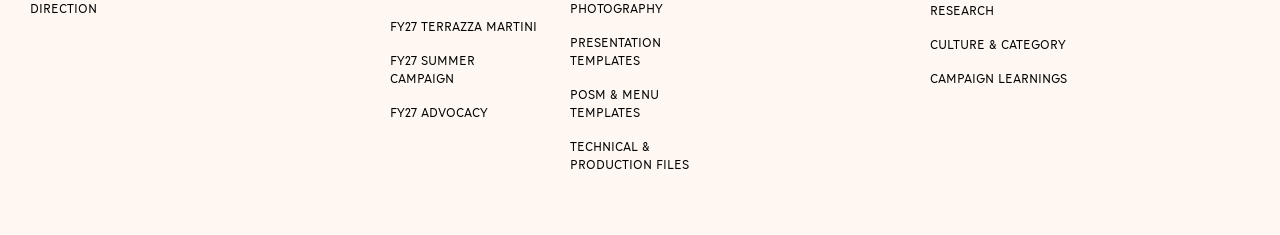
<file: typography.html>
<!doctype html>
<html lang="en">
<head>
  <meta charset="utf-8">
  <meta name="viewport" content="width=device-width, initial-scale=1">
  <title>Typography · Martini Brand Guide</title>
  <link rel="preload" href="fonts/MartiniTorino-Regular.woff2" as="font" type="font/woff2" crossorigin>
  <link rel="preload" href="fonts/MartiniTorino-CondensedMedium.woff2" as="font" type="font/woff2" crossorigin>
  <link rel="stylesheet" href="styles.css">
</head>
<body>
<div class="page">

  <!-- Sticky site header: global nav + main nav + breadcrumb -->
  <div class="site-header">
    <div class="global-nav">
      <button class="brand-select" type="button" aria-haspopup="listbox">
        <span>Martini</span>
        <img src="assets/chevron-down.svg" alt="" width="24" height="24">
      </button>
      <div class="global-user">
        <img src="assets/global-nav-user.png?v=2" alt="Notifications, account and settings">
      </div>
    </div>

    <header class="nav">
      <a class="nav__logo" href="index.html" aria-label="Martini home">
        <img src="assets/logo.png" alt="Martini">
      </a>
      <nav aria-label="Primary">
        <ul class="nav__links">
          <li><a href="brand-guide.html" aria-current="page">BRAND GUIDE</a></li>
          <li><a href="#">PRODUCT HANDBOOK</a></li>
          <li><a href="#">ASSETS &amp; TEMPLATES</a></li>
          <li><a href="#">CAMPAIGNS</a></li>
          <li><a href="activation-toolkits.html">ACTIVATION TOOLKITS</a></li>
        </ul>
      </nav>
    </header>

    <nav class="breadcrumb" aria-label="Breadcrumb">
      <ol>
        <li><a href="index.html">HOME</a></li>
        <li><img src="assets/brand-guide/icon-breadcrumb-caret.svg" alt="" width="16" height="16"><a href="brand-guide.html">BRAND GUIDE</a></li>
        <li><img src="assets/brand-guide/icon-breadcrumb-caret.svg" alt="" width="16" height="16"><a href="brand-guide.html#visual-identity">VISUAL IDENTITY</a></li>
      </ol>
    </nav>
  </div>

  <div class="guide-layout">
    <!-- Section sidebar -->
    <aside class="guide-sidebar" aria-label="Visual identity">
      <div class="guide-sidebar__inner">
        <button class="guide-sidebar__toggle" type="button" aria-expanded="true" aria-controls="sidebar-links">
          <span class="h2 trim">VISUAL IDENTITY</span>
          <img src="assets/brand-guide/icon-chevron-down-white.svg" alt="" width="20" height="20">
        </button>
        <ul class="guide-sidebar__links" id="sidebar-links">
          <li><a href="#">Logos &amp; Wordmark</a></li>
          <li><a href="colour-palette.html">Colour Palette</a></li>
          <li><a href="typography.html" aria-current="page">Typography</a></li>
          <li><a href="#">Racing Stripes</a></li>
          <li><a href="#">Circles &amp; Arches</a></li>
          <li><a href="#">Martini Pattern</a></li>
          <li><a href="#">Textures &amp; Materials</a></li>
          <li><a href="#">Brand Lock-ups</a></li>
        </ul>
      </div>
    </aside>

    <main class="guide-content">
      <h1 class="d2 trim guide-content__title">TYPOGRAPHY</h1>

      <section class="guide-block" aria-labelledby="fonts-title">
        <div class="guide-block__head">
          <h2 class="h2 trim" id="fonts-title">FONTS</h2>
          <a class="btn btn--sm" href="#"><span class="trim">DOWNLOAD COLLECTION</span><span class="btn__icon-download" aria-hidden="true"></span></a>
        </div>
        <p class="b1 trim fonts-intro">MARTINI has developed a bespoke hero font, MARTINI TORINO, and a new script font, MARTINI Sprezzatura, designed to deliver a more distinctive and ownable visual identity. See below for guidance on usage and implementation.</p>
        <ul class="font-grid">
          <li>
            <a class="font-card" href="#">
            <div class="font-card__thumb font-card__thumb--grey">
              <img src="assets/brand-guide/typography/page-075.jpg" alt="Martini Torino Condensed specimen" style="height:104%;border-radius:16px">
              <span class="font-card__badge" aria-hidden="true"><img src="assets/brand-guide/icon-download-white.svg" alt="" width="28" height="28"></span>
            </div>
            <p class="b2 font-card__name">MARTINI_TORINO_CONDENSED_DISPLAY.otf</p>
            </a>
          </li>
          <li>
            <a class="font-card" href="#">
            <div class="font-card__thumb">
              <img src="assets/brand-guide/typography/page-077.jpg" alt="Martini Torino specimen" style="height:100%">
              <span class="font-card__badge" aria-hidden="true"><img src="assets/brand-guide/icon-download-white.svg" alt="" width="28" height="28"></span>
            </div>
            <p class="b2 font-card__name">MARTINI_TORINO.otf</p>
            </a>
          </li>
          <li>
            <a class="font-card" href="#">
            <div class="font-card__thumb">
              <img src="assets/brand-guide/typography/page-079.jpg" alt="Martini Sprezzatura script specimen" style="height:115.2%">
              <span class="font-card__badge" aria-hidden="true"><img src="assets/brand-guide/icon-download-white.svg" alt="" width="28" height="28"></span>
            </div>
            <p class="b2 font-card__name">MARTINI_SPREZZATURA_SCRIPT.otf</p>
            </a>
          </li>
        </ul>
      </section>

      <section class="guide-block" aria-labelledby="guidelines-title">
        <h2 class="h2 trim" id="guidelines-title">GUIDELINES</h2>
        <img class="guide-slide" src="assets/brand-guide/typography/page-072.jpg" alt="Typography guideline, page 72" width="800" height="450">
        <img class="guide-slide" src="assets/brand-guide/typography/page-073.jpg" alt="Typography guideline, page 73" width="800" height="450">
        <img class="guide-slide" src="assets/brand-guide/typography/page-074.jpg" alt="Typography guideline, page 74" width="800" height="450" loading="lazy">
        <img class="guide-slide" src="assets/brand-guide/typography/page-075.jpg" alt="Typography guideline, page 75" width="800" height="450" loading="lazy">
        <img class="guide-slide" src="assets/brand-guide/typography/page-076.jpg" alt="Typography guideline, page 76" width="800" height="450" loading="lazy">
        <img class="guide-slide" src="assets/brand-guide/typography/page-077.jpg" alt="Typography guideline, page 77" width="800" height="450" loading="lazy">
        <img class="guide-slide" src="assets/brand-guide/typography/page-078.jpg" alt="Typography guideline, page 78" width="800" height="450" loading="lazy">
        <img class="guide-slide" src="assets/brand-guide/typography/page-079.jpg" alt="Typography guideline, page 79" width="800" height="450" loading="lazy">
        <img class="guide-slide" src="assets/brand-guide/typography/page-080.jpg" alt="Typography guideline, page 80" width="800" height="450" loading="lazy">
        <img class="guide-slide" src="assets/brand-guide/typography/page-081.jpg" alt="Typography guideline, page 81" width="800" height="450" loading="lazy">
        <img class="guide-slide" src="assets/brand-guide/typography/page-082.jpg" alt="Typography guideline, page 82" width="800" height="450" loading="lazy">
      </section>
    </main>
  </div>

  <!-- Footer -->
  <footer class="footer">
    <a class="footer__logo" href="index.html" aria-label="Martini home"><img src="assets/logo.png" alt="Martini"></a>
    <nav class="footer__cols" aria-label="Footer">
      <div class="footer__col">
        <h3>BRAND GUIDE</h3>
        <ul>
          <li><a href="#">BRAND FOUNDATIONS</a></li>
          <li><a href="#">STRATEGY &amp; CONTEXT</a></li>
          <li><a href="#">VOICE &amp; MESSAGING</a></li>
          <li><a href="#">PHOTOGRAPHY &amp; ART DIRECTION</a></li>
        </ul>
      </div>
      <div class="footer__col">
        <h3>CAMPAIGNS</h3>
        <ul>
          <li><a href="#">DARE TO BE</a></li>
          <li><a href="#">FY27 THE MARTINI MAN</a></li>
        </ul>
      </div>
      <div class="footer__col">
        <h3>ACTIVATION TOOLKITS</h3>
        <ul>
          <li><a href="#">FY26-27 360 Brand Toolikt</a></li>
          <li><a href="#">FY27 Connections Strategy</a></li>
          <li><a href="#">FY27 Retail Standards</a></li>
          <li><a href="#">FY27 TERRAZZA MARTINI</a></li>
          <li><a href="#">FY27 Summer Campaign</a></li>
          <li><a href="#">FY27 Advocacy</a></li>
        </ul>
      </div>
      <div class="footer__col">
        <h3>ASSETS &amp; TEMPLATES</h3>
        <ul>
          <li><a href="#">Logos &amp; Identity files</a></li>
          <li><a href="#">Product Imagery</a></li>
          <li><a href="#">Campaign Assets</a></li>
          <li><a href="#">Photography</a></li>
          <li><a href="#">Presentation Templates</a></li>
          <li><a href="#">POSM &amp; Menu Templates</a></li>
          <li><a href="#">Technical &amp; Production Files</a></li>
        </ul>
      </div>
      <div class="footer__col">
        <h3>PRODUCTS &amp; SERVES</h3>
        <ul>
          <li><a href="#">Portfolio &amp; Product Pages</a></li>
          <li><a href="#">Serve Guidance</a></li>
        </ul>
      </div>
      <div class="footer__col">
        <h3>INSIGHTS</h3>
        <ul>
          <li><a href="#">Consumers &amp; Audiences</a></li>
          <li><a href="#">Occasions &amp; Need States</a></li>
          <li><a href="#">Consumer &amp; Market Research</a></li>
          <li><a href="#">Culture &amp; Category</a></li>
          <li><a href="#">Campaign Learnings</a></li>
        </ul>
      </div>
    </nav>
  </footer>
</div>

<script src="main.js"></script>
<script>
  // Collapse / expand the sidebar section list
  (function () {
    const btn = document.querySelector('.guide-sidebar__toggle');
    const list = document.getElementById(btn.getAttribute('aria-controls'));
    btn.addEventListener('click', () => {
      const open = btn.getAttribute('aria-expanded') !== 'true';
      btn.setAttribute('aria-expanded', String(open));
      list.hidden = !open;
    });
  })();
</script>
</body>
</html>
</file>
<file: styles.css>
/* ---------- Fonts ---------- */
@font-face {
  font-family: "Martini Torino";
  src: url("fonts/MartiniTorino-Light.woff2") format("woff2"),
       url("fonts/MartiniTorino-Light.woff") format("woff");
  font-weight: 300;
  font-style: normal;
  font-display: swap;
}
@font-face {
  font-family: "Martini Torino";
  src: url("fonts/MartiniTorino-Regular.woff2") format("woff2"),
       url("fonts/MartiniTorino-Regular.woff") format("woff");
  font-weight: 400;
  font-style: normal;
  font-display: swap;
}
@font-face {
  font-family: "Martini Torino";
  src: url("fonts/MartiniTorino-Bold.woff2") format("woff2"),
       url("fonts/MartiniTorino-Bold.woff") format("woff");
  font-weight: 700;
  font-style: normal;
  font-display: swap;
}
@font-face {
  font-family: "Martini Torino Condensed";
  src: url("fonts/MartiniTorino-CondensedMedium.woff2") format("woff2"),
       url("fonts/MartiniTorino-CondensedMedium.woff") format("woff");
  font-weight: 500;
  font-style: normal;
  font-display: swap;
}

/* ---------- Tokens ---------- */
:root {
  --martini-red: #e1042e;
  --nav-red: #e80029;
  --martini-black: #000;
  --martini-beige: #fff8f2;
  --tint: #f7f2f3;
  --white: #fff;
  --tag-new: #45cf4c;
  --martini-red-dark: #c1272d;
  --product-background: #e8ded1;

  --font-body: "Martini Torino", "Helvetica Neue", Arial, sans-serif;
  --font-display: "Martini Torino Condensed", "Martini Torino", "Arial Narrow", sans-serif;

  --page-max: 1440px;
  --anchor-gap: 40px; /* space above a section when jumped to from the page nav */
  --gutter: 30px;
}

/* ---------- Base ---------- */
*,
*::before,
*::after { box-sizing: border-box; }

html { -webkit-text-size-adjust: 100%; }

body {
  margin: 0;
  background: var(--white);
  color: var(--martini-black);
  font-family: var(--font-body);
  font-size: 16px;
  line-height: 24px;
  -webkit-font-smoothing: antialiased;
}

img { display: block; max-width: 100%; }
a { color: inherit; text-decoration: none; }
p, h1, h2, h3, ul { margin: 0; padding: 0; }
ul { list-style: none; }
button { font: inherit; color: inherit; background: none; border: 0; padding: 0; cursor: pointer; }

/* Figma "text-box-trim: cap / alphabetic" */
.trim { text-box: trim-both cap alphabetic; }

.page {
  max-width: var(--page-max);
  margin: 0 auto;
  background: var(--white);
  overflow-x: clip; /* clip (not hidden) so position: sticky keeps working */
}

/* ---------- Type styles ---------- */
.d1 { font-family: var(--font-display); font-weight: 500; font-size: 120px; line-height: 0.85; letter-spacing: -2px; }
.d2 { font-family: var(--font-display); font-weight: 500; font-size: 63px; line-height: 54px; letter-spacing: -0.63px; text-transform: uppercase; }
.h1 { font-family: var(--font-display); font-weight: 500; font-size: 43px; line-height: 0.85; text-transform: uppercase; color: var(--martini-red); }
.h2 { font-family: var(--font-display); font-weight: 500; font-size: 27px; line-height: 24px; letter-spacing: -0.27px; text-transform: uppercase; }
.b1 { font-size: 16px; line-height: 24px; }
.b2 { font-size: 14px; line-height: 20px; }

/* ---------- Buttons ---------- */
.btn {
  display: inline-flex;
  align-items: center;
  justify-content: center;
  gap: 10px;
  padding: 10px 16px;
  border: 2px solid var(--martini-red);
  border-radius: 90px;
  color: var(--martini-red);
  font-size: 16px;
  line-height: 14px;
  text-transform: uppercase;
  white-space: nowrap;
  transition: background-color .2s, color .2s;
}
.btn img { width: 15px; height: 15px; flex-shrink: 0; transition: filter .2s; }
.btn:hover,
.btn:focus-visible { background: var(--martini-red); color: var(--white); }
.btn:hover img,
.btn:focus-visible img { filter: brightness(0) invert(1); }

.btn--sm {
  gap: 8px;
  padding: 8px 12px;
  border-width: 1px;
  font-size: 14px;
  line-height: 12px;
}

/* ---------- Sticky header ---------- */
/* --header-h is measured by JS so the page nav can stick right below it */
.site-header {
  position: sticky;
  top: 0;
  z-index: 50;
  background: var(--white);
}

/* ---------- Global nav ---------- */
.global-nav {
  display: flex;
  align-items: center;
  justify-content: space-between;
  gap: 20px;
  padding: 8px var(--gutter);
  background: #f8f8f8;
}
.brand-select {
  position: relative;
  display: flex;
  align-items: center;
  justify-content: space-between;
  width: 178px;
  height: 41px;
  padding: 0 9px 0 21px;
  border: 1px solid #ccc;
  border-radius: 10px;
  color: #7e7e7e;
  font-family: "Source Sans Pro", "Source Sans 3", "Helvetica Neue", Arial, sans-serif;
  font-weight: 600;
  font-size: 18px;
  line-height: 25px;
}
.brand-select img { width: 24px; height: 24px; }
.global-search {
  display: flex;
  align-items: center;
  justify-content: space-between;
  width: 611px;
  max-width: 100%;
  height: 41px;
  padding: 8px 6px;
  border: 1px solid #ccc;
  border-radius: 10px;
}
.global-search input {
  flex: 1;
  min-width: 0;
  margin: 0 8px;
  border: 0;
  background: transparent;
  font: inherit;
  font-size: 16px;
  outline: none;
}
.global-search > img { width: 24px; height: 24px; flex-shrink: 0; }
.global-search__image {
  display: flex;
  align-items: center;
  justify-content: center;
  padding: 2px 4px;
  border: 1px solid #ccc;
  border-radius: 4px;
}
.global-search__image img { width: 24px; height: 24px; }
.global-user {
  position: relative;
  width: 241px;
  height: 48px;
  flex-shrink: 0;
  overflow: hidden;
}
.global-user img {
  width: 100%;
  height: 100%;
}

/* ---------- Main nav ---------- */
.nav {
  display: flex;
  align-items: center;
  gap: 40px;
  padding: var(--gutter);
}
.nav__logo { width: 121px; height: 59px; flex-shrink: 0; }
.nav__logo img { width: 100%; height: 100%; object-fit: contain; }
.nav__links { display: flex; align-items: center; gap: 40px; }
.nav__links a {
  color: var(--nav-red);
  font-size: 16px;
  line-height: 24px;
  white-space: nowrap;
  text-box: trim-both cap alphabetic;
  position: relative;
}
.nav__links a::after {
  content: "";
  position: absolute;
  left: 0; right: 0; bottom: -6px;
  height: 1px;
  background: currentColor;
  transform: scaleX(0);
  transform-origin: left;
  transition: transform .2s;
}
.nav__links a:hover::after,
.nav__links a:focus-visible::after { transform: scaleX(1); }
.nav__links a[aria-current="page"] { color: var(--martini-black); }

/* ---------- Breadcrumb ---------- */
.breadcrumb {
  padding: 20px var(--gutter);
  background: var(--martini-black);
}
.breadcrumb ol {
  display: flex;
  align-items: center;
  gap: 10px;
  margin: 0;
  padding: 0;
  list-style: none;
}
.breadcrumb li { display: flex; align-items: center; gap: 10px; }
.breadcrumb a,
.breadcrumb span {
  color: var(--white);
  font-size: 14px;
  line-height: 20px;
  white-space: nowrap;
}
.breadcrumb a:hover { color: var(--martini-red); }
.breadcrumb img { width: 16px; height: 16px; }

/* ---------- Page nav (sticks under the site header) ---------- */
.page-nav {
  position: sticky;
  top: var(--header-h, 0px);
  z-index: 40;
  padding: 20px var(--gutter);
  background: var(--martini-red);
}
.page-nav ul { display: flex; flex-wrap: wrap; gap: 12px 40px; }
.page-nav a {
  display: block;
  position: relative;
  color: var(--martini-beige);
  font-size: 14px; /* Body/B2 */
  line-height: 20px;
  white-space: nowrap;
}
.page-nav a::after {
  content: "";
  position: absolute;
  left: 0; right: 0; bottom: 0;
  height: 1px;
  background: currentColor;
  transform: scaleX(0);
  transform-origin: left;
  transition: transform .2s;
}
.page-nav a:hover::after,
.page-nav a:focus-visible::after,
.page-nav a[aria-current="true"]::after { transform: scaleX(1); }

/* ---------- Hero ---------- */
.hero {
  position: relative;
  display: flex;
  flex-direction: column;
  justify-content: flex-end;
  gap: 22px;
  height: 589px;
  padding: 34px;
  overflow: hidden;
  background: var(--martini-red);
  color: var(--white);
}
.hero__img {
  position: absolute;
  left: -25px;
  top: 0;
  width: calc(100% + 43px);
  height: auto;
  max-width: none;
  transform: translateY(-50.34%);
}
.hero__shade {
  position: absolute;
  left: -25px;
  right: -30px;
  top: 215px;
  bottom: 0;
  background: linear-gradient(to bottom, rgba(0, 0, 0, 0) 0%, rgba(0, 0, 0, .716) 100%);
}
.hero > *:not(.hero__img):not(.hero__shade) { position: relative; }
.hero__eyebrow {
  font-family: var(--font-display);
  font-weight: 500;
  font-size: 26px;
  line-height: 0.85;
  letter-spacing: 2px;
  color: var(--martini-beige);
}
.hero__title { max-width: 896px; }
.hero__intro { max-width: 400px; color: var(--tint); }

/* ---------- Sections ---------- */
.section {
  display: flex;
  flex-direction: column;
  gap: 30px;
  padding: 60px var(--gutter) 0;
  background: var(--martini-beige);
}
.section--last { padding-bottom: 60px; }

.section__head {
  display: flex;
  align-items: center;
  justify-content: space-between;
  gap: 20px;
}

/* ---------- Large cards ---------- */
.card-grid {
  display: grid;
  grid-template-columns: repeat(3, minmax(0, 1fr));
  gap: 30px;
}
.card {
  display: flex;
  flex-direction: column;
  align-items: center;
  min-height: 613px;
  padding: 10px;
  overflow: hidden;
  background: var(--white);
  border: 1px solid var(--tint);
  border-radius: 24px;
  transition: box-shadow .2s, transform .2s;
}
.card:hover { box-shadow: 0 12px 30px rgba(0, 0, 0, .06); transform: translateY(-2px); }

/* Whole card is the touch target: the card's button link is stretched over the card */
.card,
.featured,
.link-card { position: relative; cursor: pointer; }
.card .btn::after,
.featured .btn::after,
.link-card .btn::after {
  content: "";
  position: absolute;
  inset: 0;
  border-radius: inherit;
}
/* The stretched link means the button is "hovered" anywhere on the card,
   so keep it in its default style there; the headline colour is the card's hover cue */
.card .btn:hover,
.featured .btn:hover,
.link-card .btn:hover { background: none; color: var(--martini-red); }
.card .btn:hover img,
.featured .btn:hover img,
.link-card .btn:hover img { filter: none; }

/* Hover variant: headline turns Martini Red (large cards, featured carousel, useful links) */
.card .d2,
.featured .d2,
.link-card .h2 { transition: color .2s; }
.card:hover .d2,
.card:focus-within .d2,
.featured:hover .d2,
.featured:focus-within .d2,
.link-card:hover .h2,
.link-card:focus-within .h2 { color: var(--martini-red); }
.card__img {
  width: 100%;
  height: 239px;
  object-fit: cover;
  border-radius: 20px;
  flex-shrink: 0;
}
.card__body {
  flex: 1;
  display: flex;
  flex-direction: column;
  align-items: center;
  justify-content: center;
  gap: 30px;
  width: 100%;
  padding: 35px 40px 25px;
  text-align: center;
}

/* ---------- Carousel ---------- */
.carousel-controls { display: flex; align-items: center; justify-content: flex-end; gap: 10px; }
.carousel-btn {
  display: flex;
  align-items: center;
  justify-content: center;
  width: 40px;
  height: 40px;
  padding: 8px;
  background: var(--white);
  border: 1px solid var(--tint);
  border-radius: 60px;
}
.carousel-btn img { width: 24px; height: 24px; }
.carousel-btn:hover { border-color: var(--martini-red); }
.carousel-dot {
  width: 10px;
  height: 10px;
  border-radius: 50%;
  background: url("assets/dot.svg") center / 10px 10px no-repeat;
}
.carousel-dot[aria-current="true"] { background-image: url("assets/dot-active.svg"); }

.featured {
  display: flex;
  align-items: center;
  gap: 48px;
  padding: 10px 50px 10px 10px;
  overflow: hidden;
  background: var(--white);
  border: 1px solid var(--tint);
  border-radius: 28px;
}
.featured[hidden] { display: none; }
.featured__img {
  width: 640px;
  height: 480px;
  flex-shrink: 0;
  object-fit: cover;
  border-radius: 20px;
}
.featured__body {
  flex: 1;
  min-width: 0;
  display: flex;
  flex-direction: column;
  align-items: flex-start;
  justify-content: center;
  gap: 20px;
}
.br-wide { display: none; }
@media (min-width: 1281px) { .br-wide { display: inline; } }

/* ---------- Latest assets + useful links ---------- */
.split {
  display: grid;
  grid-template-columns: 910px minmax(0, 1fr);
  gap: 30px;
  align-items: start;
}
.split__col { display: flex; flex-direction: column; gap: 30px; min-width: 0; }
.split__col .h1 { white-space: nowrap; }

.asset-list {
  display: flex;
  flex-direction: column;
  gap: 12px;
  padding: 24px 20px;
  background: var(--white);
  border: 1px solid var(--tint);
  border-radius: 28px;
}
.asset {
  display: flex;
  align-items: center;
  gap: 12px;
  padding-bottom: 12px;
  border-bottom: 1px solid var(--tint);
}
.asset__thumb {
  width: 76px;
  height: 57px;
  flex-shrink: 0;
  object-fit: cover;
  background: var(--tint);
  border-radius: 4px;
}
.asset__info { flex: 1; min-width: 0; display: flex; flex-direction: column; gap: 12px; }
.asset__title { display: flex; align-items: center; gap: 12px; }
.asset__title .h2 { white-space: nowrap; }
.asset__title .h2 a { transition: color .2s; }
.asset__title .h2 a:hover,
.asset__title .h2 a:focus-visible { color: var(--martini-red); }
.asset__meta { display: flex; gap: 12px; white-space: nowrap; }
.tag {
  display: inline-flex;
  align-items: center;
  padding: 0 4px;
  background: var(--white);
  border: 1px solid var(--tag-new);
  border-radius: 4px;
  font-size: 14px;
  line-height: 20px;
  white-space: nowrap;
}
.tag--updated { border-color: var(--martini-red); }
.asset__download {
  display: flex;
  width: 24px;
  height: 24px;
  flex-shrink: 0;
  border-radius: 4px;
  color: var(--martini-black);
  transition: color .2s;
}
.asset__download:hover,
.asset__download:focus-visible { color: var(--martini-red); }
/* The SVG asset is used as a mask so its colour follows currentColor */
.asset__download-icon {
  width: 24px;
  height: 24px;
  background-color: currentColor;
  -webkit-mask: url("assets/download.svg") center / 24px 24px no-repeat;
  mask: url("assets/download.svg") center / 24px 24px no-repeat;
}

.link-cards { display: flex; flex-direction: column; gap: 20px; }
.link-card {
  display: flex;
  align-items: center;
  gap: 20px;
  width: 440px;
  max-width: 100%;
  padding: 10px;
  background: var(--white);
  border: 1px solid var(--tint);
  border-radius: 24px;
}
.link-card__img {
  width: 120px;
  height: 120px;
  flex-shrink: 0;
  object-fit: cover;
  border-radius: 20px;
}
.link-card__body {
  flex: 1;
  min-width: 0;
  display: flex;
  flex-direction: column;
  align-items: flex-start;
  gap: 12px;
  padding: 10px 0;
}
.link-card__text { display: flex; flex-direction: column; gap: 8px; }

/* ---------- Brand guide hero ---------- */
.hero--guide { gap: 22px; }
.hero--guide .hero__img {
  left: -5.21%;
  width: 135.35%;
  aspect-ratio: 1949 / 1300;
  object-fit: cover;
  transform: translateY(-21.85%);
}
.hero__tint {
  position: absolute;
  inset: 0;
  background: linear-gradient(to bottom, rgba(255, 255, 255, 0) 0%, rgba(0, 0, 0, .2) 78.365%);
}
.hero--guide .hero__shade { top: 258px; }
.hero--guide .hero__title { max-width: 756px; }
.hero--guide .hero__intro { max-width: 421px; }
.hero > .btn { align-self: flex-start; }

.btn--light {
  border-color: var(--martini-beige);
  color: var(--martini-beige);
}
.btn--light:hover,
.btn--light:focus-visible { background: var(--martini-beige); color: var(--martini-red); }
.btn--light:hover img,
.btn--light:focus-visible img { filter: none; }
/* Download icon drawn from the SVG as a mask so it follows the text colour */
.btn__icon-download {
  width: 15px;
  height: 15px;
  flex-shrink: 0;
  background-color: currentColor;
  -webkit-mask: url("assets/brand-guide/icon-download-beige.svg") center / 15px 15px no-repeat;
  mask: url("assets/brand-guide/icon-download-beige.svg") center / 15px 15px no-repeat;
}

/* ---------- Topic rows ---------- */
.topics {
  display: flex;
  flex-direction: column;
  gap: 40px;
  padding: 60px var(--gutter);
  background: var(--martini-beige);
}
.topic-row {
  display: grid;
  grid-template-columns: 440px minmax(0, 1fr);
  gap: 30px;
  align-items: start;
  padding-bottom: 40px;
  border-bottom: 1px solid #e8ded1;
  /* when jumped to, land 40px below the sticky header + page nav */
  scroll-margin-top: calc(var(--header-h, 0px) + var(--page-nav-h, 0px) + var(--anchor-gap));
}
.topic-row__intro {
  display: flex;
  flex-direction: column;
  align-items: flex-start;
  gap: 20px;
  padding-right: 80px;
}
.topic-row__intro .d2 { color: var(--martini-red); }

.topic-grid {
  display: grid;
  grid-template-columns: repeat(4, 205px);
  gap: 30px;
}
.topic-grid .is-extra[hidden] { display: none; }

.topic {
  display: flex;
  flex-direction: column;
  gap: 20px;
  min-height: 338px;
  padding: 10px 10px 20px;
  overflow: hidden;
  background: var(--white);
  border-radius: 20px;
  cursor: pointer;
  transition: box-shadow .2s, transform .2s;
}
/* Same lift as the large cards on the hub page */
.topic:hover,
.topic:focus-visible { box-shadow: 0 12px 30px rgba(0, 0, 0, .06); transform: translateY(-2px); }
.topic__thumb {
  position: relative;
  width: 185px;
  height: 185px;
  flex-shrink: 0;
  overflow: hidden;
  background: var(--tint);
  border-radius: 16px;
}
.topic__thumb--red { background: var(--martini-red-dark); }
/* Crop geometry comes straight from Figma via inline left/top/width/height */
.topic__thumb img {
  position: absolute;
  max-width: none;
  object-fit: cover;
}
.topic__label {
  flex: 1;
  display: flex;
  align-items: center;
  justify-content: center;
  padding: 0 10px;
}
.topic__title {
  font-family: var(--font-display);
  font-weight: 500;
  font-size: 34px;
  line-height: 32px;
  text-align: center;
  text-transform: uppercase;
  color: var(--martini-black);
  transition: color .2s;
}
.topic:hover .topic__title,
.topic:focus-visible .topic__title { color: var(--martini-red); }

.btn__icon-toggle { width: 15px; height: 15px; }

/* ---------- Activation toolkits ---------- */
.hero--compact { height: 501px; }
.hero--compact .hero__shade { top: 191px; }
.hero--compact .hero__intro { max-width: 416px; color: var(--white); }
.hero--toolkits .hero__intro { max-width: 475px; }

.section__actions { display: flex; align-items: center; justify-content: flex-end; gap: 20px; }
.view-toggle { display: flex; align-items: center; gap: 8px; }
.view-toggle button { display: block; width: 32px; height: 32px; border-radius: 4px; }
.view-toggle button:focus-visible { outline: 2px solid var(--martini-red); outline-offset: 2px; }
.view-toggle img { width: 32px; height: 32px; }

.toolkits { margin: 0; padding: 0; list-style: none; }
.toolkit { min-height: 0; }
.toolkit .h1 { color: var(--martini-black); transition: color .2s; }
.toolkit:hover .h1,
.toolkit:focus-within .h1 { color: var(--martini-red); }
.toolkit__text { display: flex; flex-direction: column; gap: 30px; }
.toolkit__thumb { display: none; }

/* List view: full-width rows with a small thumbnail and the button on the right */
.toolkits[data-view="list"] { display: flex; flex-direction: column; gap: 10px; }
.toolkits[data-view="list"] .toolkit {
  flex-direction: row;
  gap: 20px;
  padding: 20px;
}
.toolkits[data-view="list"] .toolkit__img { display: none; }
.toolkits[data-view="list"] .toolkit__thumb {
  display: block;
  width: 132px;
  height: 91px;
  flex-shrink: 0;
  object-fit: cover;
  border-radius: 8px;
}
.toolkits[data-view="list"] .toolkit__body {
  flex-direction: row;
  justify-content: space-between;
  gap: 20px;
  padding: 0;
  text-align: left;
}
.toolkits[data-view="list"] .toolkit__text { gap: 20px; max-width: 550px; }
.toolkits[data-view="list"] .toolkit__text .b1 { max-width: 460px; }
.toolkits[data-view="list"] .br-wide { display: none; }

/* ---------- Brand guide content pages (sidebar + content) ---------- */
.guide-layout {
  display: grid;
  grid-template-columns: 352px minmax(0, 1fr);
  background: var(--martini-beige);
}
.guide-sidebar {
  padding: 30px;
  background: var(--martini-red);
}
/* The link list follows the reader down the page */
.guide-sidebar__inner {
  position: sticky;
  top: calc(var(--header-h, 0px) + 30px);
  display: flex;
  flex-direction: column;
  gap: 10px;
}
.guide-sidebar__toggle {
  display: flex;
  align-items: center;
  justify-content: space-between;
  width: 100%;
  color: var(--tint);
  text-align: left;
}
.guide-sidebar__toggle img { width: 20px; height: 20px; transition: transform .2s; }
.guide-sidebar__toggle[aria-expanded="false"] img { transform: rotate(-90deg); }
.guide-sidebar__links[hidden] { display: none; }
.guide-sidebar__links a {
  display: block;
  padding: 8px;
  color: var(--tint);
  font-size: 16px;
  line-height: 24px;
  text-box: trim-both cap alphabetic;
  white-space: nowrap;
  transition: background-color .2s, color .2s;
}
.guide-sidebar__links a:hover,
.guide-sidebar__links a:focus-visible { background: var(--martini-red-dark); }
.guide-sidebar__links a[aria-current="page"] { background: var(--martini-beige); color: var(--martini-black); }

.guide-content {
  display: flex;
  flex-direction: column;
  gap: 60px;
  min-width: 0;
  padding: 30px;
}
.guide-content__title { color: var(--martini-red); }
.guide-block { display: flex; flex-direction: column; align-items: flex-start; gap: 20px; }
.fonts-intro { max-width: 700px; }
.retail-intro { max-width: 805px; }
.guide-block__head {
  display: flex;
  align-items: flex-start;
  justify-content: space-between;
  gap: 20px;
  width: 100%;
}

.font-grid {
  display: grid;
  grid-template-columns: repeat(3, minmax(0, 1fr));
  gap: 20px;
  width: 100%;
}
.font-card { display: flex; flex-direction: column; gap: 10px; min-width: 0; }
.font-card:focus-visible { outline: 2px solid var(--martini-red); outline-offset: 4px; border-radius: 12px; }
.font-card__thumb {
  position: relative;
  height: 198px;
  overflow: hidden;
  background: var(--product-background);
  border-radius: 12px;
}
.font-card__thumb--grey { background: #9e9a96; }
/* Download artwork shown whole, at its own size, centred in the tile */
.font-card__thumb--contain { display: flex; align-items: center; justify-content: center; }
.font-card__thumb.font-card__thumb--contain > img { position: static; transform: none; aspect-ratio: auto; max-width: 90%; object-fit: contain; }
/* Slide specimens are scaled per card (inline height) and centred, as in Figma */
.font-card__thumb > img {
  position: absolute;
  top: 50%;
  left: 50%;
  width: auto;
  max-width: none;
  aspect-ratio: 16 / 9;
  transform: translate(-50%, -50%);
}
/* Hover: darken the specimen and show a download badge */
.font-card__thumb::after {
  content: "";
  position: absolute;
  inset: 0;
  background: rgba(0, 0, 0, .6);
  opacity: 0;
  transition: opacity .2s;
}
.font-card__badge {
  position: absolute;
  top: 12px;
  left: 12px;
  z-index: 1;
  display: flex;
  align-items: center;
  justify-content: center;
  padding: 2px 4px;
  background: var(--martini-black);
  border-radius: 4px;
  opacity: 0;
  transition: opacity .2s;
}
.font-card__badge img { width: 28px; height: 28px; }
.font-card:hover .font-card__thumb::after,
.font-card:hover .font-card__badge,
.font-card:focus-visible .font-card__thumb::after,
.font-card:focus-visible .font-card__badge { opacity: 1; }
.font-card__name {
  overflow: hidden;
  text-overflow: ellipsis;
  white-space: nowrap;
}

.guide-slide {
  width: 100%;
  max-width: 800px;
  height: auto;
  aspect-ratio: 16 / 9;
  object-fit: cover;
  border-radius: 16px;
}
.guide-slide--intro { aspect-ratio: 800 / 446; }
.guide-slide--r24 { border-radius: 24px; }

/* ---------- Footer ---------- */
.footer {
  display: flex;
  justify-content: space-between;
  align-items: flex-start;
  gap: 30px;
  padding: 80px var(--gutter) 60px;
  background: var(--martini-beige);
  border-top: 14px dashed var(--martini-red);
}
.footer__logo { width: 200px; height: 96px; flex-shrink: 0; }
.footer__logo img { width: 100%; height: 100%; object-fit: contain; }
.footer__cols {
  flex: 1;
  display: flex;
  justify-content: flex-end;
  gap: 30px;
  font-size: 12px;
  line-height: 18px;
  text-transform: uppercase;
}
.footer__col { display: flex; flex-direction: column; gap: 16px; width: 150px; }
.footer__col h3 {
  font-size: 12px;
  line-height: 18px;
  font-weight: 700;
  letter-spacing: 0.6px;
  color: var(--martini-red);
  text-box: trim-both cap alphabetic;
}
.footer__col ul { display: flex; flex-direction: column; gap: 16px; }
.footer__col a { display: block; text-box: trim-both cap alphabetic; }
.footer__col a:hover { color: var(--martini-red); }

/* ---------- Responsive ---------- */
@media (max-width: 1280px) {
  .global-user { display: none; }
  .nav { flex-wrap: wrap; gap: 24px; }
  .nav__links { flex-wrap: wrap; gap: 24px; }
  .d1 { font-size: 96px; }
  .d2 { font-size: 48px; line-height: 44px; }
  .featured__img { width: 50%; height: auto; aspect-ratio: 4 / 3; }
  .split { grid-template-columns: 1fr; }
  .topic-row { grid-template-columns: 1fr; }
  .topic-row__intro { padding-right: 0; max-width: 520px; }
  .topic-grid { grid-template-columns: repeat(auto-fill, 205px); }
  .footer { flex-direction: column; }
  .footer__cols { flex-wrap: wrap; justify-content: flex-start; }
}

@media (max-width: 900px) {
  .card-grid { grid-template-columns: 1fr; }
  .card { min-height: 0; }
  .featured { flex-direction: column; padding: 10px; gap: 24px; }
  .featured__img { width: 100%; }
  .featured__body { padding: 0 20px 20px; }
  .guide-layout { grid-template-columns: 1fr; }
  .guide-sidebar__inner { position: static; }
}

@media (max-width: 640px) {
  :root { --gutter: 16px; }
  .global-nav { flex-wrap: wrap; }
  .brand-select { width: 100%; }
  .nav__links { gap: 16px 20px; }
  .hero { height: 480px; padding: 24px var(--gutter); }
  .d1 { font-size: 64px; letter-spacing: -1px; }
  .d2 { font-size: 40px; line-height: 36px; }
  .h1 { font-size: 34px; }
  .card__body { padding: 30px 16px 20px; }
  .split__col .h1 { white-space: normal; }
  .section__head { flex-wrap: wrap; }
  .asset__title { flex-wrap: wrap; }
  .asset__title .h2 { white-space: normal; font-size: 22px; overflow-wrap: anywhere; min-width: 0; }
  .link-card { width: 100%; }
  .page-nav ul { gap: 12px 24px; }
  .section__head:has(.section__actions) { align-items: flex-start; flex-direction: column; }
  .toolkits[data-view="list"] .toolkit { align-items: flex-start; }
  .toolkits[data-view="list"] .toolkit__thumb { width: 88px; height: 61px; }
  .toolkits[data-view="list"] .toolkit__body { flex-direction: column; align-items: flex-start; }
  .guide-sidebar, .guide-content { padding: 24px var(--gutter); }
  .font-grid { grid-template-columns: 1fr; }
}

/* Two topic cards per row on phones: scale the fixed-size cards down to fit */
@media (max-width: 480px) {
  .topic-grid { grid-template-columns: repeat(2, 205px); zoom: .78; }
}

/* Activation toolkits hero: image pre-cropped to the frame, so it simply covers */
.hero--toolkits .hero__img {
  left: 0;
  top: 0;
  width: 100%;
  height: 100%;
  object-fit: cover;
  object-position: center;
  transform: none;
}
</file>
